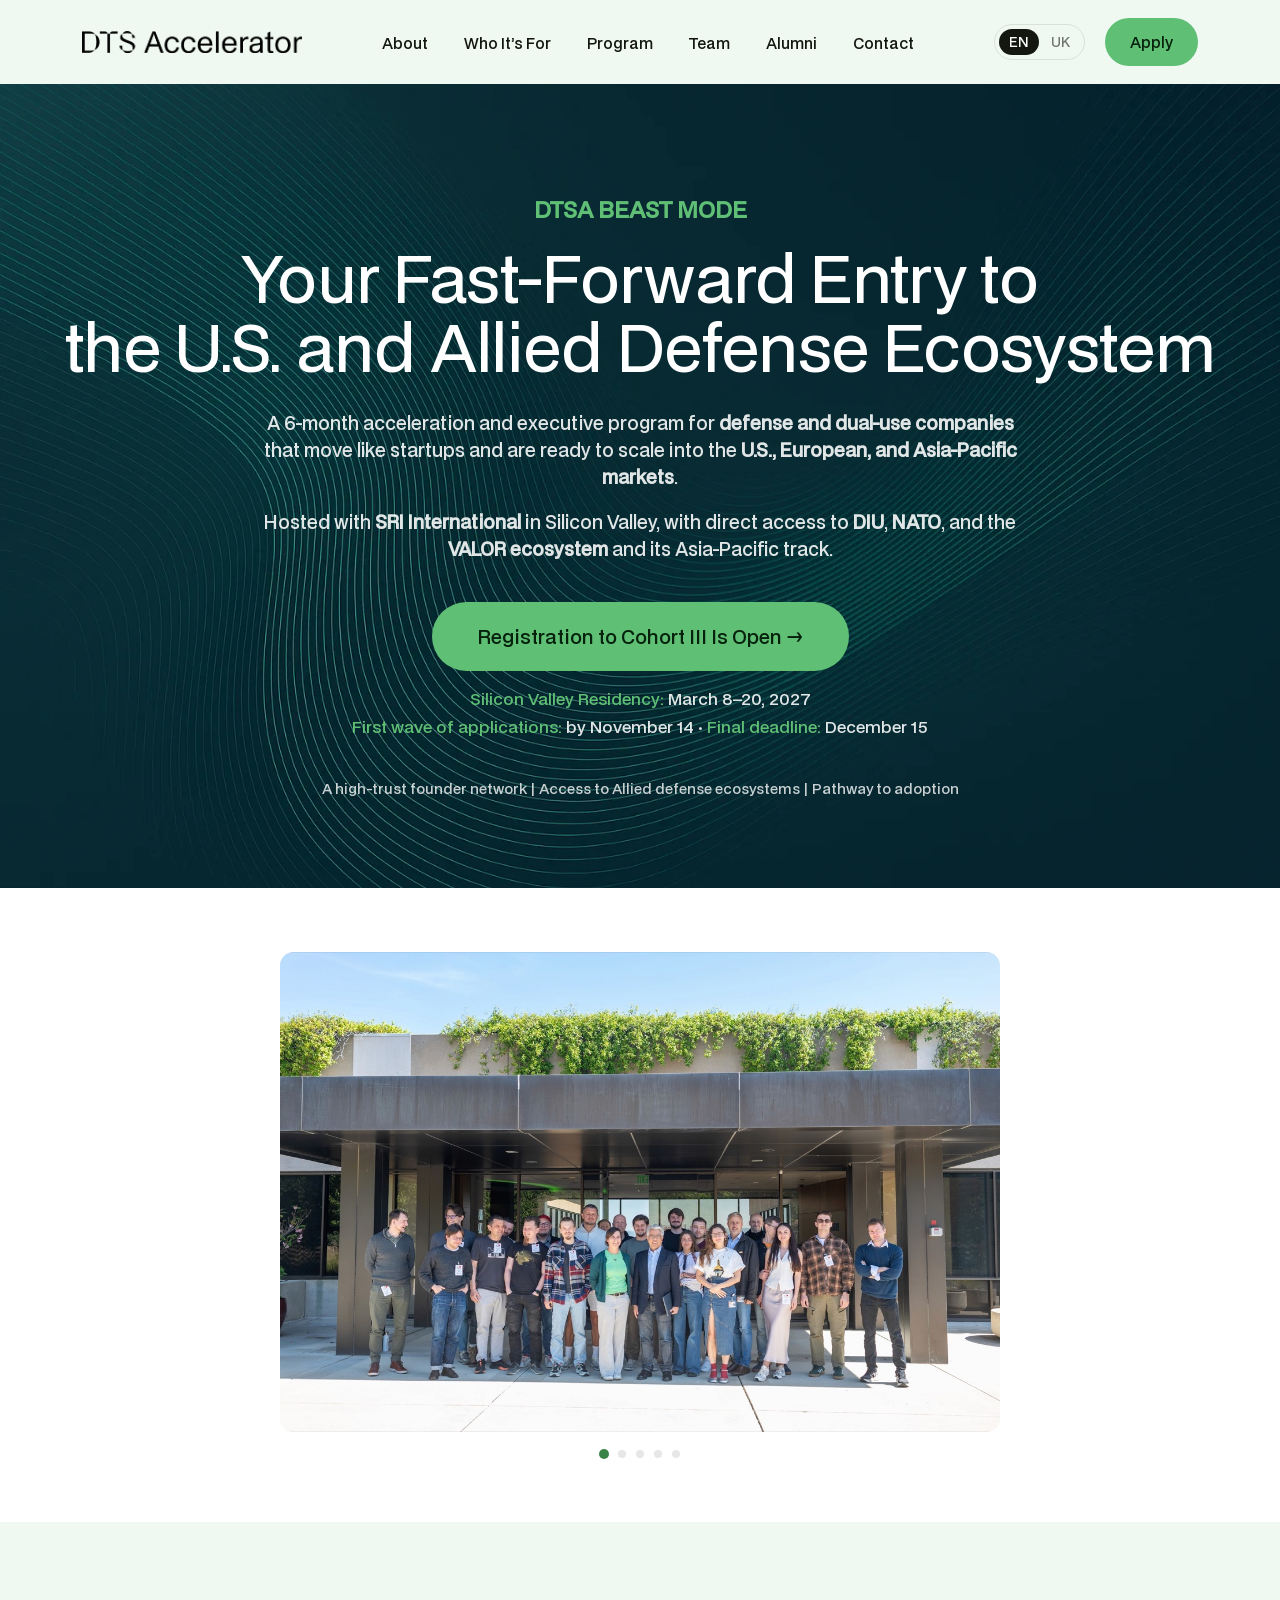
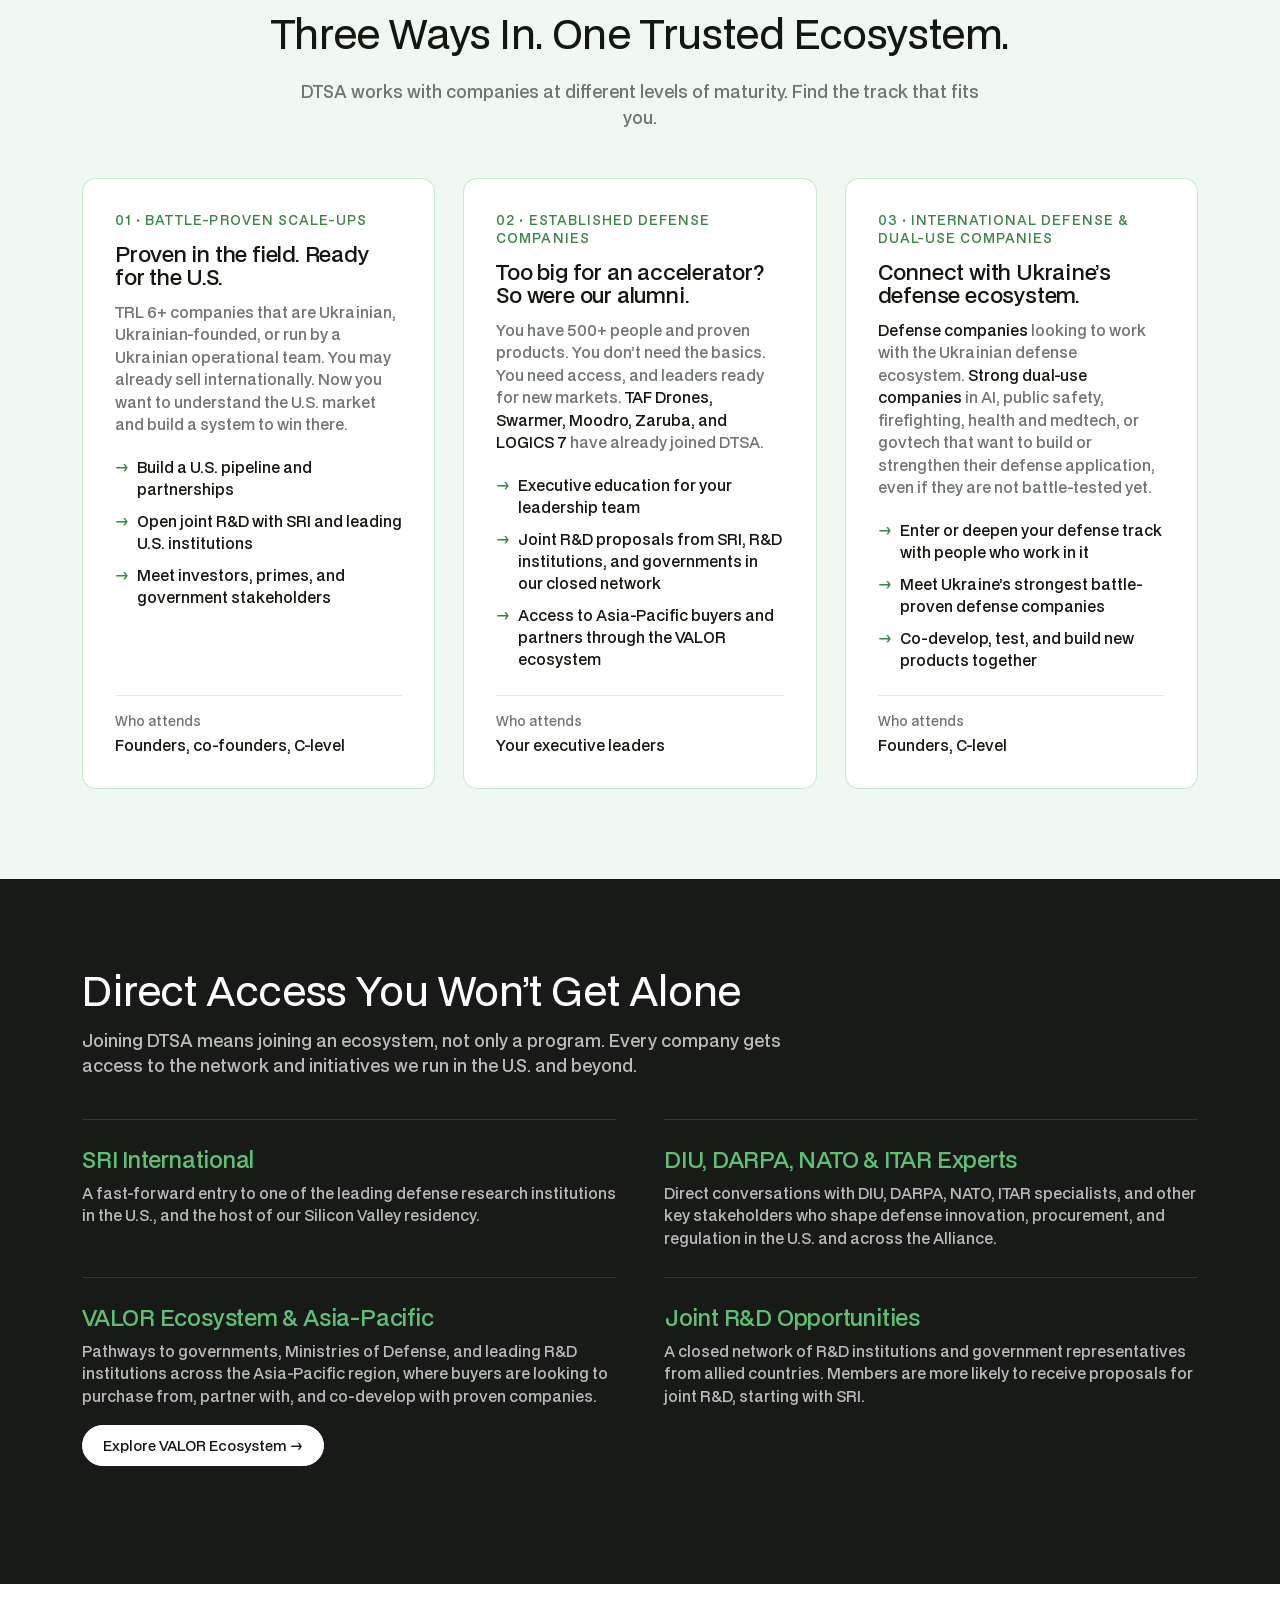
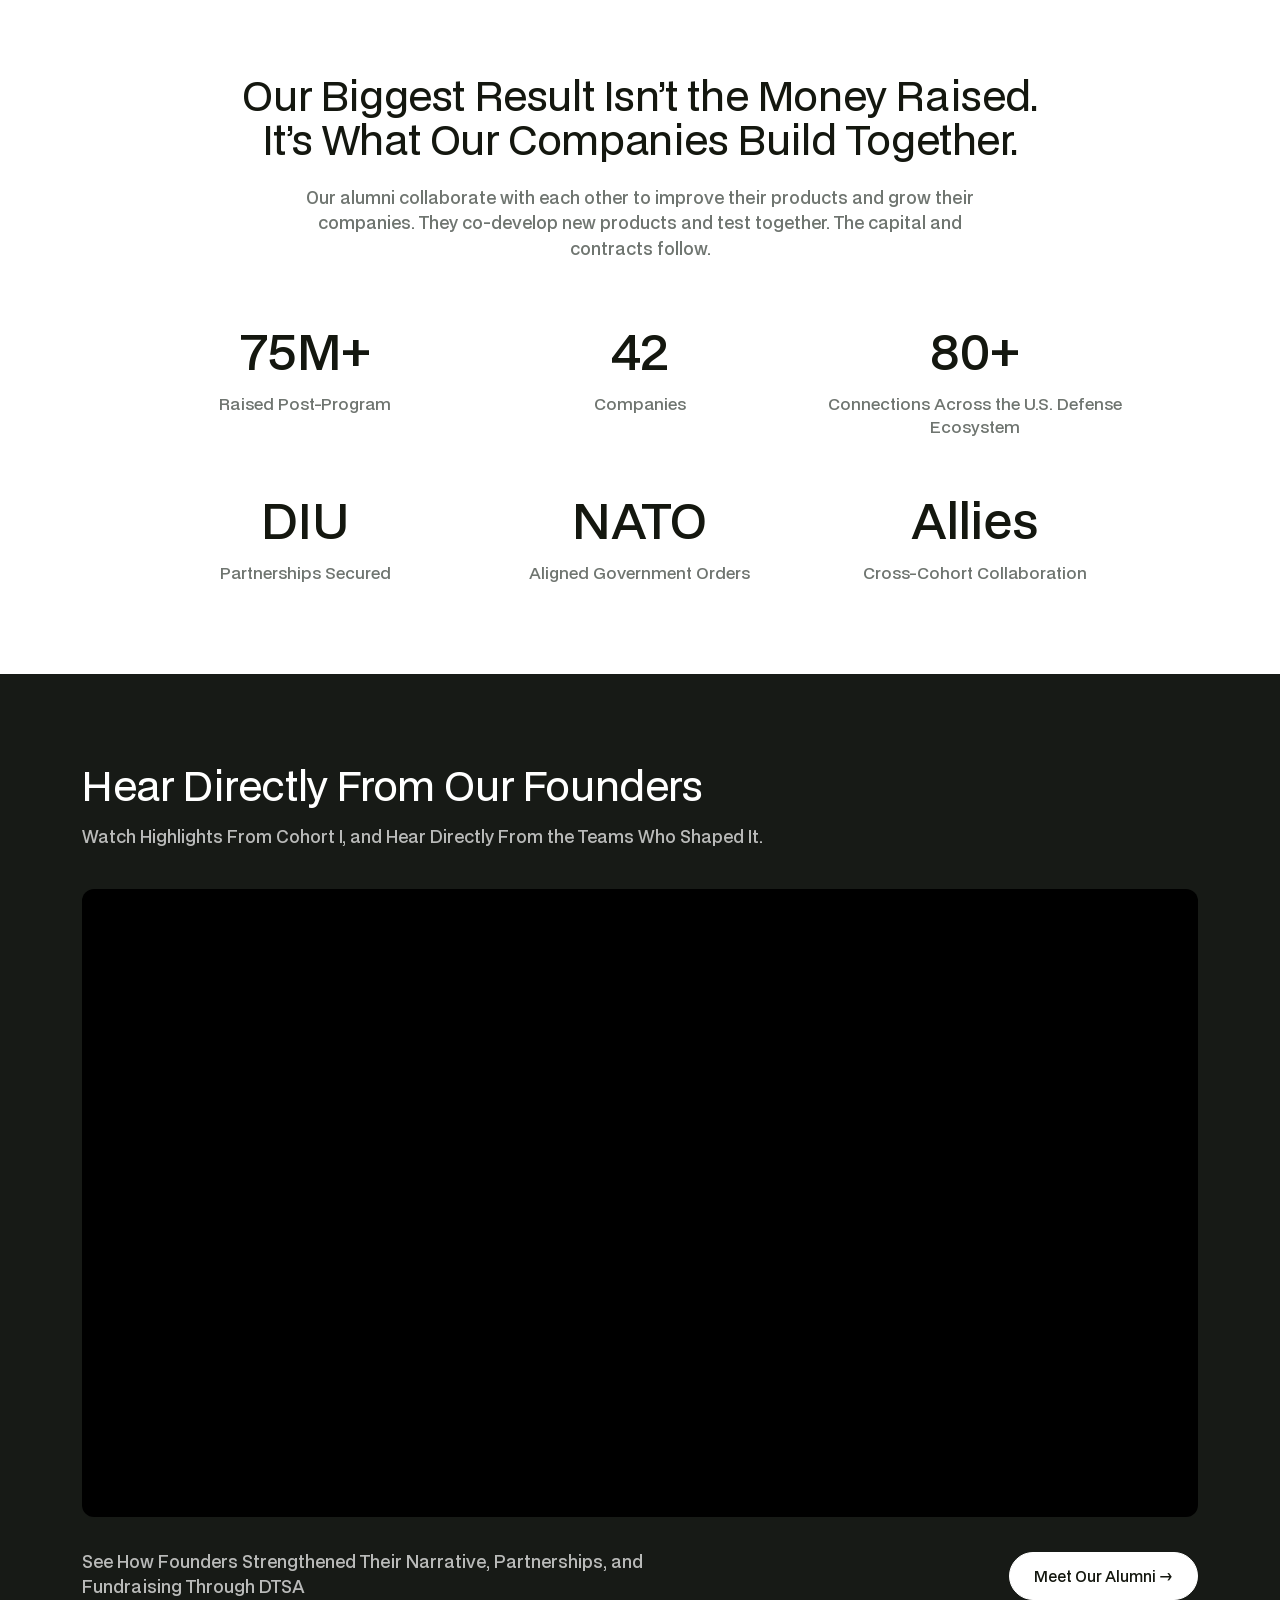
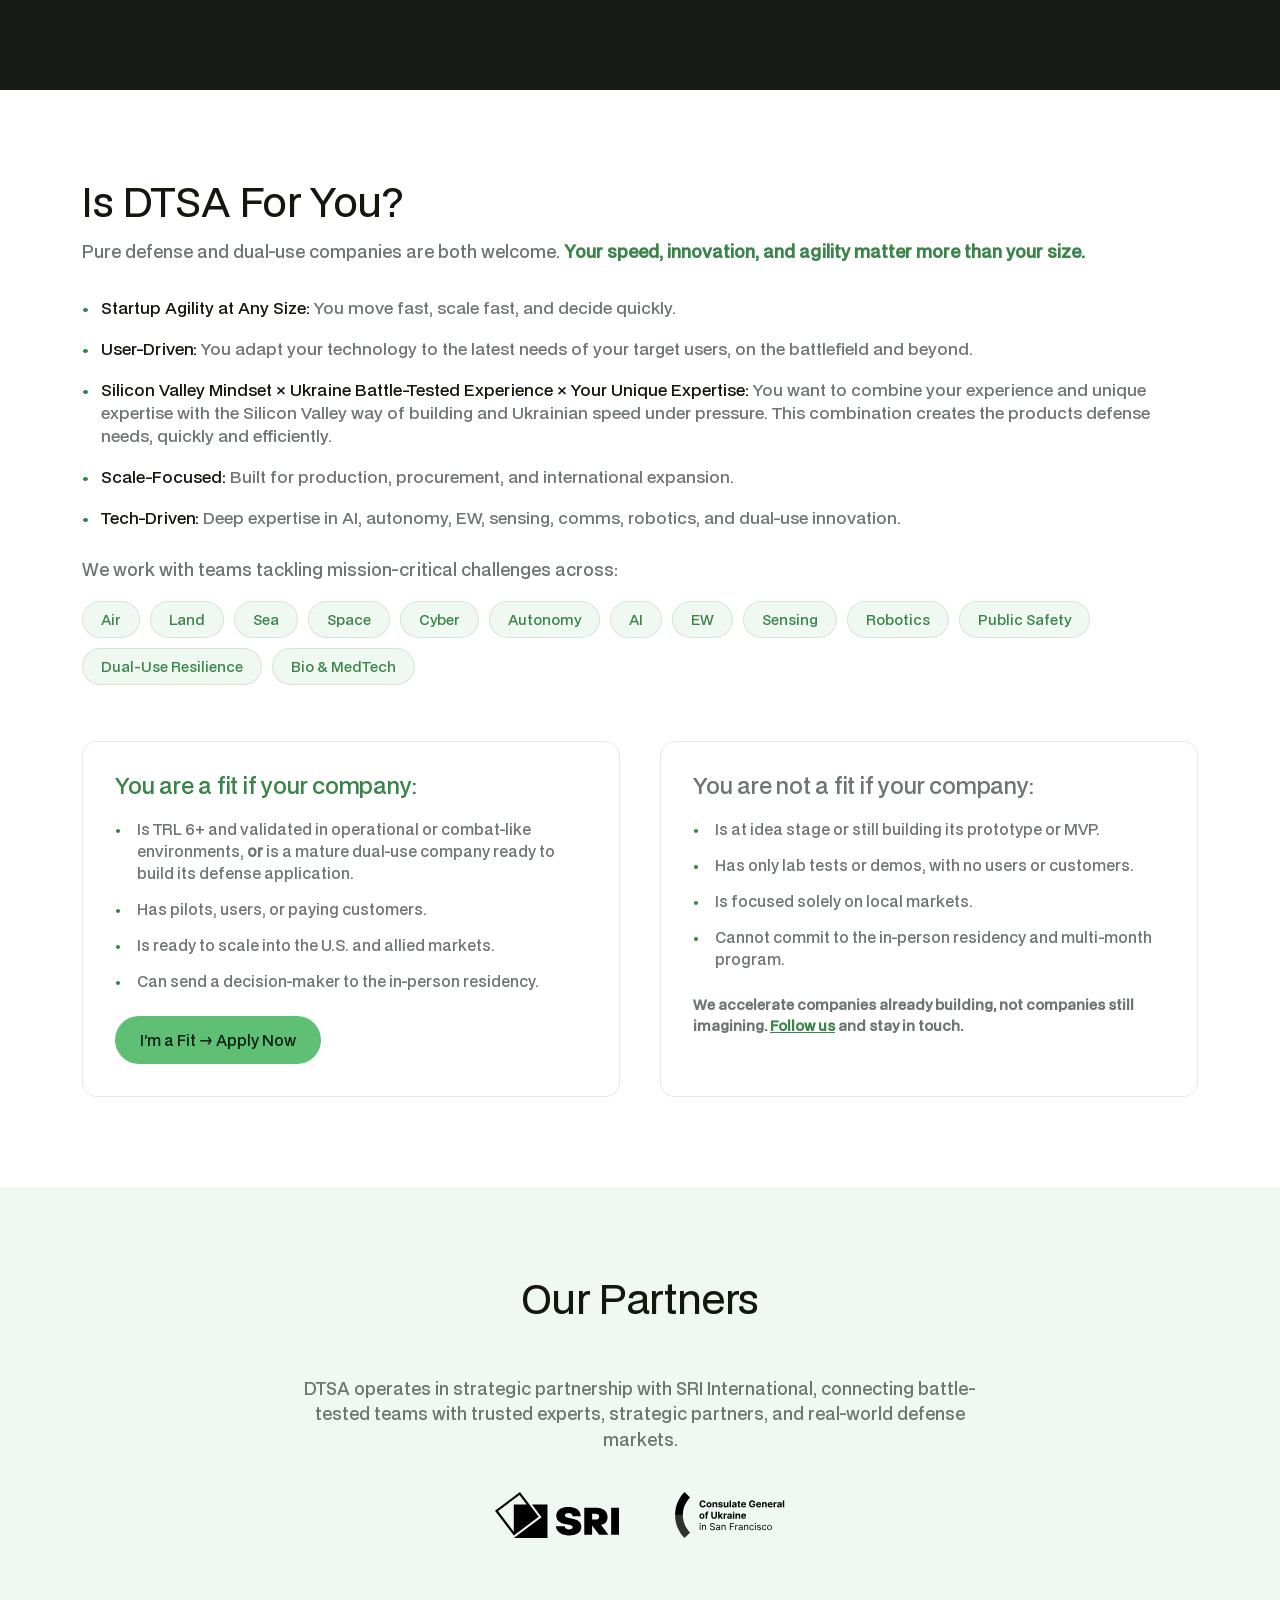
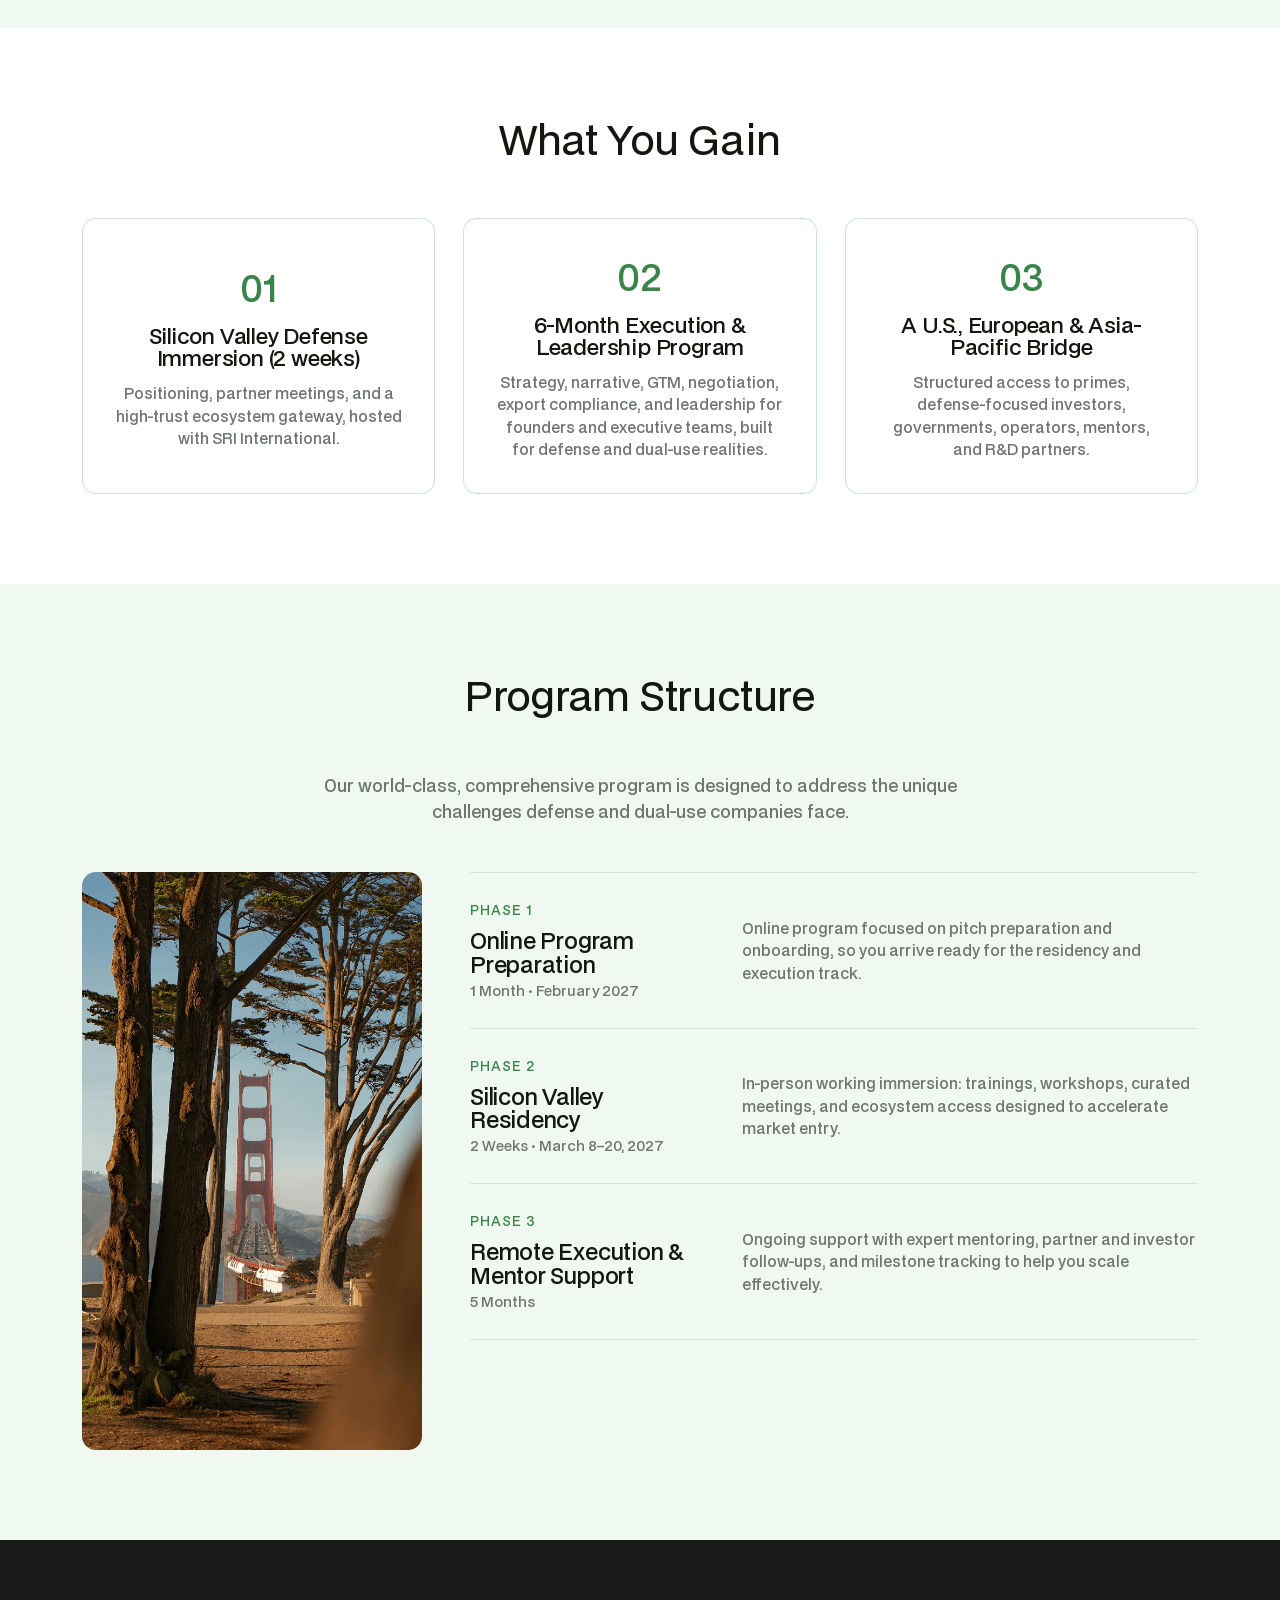
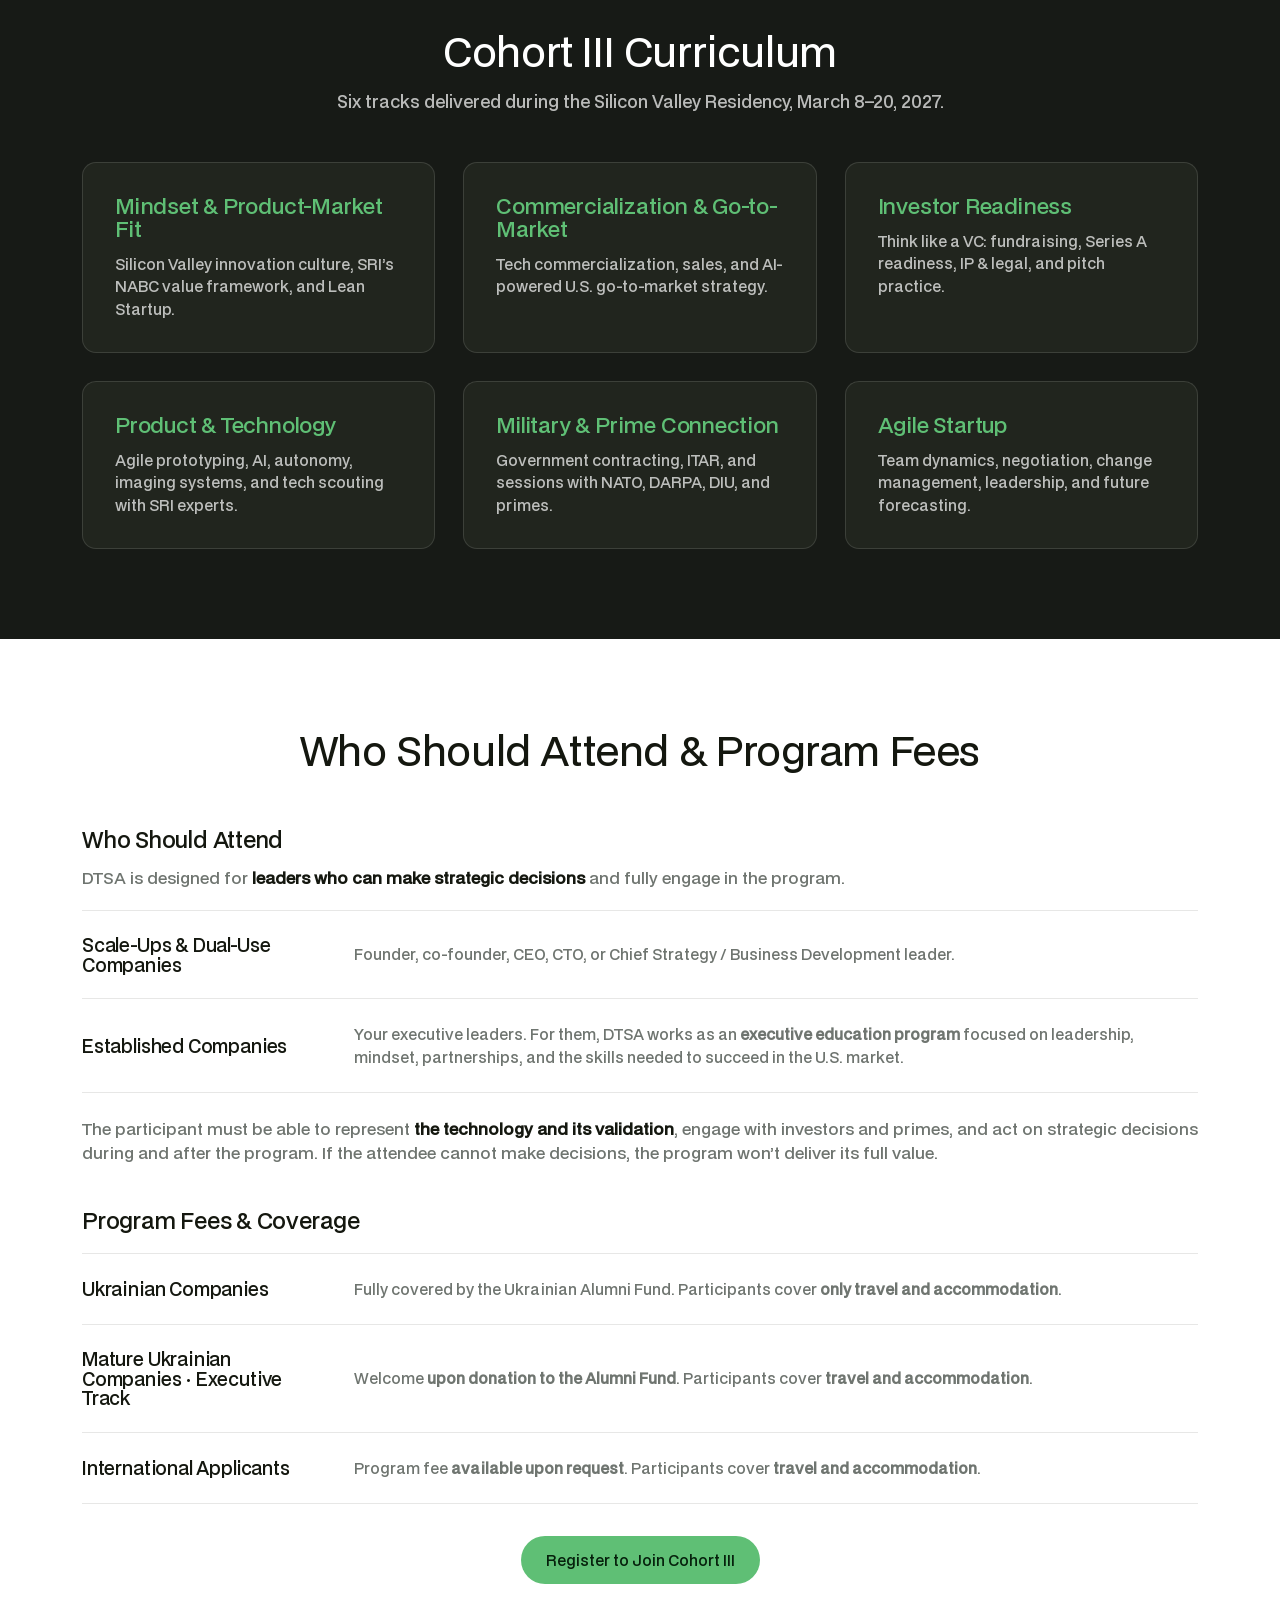
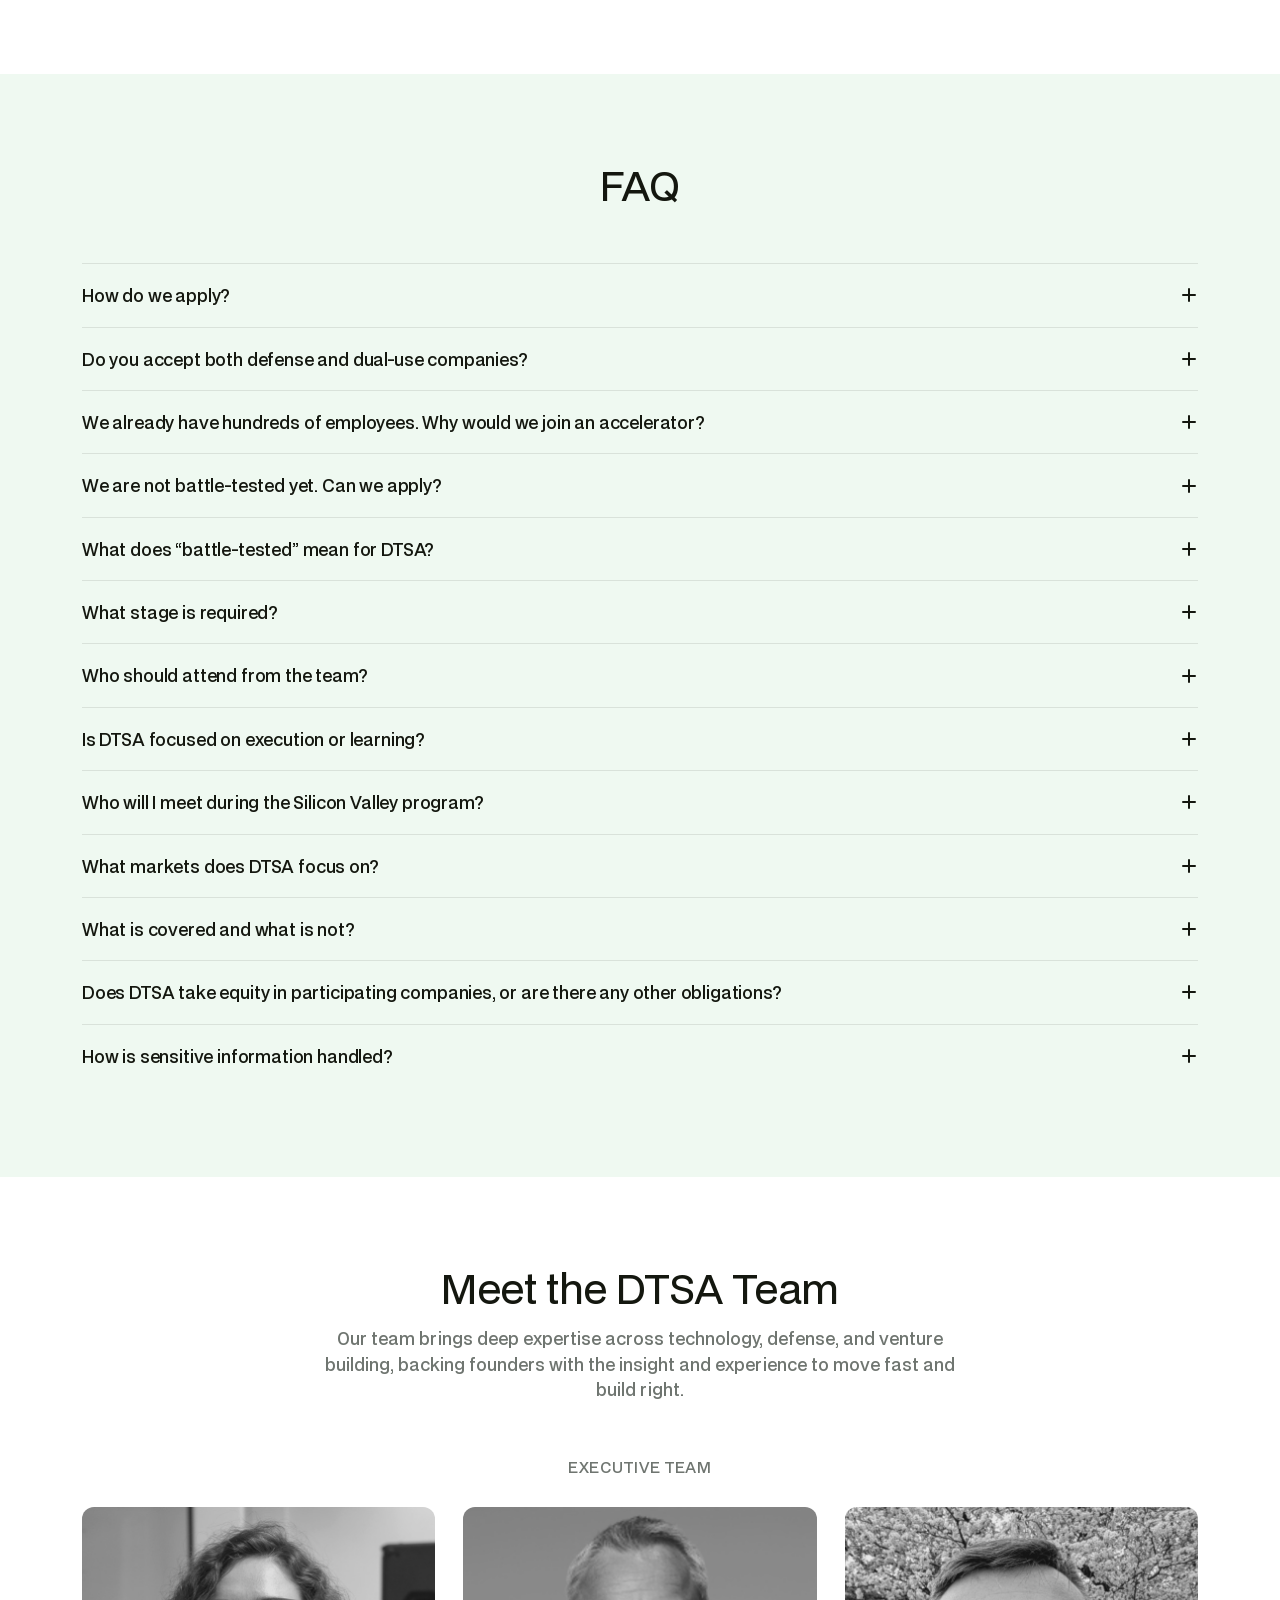
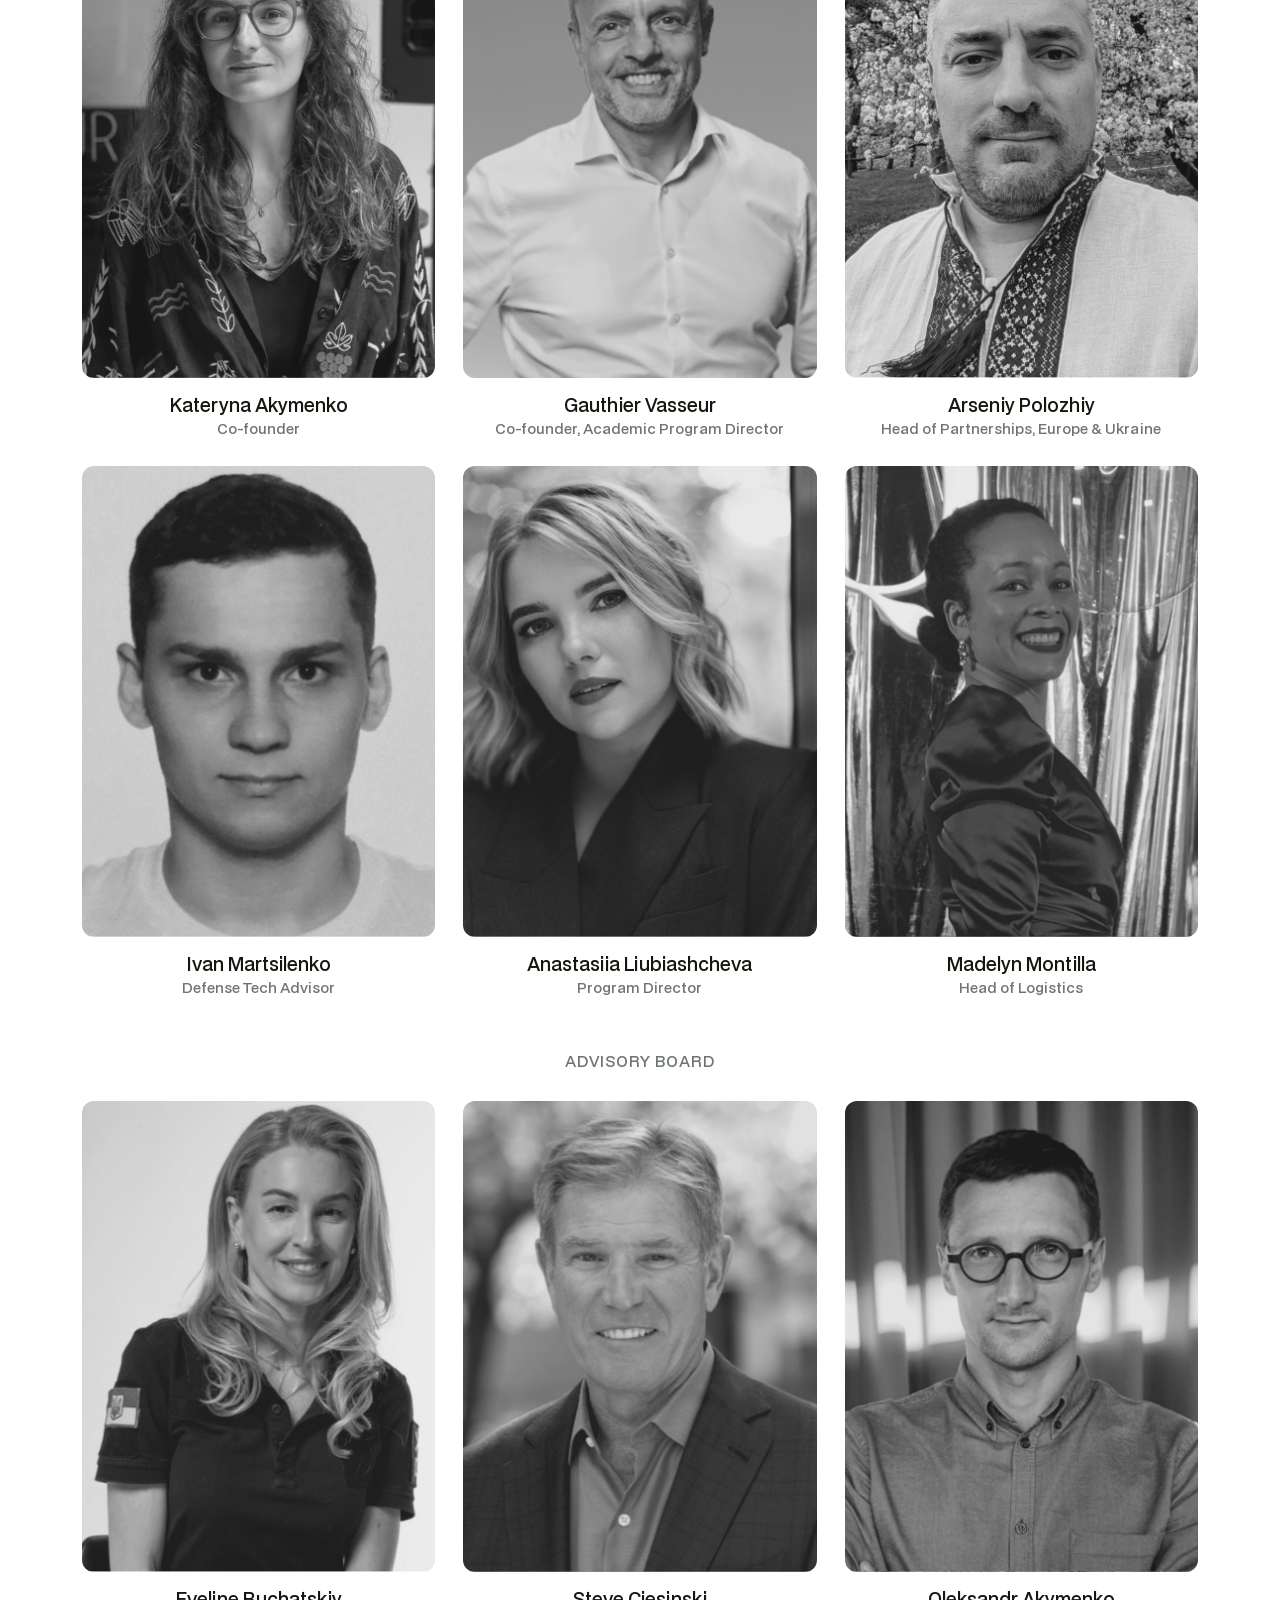
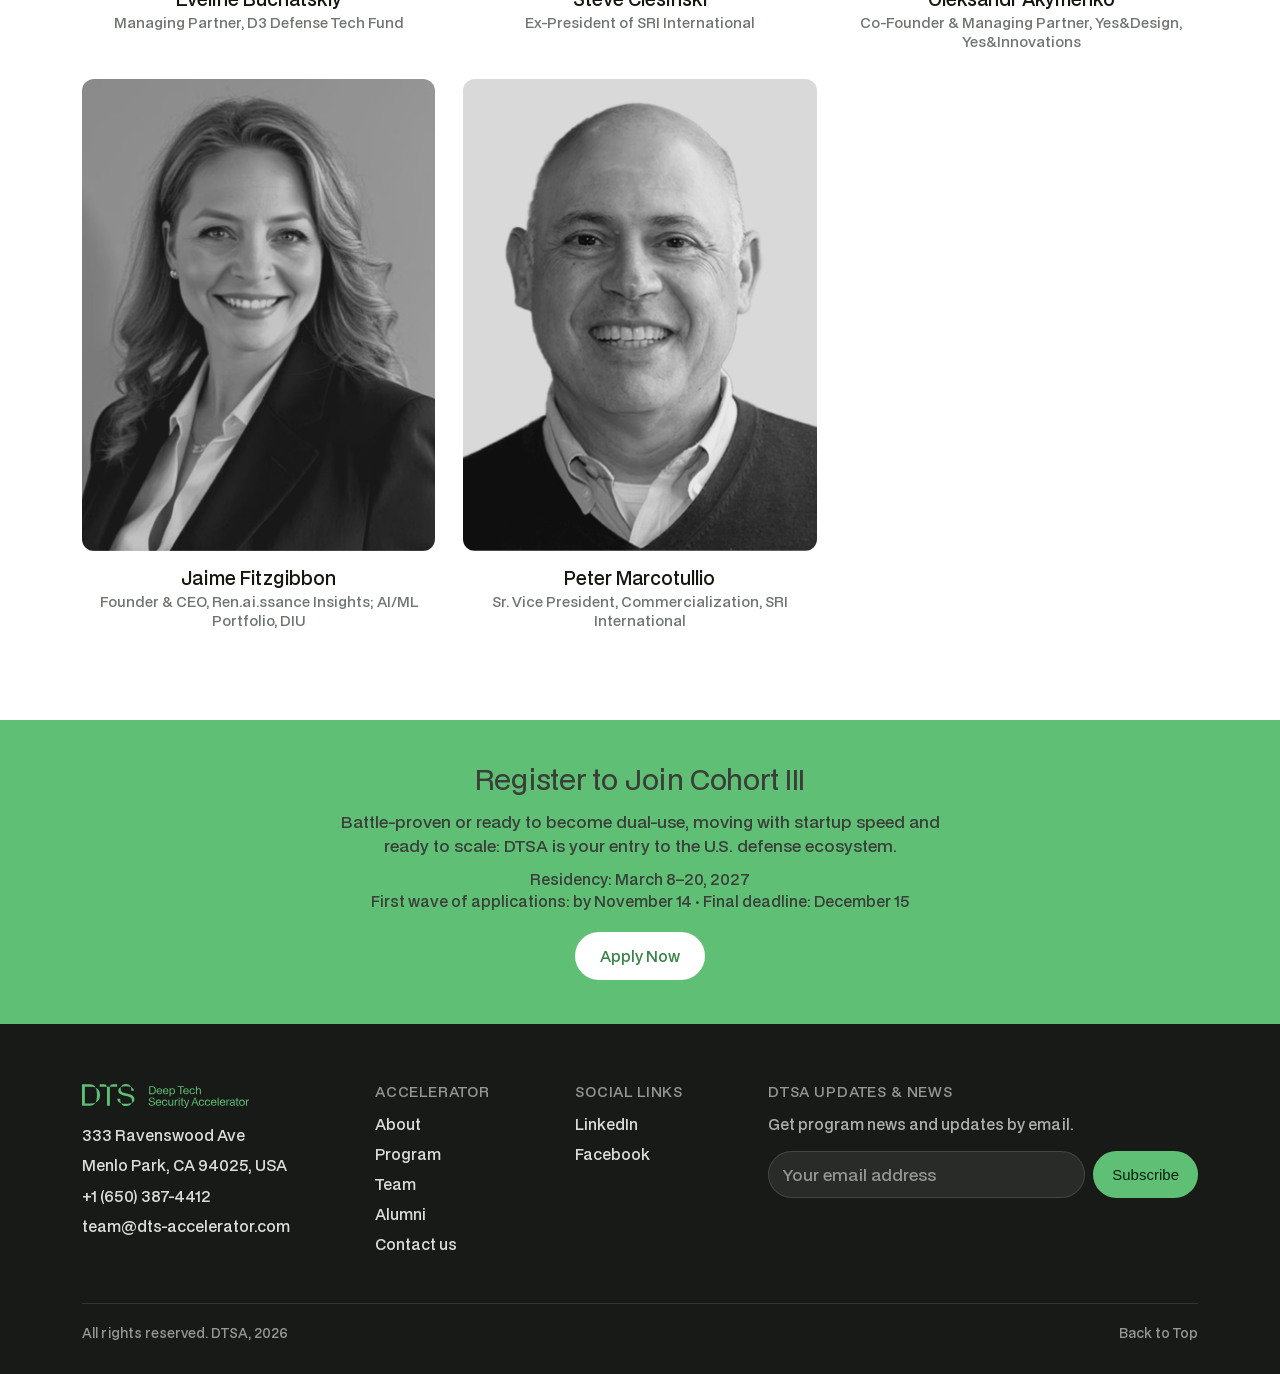
<file: index.html>
<!DOCTYPE html>
<html lang="en">
<head>
<meta charset="utf-8">
<meta name="viewport" content="width=device-width, initial-scale=1">
<title>Deep Tech Security Accelerator | Defense &amp; Dual-Use Program with SRI International</title>
<link rel="stylesheet" href="./styles.css">
</head>
<body>

<header class="site-header">
  <div class="wrap">
    <a class="logo" href="./"><img src="./images/mLPfdt1UXnucnOv0Lomkl5x9o.png" alt="DTS Accelerator" width="1873" height="187"><img class="logo-hover" src="./images/mLPfdt1UXnucnOv0Lomkl5x9o-green.png" alt="" width="1873" height="187" aria-hidden="true"></a>
    <nav>
      <ul class="main-nav">
        <li><a href="#about">About</a></li>
        <li><a href="#tracks">Who It&rsquo;s For</a></li>
        <li><a href="#program">Program</a></li>
        <li><a href="#team">Team</a></li>
        <li><a href="./alumni.html">Alumni</a></li>
        <li><a href="./contact-us.html">Contact</a></li>
      </ul>
    </nav>
    <div class="header-actions">
      <div class="lang-switch">
        <a class="active" href="./">EN</a>
        <a href="./uk/">UK</a>
      </div>
      <a class="btn btn-primary" href="https://forms.gle/uURVsMgo7BywUbKDA" target="_blank" rel="noopener">Apply</a>
    </div>
    <button class="nav-toggle" aria-label="Toggle menu" aria-expanded="false">
      <span></span><span></span><span></span>
    </button>
  </div>
</header>

<section class="hero" id="about">
  <div class="wrap" style="padding:0">
    <div class="eyebrow">DTSA BEAST MODE</div>
    <h1>Your Fast-Forward Entry to<br>the U.S. and Allied Defense Ecosystem</h1>
    <p class="lede">A 6-month acceleration and executive program for <b>defense and dual-use companies</b> that move like startups and are ready to scale into the <b>U.S., European, and Asia-Pacific markets</b>.</p>
    <p class="lede">Hosted with <b>SRI International</b> in Silicon Valley, with direct access to <b>DIU</b>, <b>NATO</b>, and the <b>VALOR ecosystem</b> and its Asia-Pacific track.</p>
    <div class="hero-actions">
      <a class="btn btn-primary btn-hero" href="https://forms.gle/uURVsMgo7BywUbKDA" target="_blank" rel="noopener">Registration to Cohort III Is&nbsp;Open&nbsp;&rarr;</a>
      <div class="hero-dates">
        <p><b>Silicon Valley Residency:</b> March 8&ndash;20, 2027</p>
        <p><span><b>First wave of applications:</b> by November 14</span><span class="sep"> &middot; </span><span><b>Final deadline:</b> December 15</span></p>
      </div>
    </div>
    <div class="taglines">A high-trust founder network | Access to Allied defense ecosystems | Pathway to adoption</div>
  </div>
</section>

<section class="photo-carousel-section">
  <div class="photo-carousel" aria-roledescription="carousel" aria-label="DTSA cohort photos">
    <div class="photo-carousel-track">
      <img class="is-active" src="./images/pXbtxjGYFY7zHiKwQMCrr6eKI.jpg" alt="DTSA cohort at SRI International" width="1250" height="832">
      <img src="./images/XBU17T70quFy3NrSGR3PQmWS75I.jpg" alt="Founders panel on stage at SRI International" width="820" height="546" loading="lazy">
      <img src="./images/jdEGOGVO1mwaPeIyOkYmYsUPMv8.jpg" alt="DTSA cohort group photo" width="1250" height="832" loading="lazy">
      <img src="./images/CCnvrqX5CnmjzCCRlw3AnhnLT4.jpg" alt="Founders networking during the residency" width="820" height="546" loading="lazy">
      <img src="./images/bkoVaLoLUnThl3KTborkkP51EYg.jpg" alt="NATO speaker joining a residency session remotely" width="820" height="545" loading="lazy">
    </div>
    <div class="photo-carousel-dots"></div>
  </div>
</section>

<section class="stats-section mint-section" id="tracks">
  <div class="wrap">
    <h2>Three Ways In. One Trusted Ecosystem.</h2>
    <p class="section-intro">DTSA works with companies at different levels of maturity. Find the track that fits you.</p>
    <div class="cards-grid tracks-grid">
      <div class="card track-card">
        <div class="track-label">01 &middot; Battle-Proven Scale-Ups</div>
        <h3>Proven in the field. Ready for the U.S.</h3>
        <p>TRL 6+ companies that are Ukrainian, Ukrainian-founded, or run by a Ukrainian operational team. You may already sell internationally. Now you want to understand the U.S. market and build a system to win there.</p>
        <ul>
          <li>Build a U.S. pipeline and partnerships</li>
          <li>Open joint R&amp;D with SRI and leading U.S. institutions</li>
          <li>Meet investors, primes, and government stakeholders</li>
        </ul>
        <div class="track-who"><span>Who attends</span>Founders, co-founders, C-level</div>
      </div>
      <div class="card track-card">
        <div class="track-label">02 &middot; Established Defense Companies</div>
        <h3>Too big for an accelerator? So were our alumni.</h3>
        <p>You have 500+ people and proven products. You don&rsquo;t need the basics. You need access, and leaders ready for new markets. <b>TAF Drones, Swarmer, Moodro, Zaruba, and LOGICS 7</b> have already joined DTSA.</p>
        <ul>
          <li>Executive education for your leadership team</li>
          <li>Joint R&amp;D proposals from SRI, R&amp;D institutions, and governments in our closed network</li>
          <li>Access to Asia-Pacific buyers and partners through the VALOR ecosystem</li>
        </ul>
        <div class="track-who"><span>Who attends</span>Your executive leaders</div>
      </div>
      <div class="card track-card">
        <div class="track-label">03 &middot; International Defense &amp; Dual-Use Companies</div>
        <h3>Connect with Ukraine&rsquo;s defense ecosystem.</h3>
        <p><b>Defense companies</b> looking to work with the Ukrainian defense ecosystem. <b>Strong dual-use companies</b> in AI, public safety, firefighting, health and medtech, or govtech that want to build or strengthen their defense application, even if they are not battle-tested yet.</p>
        <ul>
          <li>Enter or deepen your defense track with people who work in it</li>
          <li>Meet Ukraine&rsquo;s strongest battle-proven defense companies</li>
          <li>Co-develop, test, and build new products together</li>
        </ul>
        <div class="track-who"><span>Who attends</span>Founders, C-level</div>
      </div>
    </div>
  </div>
</section>

<section class="dark-section access-section">
  <div class="wrap">
    <h2>Direct Access You Won&rsquo;t Get Alone</h2>
    <p class="sub">Joining DTSA means joining an ecosystem, not only a program. Every company gets access to the network and initiatives we run in the U.S. and beyond.</p>
    <div class="access-grid">
      <div class="access-item">
        <h3>SRI International</h3>
        <p>A fast-forward entry to one of the leading defense research institutions in the U.S., and the host of our Silicon Valley residency.</p>
      </div>
      <div class="access-item">
        <h3>DIU, DARPA, NATO &amp; ITAR Experts</h3>
        <p>Direct conversations with DIU, DARPA, NATO, ITAR specialists, and other key stakeholders who shape defense innovation, procurement, and regulation in the U.S. and across the Alliance.</p>
      </div>
      <div class="access-item">
        <h3>VALOR Ecosystem &amp; Asia-Pacific</h3>
        <p>Pathways to governments, Ministries of Defense, and leading R&amp;D institutions across the Asia-Pacific region, where buyers are looking to purchase from, partner with, and co-develop with proven companies.</p>
        <a class="btn btn-ghost-dark access-btn" href="https://valor-center.com" target="_blank" rel="noopener">Explore VALOR Ecosystem &rarr;</a>
      </div>
      <div class="access-item">
        <h3>Joint R&amp;D Opportunities</h3>
        <p>A closed network of R&amp;D institutions and government representatives from allied countries. Members are more likely to receive proposals for joint R&amp;D, starting with SRI.</p>
      </div>
    </div>
  </div>
</section>

<section class="stats-section">
  <div class="wrap">
    <h2>Our Biggest Result Isn&rsquo;t the Money Raised. It&rsquo;s What Our Companies Build Together.</h2>
    <p class="section-intro">Our alumni collaborate with each other to improve their products and grow their companies. They co-develop new products and test together. The capital and contracts follow.</p>
    <div class="stats-grid">
      <div class="stat"><div class="num">75M+</div><div class="label">Raised Post-Program</div></div>
      <div class="stat"><div class="num">42</div><div class="label">Companies</div></div>
      <div class="stat"><div class="num">80+</div><div class="label">Connections Across the U.S. Defense Ecosystem</div></div>
      <div class="stat"><div class="num">DIU</div><div class="label">Partnerships Secured</div></div>
      <div class="stat"><div class="num">NATO</div><div class="label">Aligned Government Orders</div></div>
      <div class="stat"><div class="num">Allies</div><div class="label">Cross-Cohort Collaboration</div></div>
    </div>
  </div>
</section>

<section class="dark-section">
  <div class="wrap">
    <h2>Hear Directly From Our Founders</h2>
    <p class="sub" style="max-width:none">Watch Highlights From Cohort I, and Hear Directly From the Teams Who Shaped It.</p>
    <div class="video-embed">
      <iframe src="https://www.youtube.com/embed/S2DMlQbjBX8?rel=0&modestbranding=1&playsinline=1" title="SRI DTS Accelerator First Cohort" allow="accelerometer; autoplay; clipboard-write; encrypted-media; gyroscope; picture-in-picture" allowfullscreen></iframe>
    </div>
    <div class="video-row">
      <p class="sub" style="margin:0">See How Founders Strengthened Their Narrative, Partnerships, and Fundraising Through DTSA</p>
      <a class="btn btn-ghost-dark" href="./alumni.html">Meet Our Alumni &rarr;</a>
    </div>
  </div>
</section>

<section class="beast-section" id="beast-mode">
  <div class="wrap">
    <h2>Is DTSA For You?</h2>
    <p class="sub" style="margin-top:8px;max-width:none">Pure defense and dual-use companies are both welcome. <b style="color:var(--green-dark)">Your speed, innovation, and agility matter more than your size.</b></p>
    <ul class="criteria-list">
      <li><span class="dot">&bull;</span><span><b>Startup Agility at Any Size:</b> You move fast, scale fast, and decide quickly.</span></li>
      <li><span class="dot">&bull;</span><span><b>User-Driven:</b> You adapt your technology to the latest needs of your target users, on the battlefield and beyond.</span></li>
      <li><span class="dot">&bull;</span><span><b>Silicon Valley Mindset &times; Ukraine Battle-Tested Experience &times; Your Unique Expertise:</b> You want to combine your experience and unique expertise with the Silicon Valley way of building and Ukrainian speed under pressure. This combination creates the products defense needs, quickly and efficiently.</span></li>
      <li><span class="dot">&bull;</span><span><b>Scale-Focused:</b> Built for production, procurement, and international expansion.</span></li>
      <li><span class="dot">&bull;</span><span><b>Tech-Driven:</b> Deep expertise in AI, autonomy, EW, sensing, comms, robotics, and dual-use innovation.</span></li>
    </ul>
    <p class="sub" style="margin-top:28px;max-width:none">We work with teams tackling mission-critical challenges across:</p>
    <div class="domain-tags">
      <span class="domain-tag">Air</span>
      <span class="domain-tag">Land</span>
      <span class="domain-tag">Sea</span>
      <span class="domain-tag">Space</span>
      <span class="domain-tag">Cyber</span>
      <span class="domain-tag">Autonomy</span>
      <span class="domain-tag">AI</span>
      <span class="domain-tag">EW</span>
      <span class="domain-tag">Sensing</span>
      <span class="domain-tag">Robotics</span>
      <span class="domain-tag">Public Safety</span>
      <span class="domain-tag">Dual-Use Resilience</span>
      <span class="domain-tag">Bio &amp; MedTech</span>
    </div>

    <div class="fit-columns">
      <div class="fit-card">
        <h3 style="color:var(--green-dark)">You are a fit if your company:</h3>
        <ul>
          <li>Is TRL 6+ and validated in operational or combat-like environments, <b>or</b> is a mature dual-use company ready to build its defense application.</li>
          <li>Has pilots, users, or paying customers.</li>
          <li>Is ready to scale into the U.S. and allied markets.</li>
          <li>Can send a decision-maker to the in-person residency.</li>
        </ul>
        <a class="btn btn-primary" style="margin-top:24px" href="https://forms.gle/uURVsMgo7BywUbKDA" target="_blank" rel="noopener">I&rsquo;m a Fit &rarr; Apply Now</a>
      </div>
      <div class="fit-card">
        <h3 style="color:var(--gray)">You are not a fit if your company:</h3>
        <ul>
          <li>Is at idea stage or still building its prototype or MVP.</li>
          <li>Has only lab tests or demos, with no users or customers.</li>
          <li>Is focused solely on local markets.</li>
          <li>Cannot commit to the in-person residency and multi-month program.</li>
        </ul>
        <p class="sub" style="margin-top:24px;font-size:14px"><b>We accelerate companies already building, not companies still imagining. <a href="https://www.linkedin.com/company/deep-tech-security-accelerator/" target="_blank" rel="noopener" style="color:var(--green-dark);text-decoration:underline">Follow us</a> and stay in touch.</b></p>
      </div>
    </div>
  </div>
</section>

<section class="stats-section mint-section">
  <div class="wrap">
    <h2>Our Partners</h2>
    <p style="max-width:720px;margin:0 auto;font-size:17px;color:var(--gray)">DTSA operates in strategic partnership with SRI International, connecting battle-tested teams with trusted experts, strategic partners, and real-world defense markets.</p>
    <div class="partner-logos">
      <a href="https://www.sri.com/" target="_blank" rel="noopener"><img src="./images/mKsAUvrnpb5tYBS0Qqwej9Phg7I.svg" alt="SRI International" width="530" height="198" loading="lazy"></a>
      <a href="https://san-francisco.mfa.gov.ua/en" target="_blank" rel="noopener"><img src="./images/RKM6yUyMWbp8Px4PmT8kUTz1rtc.svg" alt="Consulate General of Ukraine in San Francisco" width="462" height="193" loading="lazy"></a>
    </div>
  </div>
</section>

<section class="stats-section" id="program">
  <div class="wrap">
    <h2>What You Gain</h2>
    <div class="cards-grid">
      <div class="card">
        <div class="tag">01</div>
        <h3>Silicon Valley Defense Immersion (2 weeks)</h3>
        <p>Positioning, partner meetings, and a high-trust ecosystem gateway, hosted with SRI International.</p>
      </div>
      <div class="card">
        <div class="tag">02</div>
        <h3>6-Month Execution &amp; Leadership Program</h3>
        <p>Strategy, narrative, GTM, negotiation, export compliance, and leadership for founders and executive teams, built for defense and dual-use realities.</p>
      </div>
      <div class="card">
        <div class="tag">03</div>
        <h3>A U.S., European &amp; Asia-Pacific Bridge</h3>
        <p>Structured access to primes, defense-focused investors, governments, operators, mentors, and R&amp;D partners.</p>
      </div>
    </div>
  </div>
</section>

<section class="stats-section mint-section">
  <div class="wrap">
    <h2>Program Structure</h2>
    <p style="max-width:640px;margin:0 auto;font-size:17px;color:var(--gray)">Our world-class, comprehensive program is designed to address the unique challenges defense and dual-use companies face.</p>
    <div class="phase-layout">
      <div class="phase-photo-wrap"><img class="phase-photo" src="./images/K0078iCPnDwgBdO436xhXUkf4k.jpg" alt="Golden Gate Bridge, Silicon Valley Residency location" width="630" height="1070" loading="lazy"></div>
      <div class="phase-list">
        <div class="phase">
          <div class="phase-info">
            <div class="tag">Phase 1</div>
            <h3>Online Program Preparation</h3>
            <div class="duration">1 Month &middot; February 2027</div>
          </div>
          <p>Online program focused on pitch preparation and onboarding, so you arrive ready for the residency and execution track.</p>
        </div>
        <div class="phase">
          <div class="phase-info">
            <div class="tag">Phase 2</div>
            <h3>Silicon Valley Residency</h3>
            <div class="duration">2 Weeks &middot; March 8&ndash;20, 2027</div>
          </div>
          <p>In-person working immersion: trainings, workshops, curated meetings, and ecosystem access designed to accelerate market entry.</p>
        </div>
        <div class="phase">
          <div class="phase-info">
            <div class="tag">Phase 3</div>
            <h3>Remote Execution &amp; Mentor Support</h3>
            <div class="duration">5 Months</div>
          </div>
          <p>Ongoing support with expert mentoring, partner and investor follow-ups, and milestone tracking to help you scale effectively.</p>
        </div>
      </div>
    </div>
  </div>
</section>

<section class="dark-section curriculum-section" id="curriculum">
  <div class="wrap">
    <h2>Cohort III Curriculum</h2>
    <p class="sub">Six tracks delivered during the Silicon Valley Residency, March 8&ndash;20, 2027.</p>
    <div class="cards-grid">
      <div class="card-dark">
        <h3>Mindset &amp; Product-Market Fit</h3>
        <p>Silicon Valley innovation culture, SRI&rsquo;s NABC value framework, and Lean Startup.</p>
      </div>
      <div class="card-dark">
        <h3>Commercialization &amp; Go-to-Market</h3>
        <p>Tech commercialization, sales, and AI-powered U.S. go-to-market strategy.</p>
      </div>
      <div class="card-dark">
        <h3>Investor Readiness</h3>
        <p>Think like a VC: fundraising, Series A readiness, IP &amp; legal, and pitch practice.</p>
      </div>
      <div class="card-dark">
        <h3>Product &amp; Technology</h3>
        <p>Agile prototyping, AI, autonomy, imaging systems, and tech scouting with SRI experts.</p>
      </div>
      <div class="card-dark">
        <h3>Military &amp; Prime Connection</h3>
        <p>Government contracting, ITAR, and sessions with NATO, DARPA, DIU, and primes.</p>
      </div>
      <div class="card-dark">
        <h3>Agile Startup</h3>
        <p>Team dynamics, negotiation, change management, leadership, and future forecasting.</p>
      </div>
    </div>
  </div>
</section>

<section class="stats-section">
  <div class="wrap">
    <h2>Who Should Attend &amp; Program Fees</h2>
    <div class="attend-fees-layout">
      <h3 style="font-size:22px;font-weight:500;margin-bottom:14px">Who Should Attend</h3>
      <p style="font-size:16px;color:var(--gray)">DTSA is designed for <b style="color:var(--ink)">leaders who can make strategic decisions</b> and fully engage in the program.</p>
      <div class="fee-rows">
        <div class="fee-row">
          <h4>Scale-Ups &amp; Dual-Use Companies</h4>
          <p>Founder, co-founder, CEO, CTO, or Chief Strategy / Business Development leader.</p>
        </div>
        <div class="fee-row">
          <h4>Established Companies</h4>
          <p>Your executive leaders. For them, DTSA works as an <b>executive education program</b> focused on leadership, mindset, partnerships, and the skills needed to succeed in the U.S. market.</p>
        </div>
      </div>
      <p style="margin-top:24px;font-size:16px;color:var(--gray)">The participant must be able to represent <b style="color:var(--ink)">the technology and its validation</b>, engage with investors and primes, and act on strategic decisions during and after the program. If the attendee cannot make decisions, the program won&rsquo;t deliver its full value.</p>

      <h3 style="font-size:22px;font-weight:500;margin:44px 0 0">Program Fees &amp; Coverage</h3>
      <div class="fee-rows">
        <div class="fee-row">
          <h4>Ukrainian Companies</h4>
          <p>Fully covered by the Ukrainian Alumni Fund. Participants cover <b>only travel and accommodation</b>.</p>
        </div>
        <div class="fee-row">
          <h4>Mature Ukrainian Companies &middot; Executive Track</h4>
          <p>Welcome <b>upon donation to the Alumni Fund</b>. Participants cover <b>travel and accommodation</b>.</p>
        </div>
        <div class="fee-row">
          <h4>International Applicants</h4>
          <p>Program fee <b>available upon request</b>. Participants cover <b>travel and accommodation</b>.</p>
        </div>
      </div>
    </div>
    <a class="btn btn-primary" style="margin-top:32px" href="https://forms.gle/uURVsMgo7BywUbKDA" target="_blank" rel="noopener">Register to Join Cohort III</a>
  </div>
</section>

<section class="stats-section mint-section">
  <div class="wrap">
    <h2>FAQ</h2>
    <div class="faq-list">
      <details class="faq-item" name="faq"><summary><h3 class="q">How do we apply?</h3><span class="icon" aria-hidden="true"></span></summary><div class="a">Fill in our <a href="https://forms.gle/uURVsMgo7BywUbKDA" target="_blank" rel="noopener" style="color:var(--green-dark);text-decoration:underline">application form</a> (don&rsquo;t forget to include your pitch deck and video pitch) &rarr; we will invite you to a 15&ndash;30 minute interview in November (please monitor your email) &rarr; our committee will evaluate all applicants &rarr; you will receive feedback in mid-December.</div></details>
      <details class="faq-item" name="faq"><summary><h3 class="q">Do you accept both defense and dual-use companies?</h3><span class="icon" aria-hidden="true"></span></summary><div class="a">Yes. DTSA welcomes both pure defense and dual-use companies.</div></details>
      <details class="faq-item" name="faq"><summary><h3 class="q">We already have hundreds of employees. Why would we join an accelerator?</h3><span class="icon" aria-hidden="true"></span></summary><div class="a"><p>Because the value is access, not the basics. Several of our alumni are large, established companies, including TAF Drones, Swarmer, Moodro, Zaruba, and LOGICS 7. They joined to keep innovating and to build their international presence.</p><p>Through DTSA you get a fast-forward entry to SRI International, direct access to DIU and NATO, and integration into the VALOR ecosystem with its Asia-Pacific track. Members of our closed network are also more likely to receive joint R&amp;D proposals from SRI, other leading R&amp;D institutions, and government representatives from allied countries. Your executive leaders can join as an executive education program.</p></div></details>
      <details class="faq-item" name="faq"><summary><h3 class="q">We are not battle-tested yet. Can we apply?</h3><span class="icon" aria-hidden="true"></span></summary><div class="a">Yes, if you are a mature company that wants to explore the defense application of your technology, for example in AI, public safety, firefighting, health and medtech, or govtech. You will enter the defense world alongside Ukraine&rsquo;s strongest battle-proven companies and can collaborate with them on new products and testing.</div></details>
      <details class="faq-item" name="faq"><summary><h3 class="q">What does &ldquo;battle-tested&rdquo; mean for DTSA?</h3><span class="icon" aria-hidden="true"></span></summary><div class="a">Operational validation in real-world or combat-like environments.</div></details>
      <details class="faq-item" name="faq"><summary><h3 class="q">What stage is required?</h3><span class="icon" aria-hidden="true"></span></summary><div class="a">Defense companies should be TRL 6+ with operational validation. In exceptional cases, we may consider TRL 4&ndash;5 companies that have completed operational validation. Dual-use companies should be mature, with users or customers in their current markets.</div></details>
      <details class="faq-item" name="faq"><summary><h3 class="q">Who should attend from the team?</h3><span class="icon" aria-hidden="true"></span></summary><div class="a">A founder or senior decision-maker (CEO/CTO/Strategy/BD). Established companies can send their executive leaders through the executive education track.</div></details>
      <details class="faq-item" name="faq"><summary><h3 class="q">Is DTSA focused on execution or learning?</h3><span class="icon" aria-hidden="true"></span></summary><div class="a"><p>Both. We focus on execution: procurement readiness, market entry, partnerships, and scaling. But there is no right execution without constant learning.</p><p>At DTSA you learn from the best: founders who have made more than one exit, investors who actively invest in defense and dual-use, mentors and educators, and people who have built multi-billion-dollar global companies.</p></div></details>
      <details class="faq-item" name="faq"><summary><h3 class="q">Who will I meet during the Silicon Valley program?</h3><span class="icon" aria-hidden="true"></span></summary><div class="a"><p>The DTSA Silicon Valley Residency is designed to give you a clear understanding of how the U.S. defense market operates, how to navigate it, and how to position your company for successful integration into the American defense ecosystem.</p><p>Throughout the program, we bring together leading experts, industry practitioners, investors, and decision-makers who can share firsthand knowledge and experience.</p><p>During the residency, you will have the opportunity to meet:</p><ul><li>SRI International team &mdash; DTSA&rsquo;s key program partner and one of Silicon Valley&rsquo;s leading R&amp;D institutions, with over 70 years of experience in groundbreaking innovation, cutting-edge research, and transforming advanced technologies into real-world applications.</li><li>Representatives and experts from organizations such as DIU, DARPA, and NATO, as well as ITAR specialists, who can help you understand U.S. defense procurement, government engagement, regulatory requirements, and collaboration opportunities.</li><li>Experienced serial entrepreneurs and founders who have successfully built, scaled, and exited multiple companies, sharing practical lessons from their entrepreneurial journeys.</li><li>Leading experts from Stanford University and UC Berkeley, offering insights into innovation, entrepreneurship, technology commercialization, and business development.</li><li>Active defense investors and venture capital professionals who are currently investing in defense and dual-use technologies, sharing their perspectives on investment opportunities, fundraising, and scaling in the U.S. market.</li></ul><p>Beyond expert sessions, the program includes Demo Day and networking mixers.</p><p>At our Demo Day, we invite investors, international delegations, government representatives, and other key stakeholders to discover the participating companies and explore potential opportunities for cooperation.</p><p>Through our networking mixers, you will connect with the local Silicon Valley ecosystem, expand your professional network, and develop relationships that may lead to future partnerships.</p><p>Equally important, DTSA is built around creating a trusted environment within each cohort. You will spend two weeks alongside exceptional founders and fellow defense innovators, exchanging experiences, discussing challenges, learning from one another, and building relationships that extend far beyond the residency.</p></div></details>
      <details class="faq-item" name="faq"><summary><h3 class="q">What markets does DTSA focus on?</h3><span class="icon" aria-hidden="true"></span></summary><div class="a">The U.S., Europe, and the Asia-Pacific region.</div></details>
      <details class="faq-item" name="faq"><summary><h3 class="q">What is covered and what is not?</h3><span class="icon" aria-hidden="true"></span></summary><div class="a">For Ukrainian companies, participation is fully covered by the Ukrainian Alumni Fund. Executive leaders of Ukrainian companies are welcome on the executive track upon donation to the Alumni Fund. For international applicants, the program fee is available upon request. In all cases, participants cover travel and accommodation.</div></details>
      <details class="faq-item" name="faq"><summary><h3 class="q">Does DTSA take equity in participating companies, or are there any other obligations?</h3><span class="icon" aria-hidden="true"></span></summary><div class="a"><p>No, DTSA does not take any equity in participating companies.</p><p>DTSA was established at the beginning of the full-scale invasion of Ukraine as a mission-driven initiative to help Ukrainian defense companies integrate into the Silicon Valley ecosystem and enter the U.S. market.</p><p>Initially, the program was designed exclusively for Ukrainian companies. Since then, we have expanded our mission and now also welcome international teams interested in collaborating with Ukrainian defense innovators and seeing the U.S. market as an opportunity to scale their businesses.</p><p>Our commitment to supporting Ukrainian defense innovation remains unchanged, which is why participation fees are waived for Ukrainian companies.</p><p>Following our first cohort, we established the DTSA Alumni Fund, which allows our alumni companies to voluntarily contribute to support future cohorts and create similar opportunities for the next generation of defense innovators.</p><p>These contributions are entirely voluntary and not required for participation.</p></div></details>
      <details class="faq-item" name="faq"><summary><h3 class="q">How is sensitive information handled?</h3><span class="icon" aria-hidden="true"></span></summary><div class="a">Share only what is required for evaluation and partnership conversations.</div></details>
    </div>
  </div>
</section>

<section class="team-section" id="team">
  <div class="wrap">
    <h2>Meet the DTSA Team</h2>
    <p class="sub">Our team brings deep expertise across technology, defense, and venture building, backing founders with the insight and experience to move fast and build right.</p>

    <h3 style="font-size:15px;font-weight:500;text-transform:uppercase;letter-spacing:0.06em;color:var(--gray);margin-top:56px">Executive Team</h3>
    <div class="team-grid">
      <a class="team-card" href="https://www.linkedin.com/in/katerynadidyk/" target="_blank" rel="noopener"><img src="./images/rsqMFrqrv0SOKKTyIBKCGE06X8.jpg" alt="Kateryna Akymenko" width="805" height="950" loading="lazy"><span class="linkedin-icon" aria-hidden="true"><svg viewBox="0 0 24 24"><path d="M4.98 3.5C4.98 4.88 3.87 6 2.49 6S0 4.88 0 3.5 1.11 1 2.49 1s2.49 1.12 2.49 2.5zM.24 8.25h4.5V23h-4.5V8.25zM8.5 8.25h4.31v2.02h.06c.6-1.14 2.07-2.34 4.26-2.34 4.56 0 5.4 3 5.4 6.9V23h-4.5v-6.7c0-1.6-.03-3.66-2.23-3.66-2.24 0-2.58 1.75-2.58 3.55V23h-4.5V8.25z"/></svg></span><div class="name">Kateryna Akymenko</div><div class="role">Co-founder</div></a>
      <a class="team-card" href="https://www.linkedin.com/in/gauthiervasseur/" target="_blank" rel="noopener"><img src="./images/mRAmx3rsM0FHgxCGpZpoZL05lFw.jpg" alt="Gauthier Vasseur" width="805" height="950" loading="lazy"><span class="linkedin-icon" aria-hidden="true"><svg viewBox="0 0 24 24"><path d="M4.98 3.5C4.98 4.88 3.87 6 2.49 6S0 4.88 0 3.5 1.11 1 2.49 1s2.49 1.12 2.49 2.5zM.24 8.25h4.5V23h-4.5V8.25zM8.5 8.25h4.31v2.02h.06c.6-1.14 2.07-2.34 4.26-2.34 4.56 0 5.4 3 5.4 6.9V23h-4.5v-6.7c0-1.6-.03-3.66-2.23-3.66-2.24 0-2.58 1.75-2.58 3.55V23h-4.5V8.25z"/></svg></span><div class="name">Gauthier Vasseur</div><div class="role">Co-founder, Academic Program Director</div></a>
      <a class="team-card" href="https://www.linkedin.com/in/arseniy-polozhiy-26793583/" target="_blank" rel="noopener"><img src="./images/fBM6CyGNg3luQUBdWBH9vNfPhmI.jpg" alt="Arseniy Polozhiy" width="805" height="950" loading="lazy"><span class="linkedin-icon" aria-hidden="true"><svg viewBox="0 0 24 24"><path d="M4.98 3.5C4.98 4.88 3.87 6 2.49 6S0 4.88 0 3.5 1.11 1 2.49 1s2.49 1.12 2.49 2.5zM.24 8.25h4.5V23h-4.5V8.25zM8.5 8.25h4.31v2.02h.06c.6-1.14 2.07-2.34 4.26-2.34 4.56 0 5.4 3 5.4 6.9V23h-4.5v-6.7c0-1.6-.03-3.66-2.23-3.66-2.24 0-2.58 1.75-2.58 3.55V23h-4.5V8.25z"/></svg></span><div class="name">Arseniy Polozhiy</div><div class="role">Head of Partnerships, Europe &amp; Ukraine</div></a>
      <a class="team-card" href="https://www.linkedin.com/in/ivanmartsilenko/" target="_blank" rel="noopener"><img src="./images/kUI5dOIb5h6IYKpwptVGgSI7k.jpg" alt="Ivan Martsilenko" width="805" height="950" loading="lazy"><span class="linkedin-icon" aria-hidden="true"><svg viewBox="0 0 24 24"><path d="M4.98 3.5C4.98 4.88 3.87 6 2.49 6S0 4.88 0 3.5 1.11 1 2.49 1s2.49 1.12 2.49 2.5zM.24 8.25h4.5V23h-4.5V8.25zM8.5 8.25h4.31v2.02h.06c.6-1.14 2.07-2.34 4.26-2.34 4.56 0 5.4 3 5.4 6.9V23h-4.5v-6.7c0-1.6-.03-3.66-2.23-3.66-2.24 0-2.58 1.75-2.58 3.55V23h-4.5V8.25z"/></svg></span><div class="name">Ivan Martsilenko</div><div class="role">Defense Tech Advisor</div></a>
      <a class="team-card" href="https://www.linkedin.com/in/anastasiia-liubiashcheva-841b451a0/" target="_blank" rel="noopener"><img src="./images/cLw20u9sYuxZ5hUjWNVkZH9zpZs.jpg" alt="Anastasiia Liubiashcheva" style="object-position:70% center" width="805" height="950" loading="lazy"><span class="linkedin-icon" aria-hidden="true"><svg viewBox="0 0 24 24"><path d="M4.98 3.5C4.98 4.88 3.87 6 2.49 6S0 4.88 0 3.5 1.11 1 2.49 1s2.49 1.12 2.49 2.5zM.24 8.25h4.5V23h-4.5V8.25zM8.5 8.25h4.31v2.02h.06c.6-1.14 2.07-2.34 4.26-2.34 4.56 0 5.4 3 5.4 6.9V23h-4.5v-6.7c0-1.6-.03-3.66-2.23-3.66-2.24 0-2.58 1.75-2.58 3.55V23h-4.5V8.25z"/></svg></span><div class="name">Anastasiia Liubiashcheva</div><div class="role">Program Director</div></a>
      <a class="team-card" href="https://www.linkedin.com/in/madelynmontilla/" target="_blank" rel="noopener"><img src="./images/uzwfmyMVAf1rqTEZ3YvWND9FpxA.jpg" alt="Madelyn Montilla" style="object-position:68% center" width="805" height="950" loading="lazy"><span class="linkedin-icon" aria-hidden="true"><svg viewBox="0 0 24 24"><path d="M4.98 3.5C4.98 4.88 3.87 6 2.49 6S0 4.88 0 3.5 1.11 1 2.49 1s2.49 1.12 2.49 2.5zM.24 8.25h4.5V23h-4.5V8.25zM8.5 8.25h4.31v2.02h.06c.6-1.14 2.07-2.34 4.26-2.34 4.56 0 5.4 3 5.4 6.9V23h-4.5v-6.7c0-1.6-.03-3.66-2.23-3.66-2.24 0-2.58 1.75-2.58 3.55V23h-4.5V8.25z"/></svg></span><div class="name">Madelyn Montilla</div><div class="role">Head of Logistics</div></a>
    </div>

    <h3 style="font-size:15px;font-weight:500;text-transform:uppercase;letter-spacing:0.06em;color:var(--gray);margin-top:56px">Advisory Board</h3>
    <div class="team-grid">
      <a class="team-card" href="https://www.linkedin.com/in/eveline-buchatskiy" target="_blank" rel="noopener"><img src="./images/GUBh8oBpI7PdAfOuIGh9lLxPYR0.jpg" alt="Eveline Buchatskiy" width="805" height="950" loading="lazy"><span class="linkedin-icon" aria-hidden="true"><svg viewBox="0 0 24 24"><path d="M4.98 3.5C4.98 4.88 3.87 6 2.49 6S0 4.88 0 3.5 1.11 1 2.49 1s2.49 1.12 2.49 2.5zM.24 8.25h4.5V23h-4.5V8.25zM8.5 8.25h4.31v2.02h.06c.6-1.14 2.07-2.34 4.26-2.34 4.56 0 5.4 3 5.4 6.9V23h-4.5v-6.7c0-1.6-.03-3.66-2.23-3.66-2.24 0-2.58 1.75-2.58 3.55V23h-4.5V8.25z"/></svg></span><div class="name">Eveline Buchatskiy</div><div class="role">Managing Partner, D3 Defense Tech Fund</div></a>
      <a class="team-card" href="https://www.linkedin.com/in/steveciesinski/" target="_blank" rel="noopener"><img src="./images/2bn2gv7ObmCSont6Y4r4JEamg60.jpg" alt="Steve Ciesinski" width="805" height="950" loading="lazy"><span class="linkedin-icon" aria-hidden="true"><svg viewBox="0 0 24 24"><path d="M4.98 3.5C4.98 4.88 3.87 6 2.49 6S0 4.88 0 3.5 1.11 1 2.49 1s2.49 1.12 2.49 2.5zM.24 8.25h4.5V23h-4.5V8.25zM8.5 8.25h4.31v2.02h.06c.6-1.14 2.07-2.34 4.26-2.34 4.56 0 5.4 3 5.4 6.9V23h-4.5v-6.7c0-1.6-.03-3.66-2.23-3.66-2.24 0-2.58 1.75-2.58 3.55V23h-4.5V8.25z"/></svg></span><div class="name">Steve Ciesinski</div><div class="role">Ex-President of SRI International</div></a>
      <a class="team-card" href="https://www.linkedin.com/in/oleksandrakymenko/" target="_blank" rel="noopener"><img src="./images/F8pMVAJpgC1gC1bsiiHNddLDmY.jpg" alt="Oleksandr Akymenko" width="805" height="950" loading="lazy"><span class="linkedin-icon" aria-hidden="true"><svg viewBox="0 0 24 24"><path d="M4.98 3.5C4.98 4.88 3.87 6 2.49 6S0 4.88 0 3.5 1.11 1 2.49 1s2.49 1.12 2.49 2.5zM.24 8.25h4.5V23h-4.5V8.25zM8.5 8.25h4.31v2.02h.06c.6-1.14 2.07-2.34 4.26-2.34 4.56 0 5.4 3 5.4 6.9V23h-4.5v-6.7c0-1.6-.03-3.66-2.23-3.66-2.24 0-2.58 1.75-2.58 3.55V23h-4.5V8.25z"/></svg></span><div class="name">Oleksandr Akymenko</div><div class="role">Co-Founder &amp; Managing Partner, Yes&amp;Design, Yes&amp;Innovations</div></a>
      <a class="team-card" href="https://www.linkedin.com/in/jaimefitzgibbon/" target="_blank" rel="noopener"><img src="./images/2jizlkaGstBUS3WXXmWWbqcs8Q0.jpg" alt="Jaime Fitzgibbon" width="805" height="950" loading="lazy"><span class="linkedin-icon" aria-hidden="true"><svg viewBox="0 0 24 24"><path d="M4.98 3.5C4.98 4.88 3.87 6 2.49 6S0 4.88 0 3.5 1.11 1 2.49 1s2.49 1.12 2.49 2.5zM.24 8.25h4.5V23h-4.5V8.25zM8.5 8.25h4.31v2.02h.06c.6-1.14 2.07-2.34 4.26-2.34 4.56 0 5.4 3 5.4 6.9V23h-4.5v-6.7c0-1.6-.03-3.66-2.23-3.66-2.24 0-2.58 1.75-2.58 3.55V23h-4.5V8.25z"/></svg></span><div class="name">Jaime Fitzgibbon</div><div class="role">Founder &amp; CEO, Ren.ai.ssance Insights; AI/ML Portfolio, DIU</div></a>
      <a class="team-card" href="https://www.linkedin.com/in/peter-marcotullio-6b757/" target="_blank" rel="noopener"><img src="./images/jvfQorbY6I0PjNn4bu363zPJlvg.jpg" alt="Peter Marcotullio" width="805" height="950" loading="lazy"><span class="linkedin-icon" aria-hidden="true"><svg viewBox="0 0 24 24"><path d="M4.98 3.5C4.98 4.88 3.87 6 2.49 6S0 4.88 0 3.5 1.11 1 2.49 1s2.49 1.12 2.49 2.5zM.24 8.25h4.5V23h-4.5V8.25zM8.5 8.25h4.31v2.02h.06c.6-1.14 2.07-2.34 4.26-2.34 4.56 0 5.4 3 5.4 6.9V23h-4.5v-6.7c0-1.6-.03-3.66-2.23-3.66-2.24 0-2.58 1.75-2.58 3.55V23h-4.5V8.25z"/></svg></span><div class="name">Peter Marcotullio</div><div class="role">Sr. Vice President, Commercialization, SRI International</div></a>
    </div>
  </div>
</section>

<section class="cta-band cta-band-green">
  <div class="wrap">
    <h2>Register to Join Cohort III</h2>
    <p style="max-width:600px;margin:16px auto 0;font-size:16px">Battle-proven or ready to become dual-use, moving with startup speed and ready to scale: DTSA is your entry to the U.S. defense ecosystem.</p>
    <div class="residency">Residency: March 8&ndash;20, 2027<br>First wave of applications: by November 14 &middot; Final deadline: December 15</div>
    <a class="btn btn-primary" href="https://forms.gle/uURVsMgo7BywUbKDA" target="_blank" rel="noopener">Apply Now</a>
  </div>
</section>

<footer class="site-footer">
  <div class="wrap">
    <div class="footer-grid">
      <div class="footer-col">
        <a class="logo" href="./"><img src="./images/EmGJkQvWhCSvJWnmZBPdxjAWmII.svg" alt="DTS Accelerator" style="height:24px;margin-bottom:16px" width="1036" height="149" loading="lazy"><img class="logo-hover" src="./images/footer-logo-white.svg" alt="" style="height:24px;margin-bottom:16px" width="1036" height="149" aria-hidden="true"></a>
        <p>333 Ravenswood Ave</p>
        <p>Menlo Park, CA 94025, USA</p>
        <p>+1 (650) 387-4412</p>
        <a href="mailto:team@dts-accelerator.com">team@dts-accelerator.com</a>
      </div>
      <div class="footer-col">
        <h4>Accelerator</h4>
        <a href="#about">About</a>
        <a href="#program">Program</a>
        <a href="#team">Team</a>
        <a href="./alumni.html">Alumni</a>
        <a href="./contact-us.html">Contact us</a>
      </div>
      <div class="footer-col">
        <h4>Social Links</h4>
        <a href="https://www.linkedin.com/company/deep-tech-security-accelerator/" target="_blank" rel="noopener">LinkedIn</a>
        <a href="https://www.facebook.com/dtsaccelerator" target="_blank" rel="noopener">Facebook</a>
      </div>
    </div>
    <div class="footer-bottom">
      <span>All rights reserved. DTSA, 2026</span>
      <a href="#about">Back to Top</a>
    </div>
  </div>
</footer>

<script src="./nav.js" defer></script>

</body>
</html>
</file>
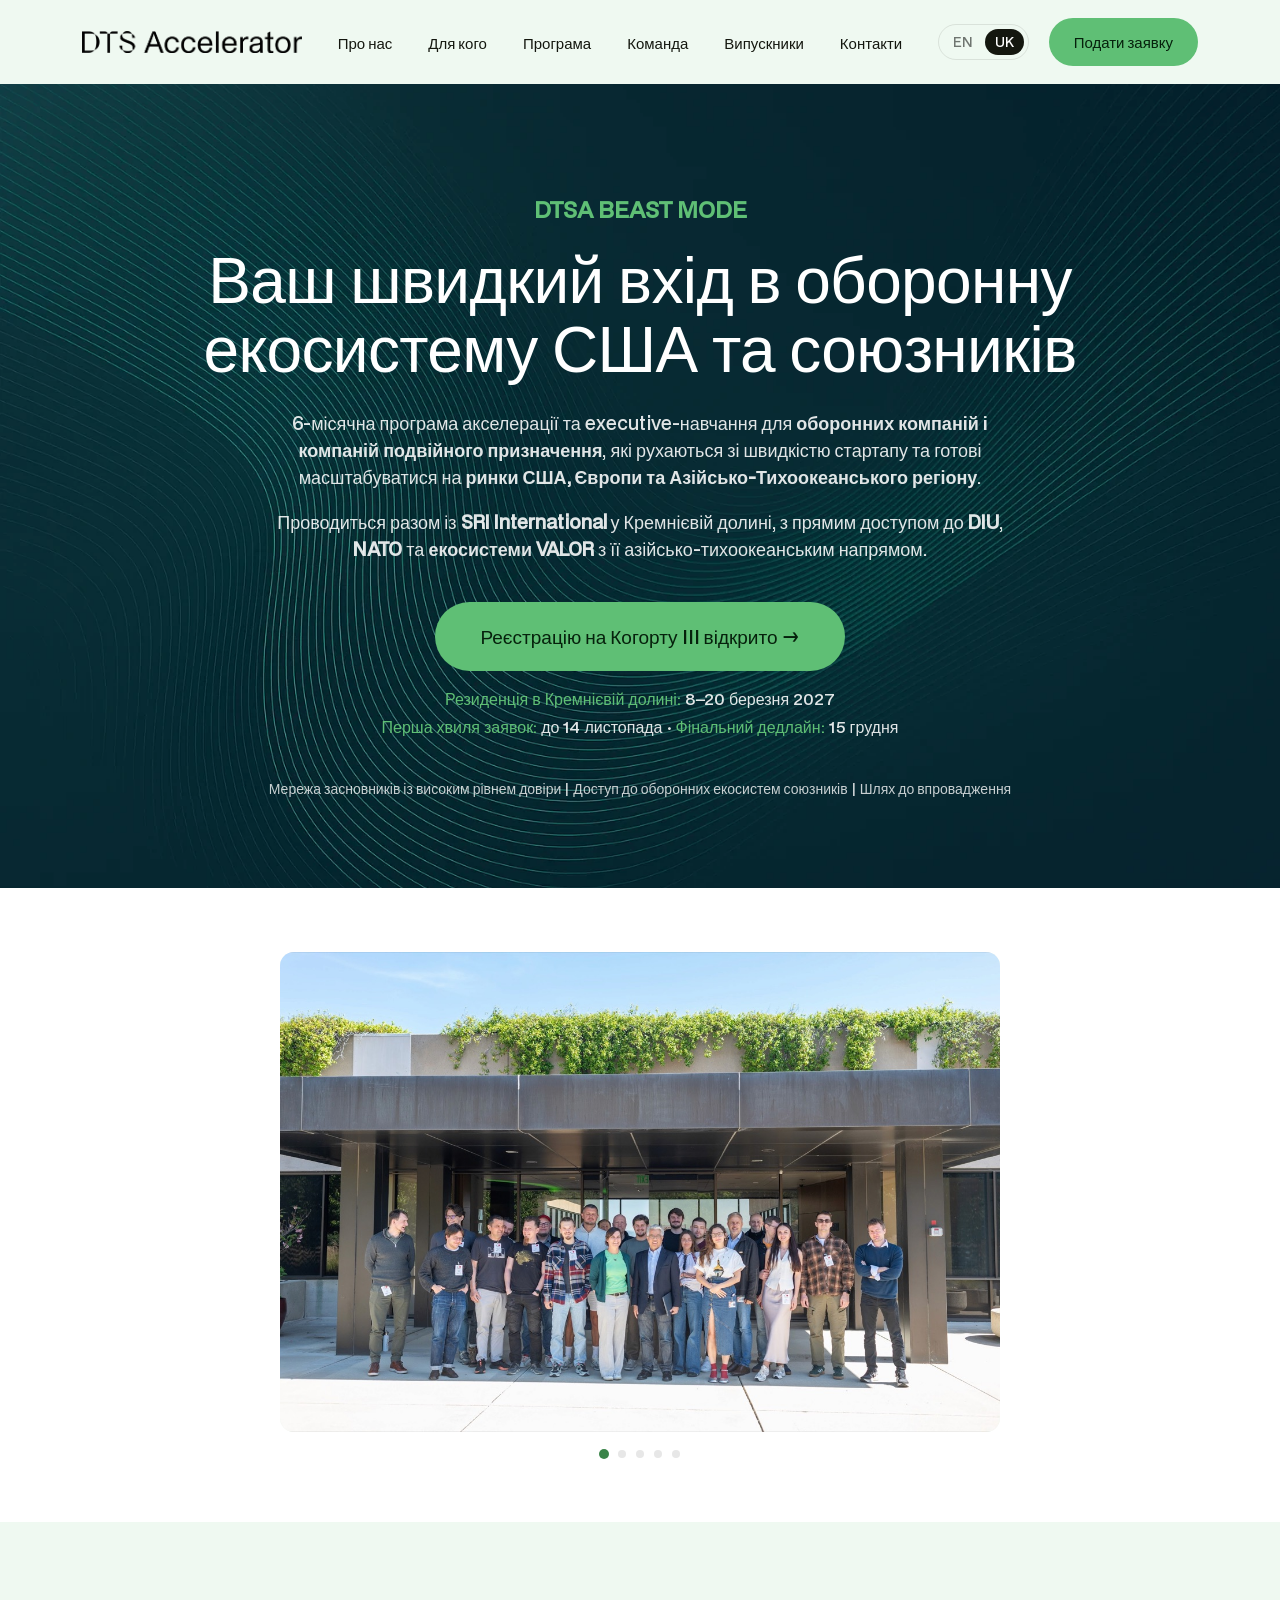
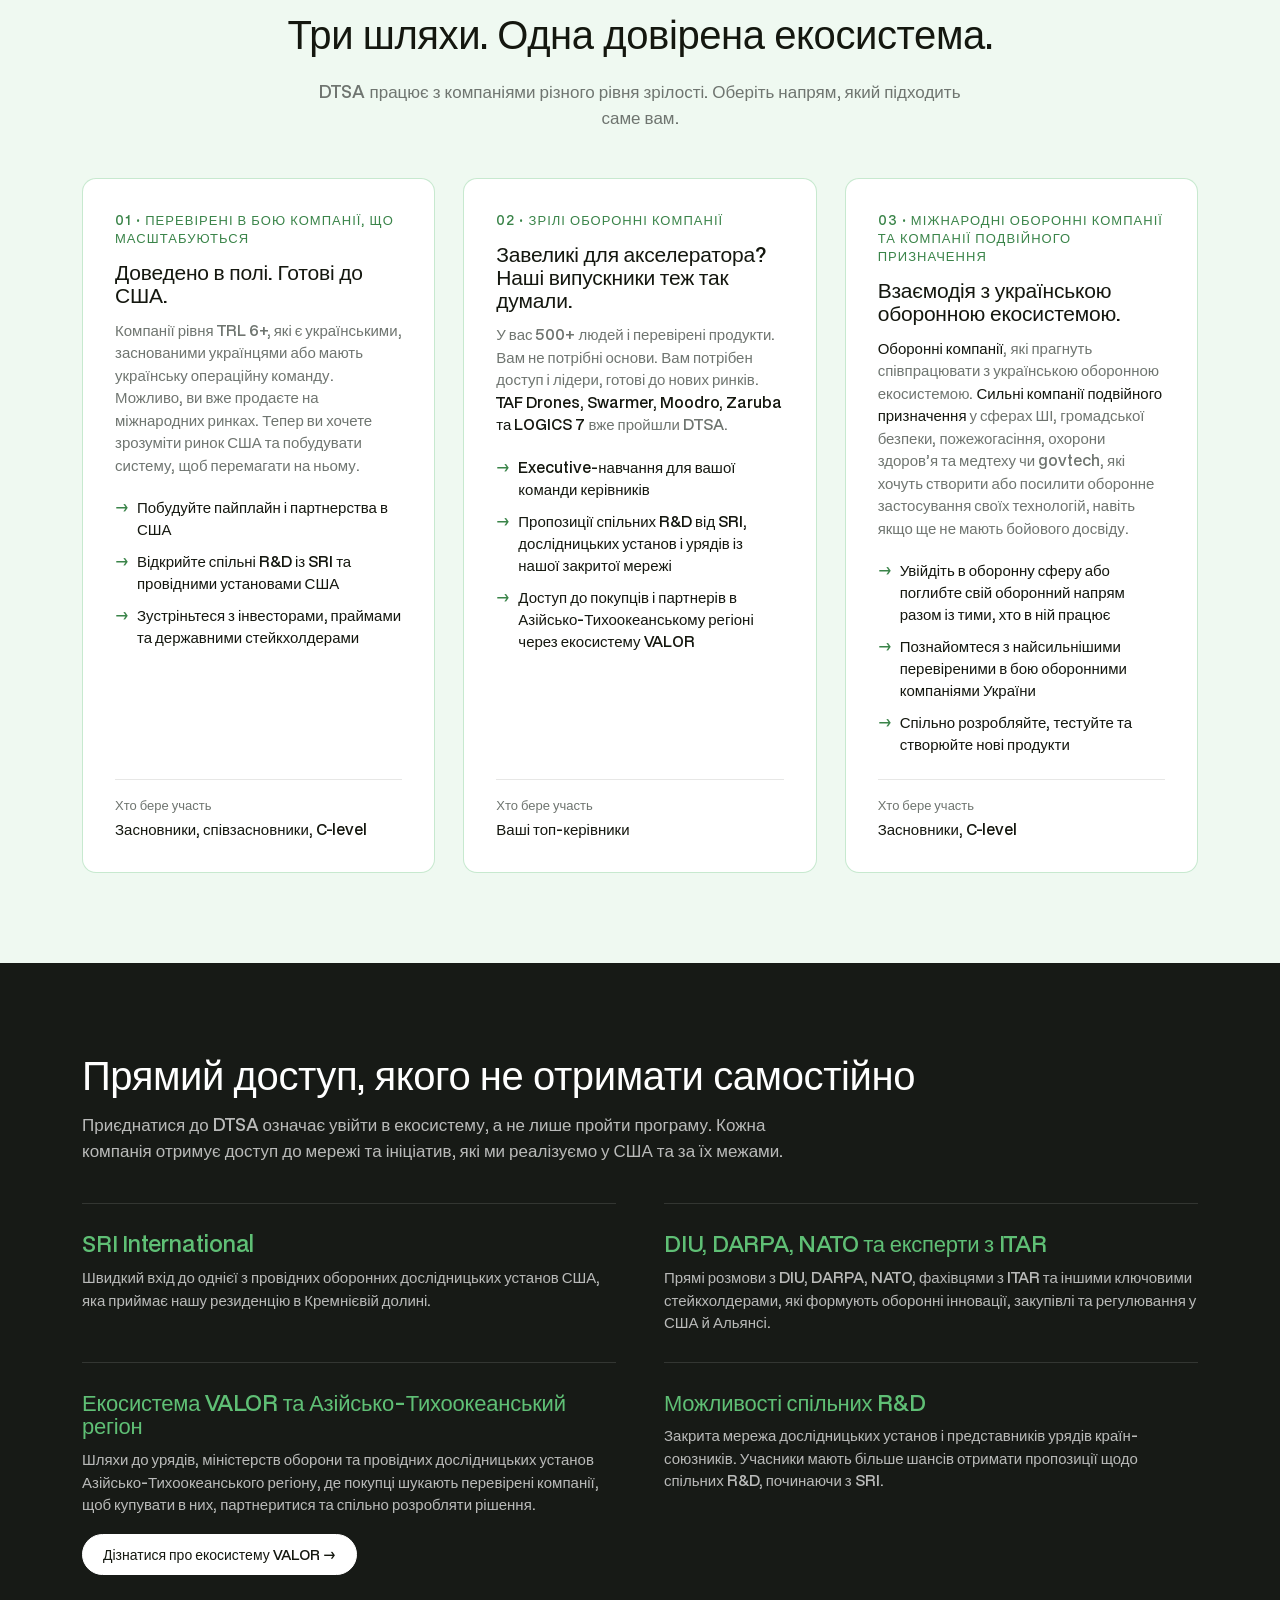
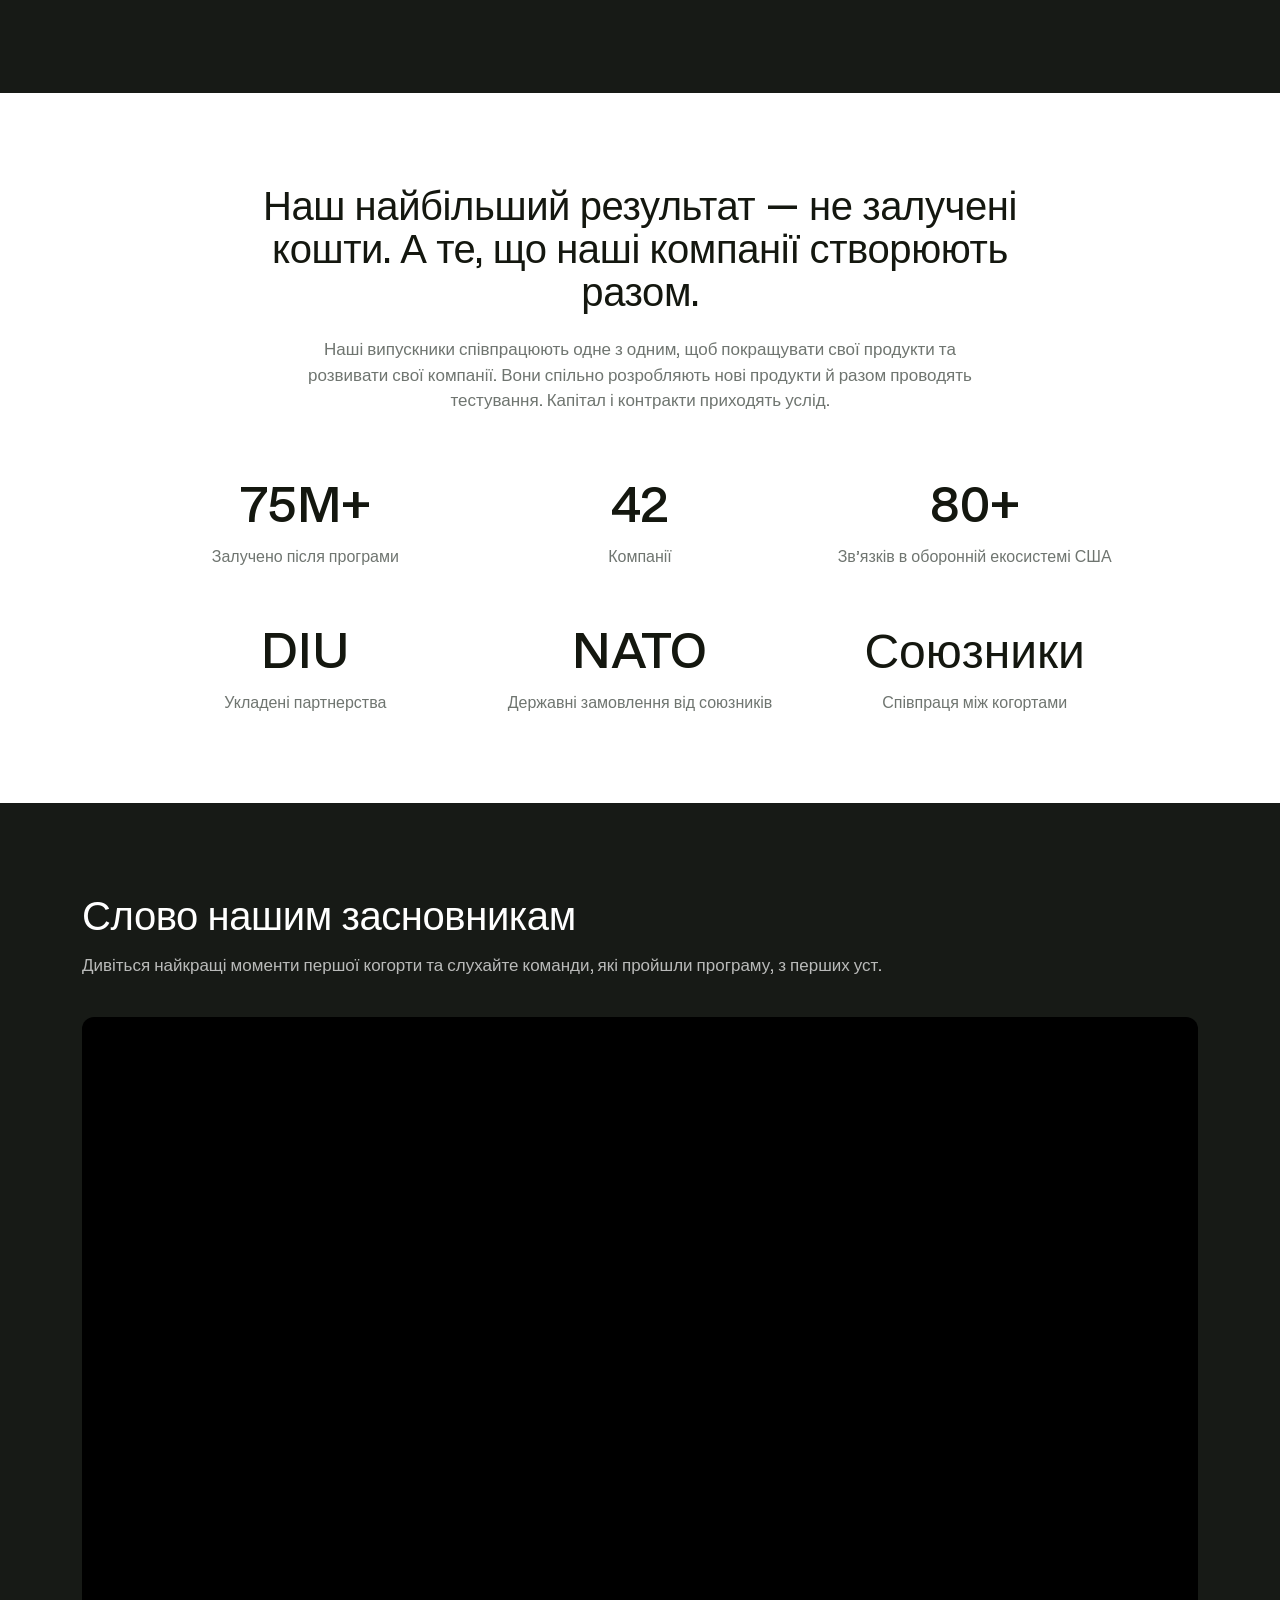
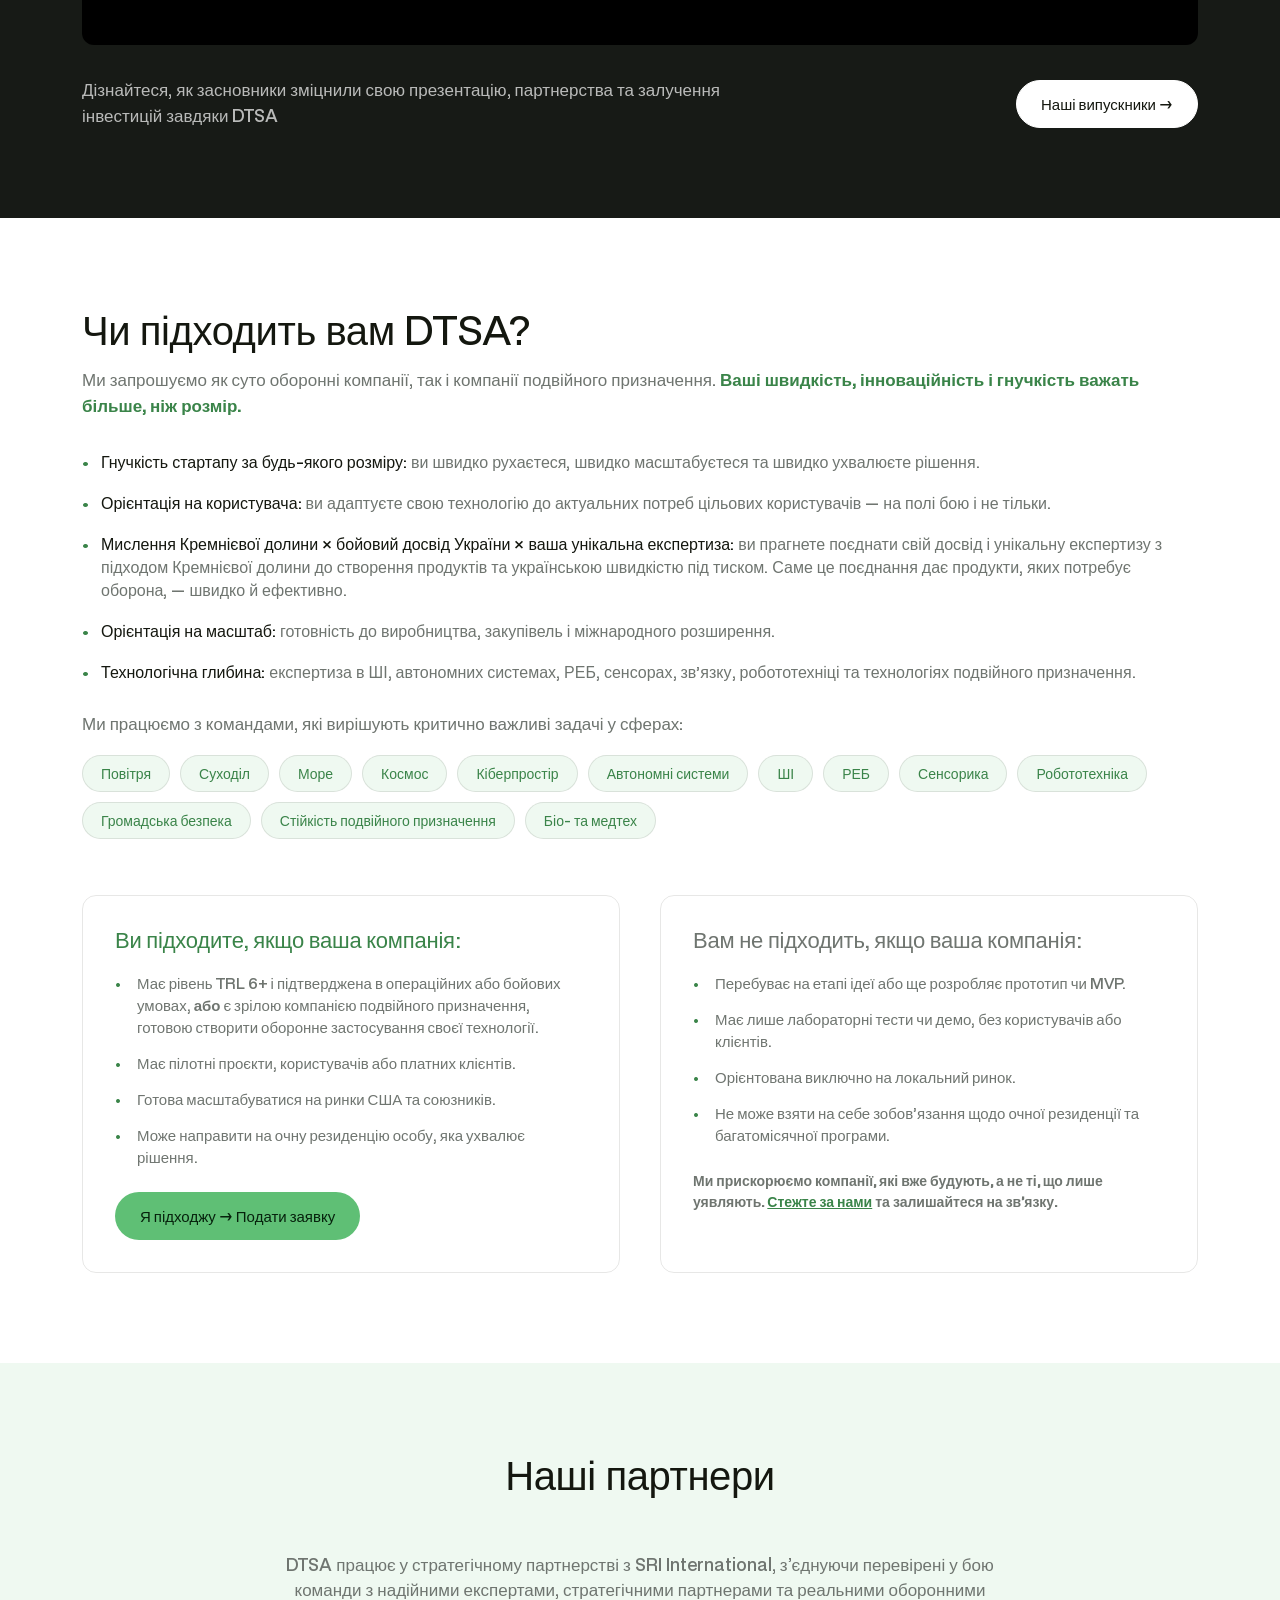
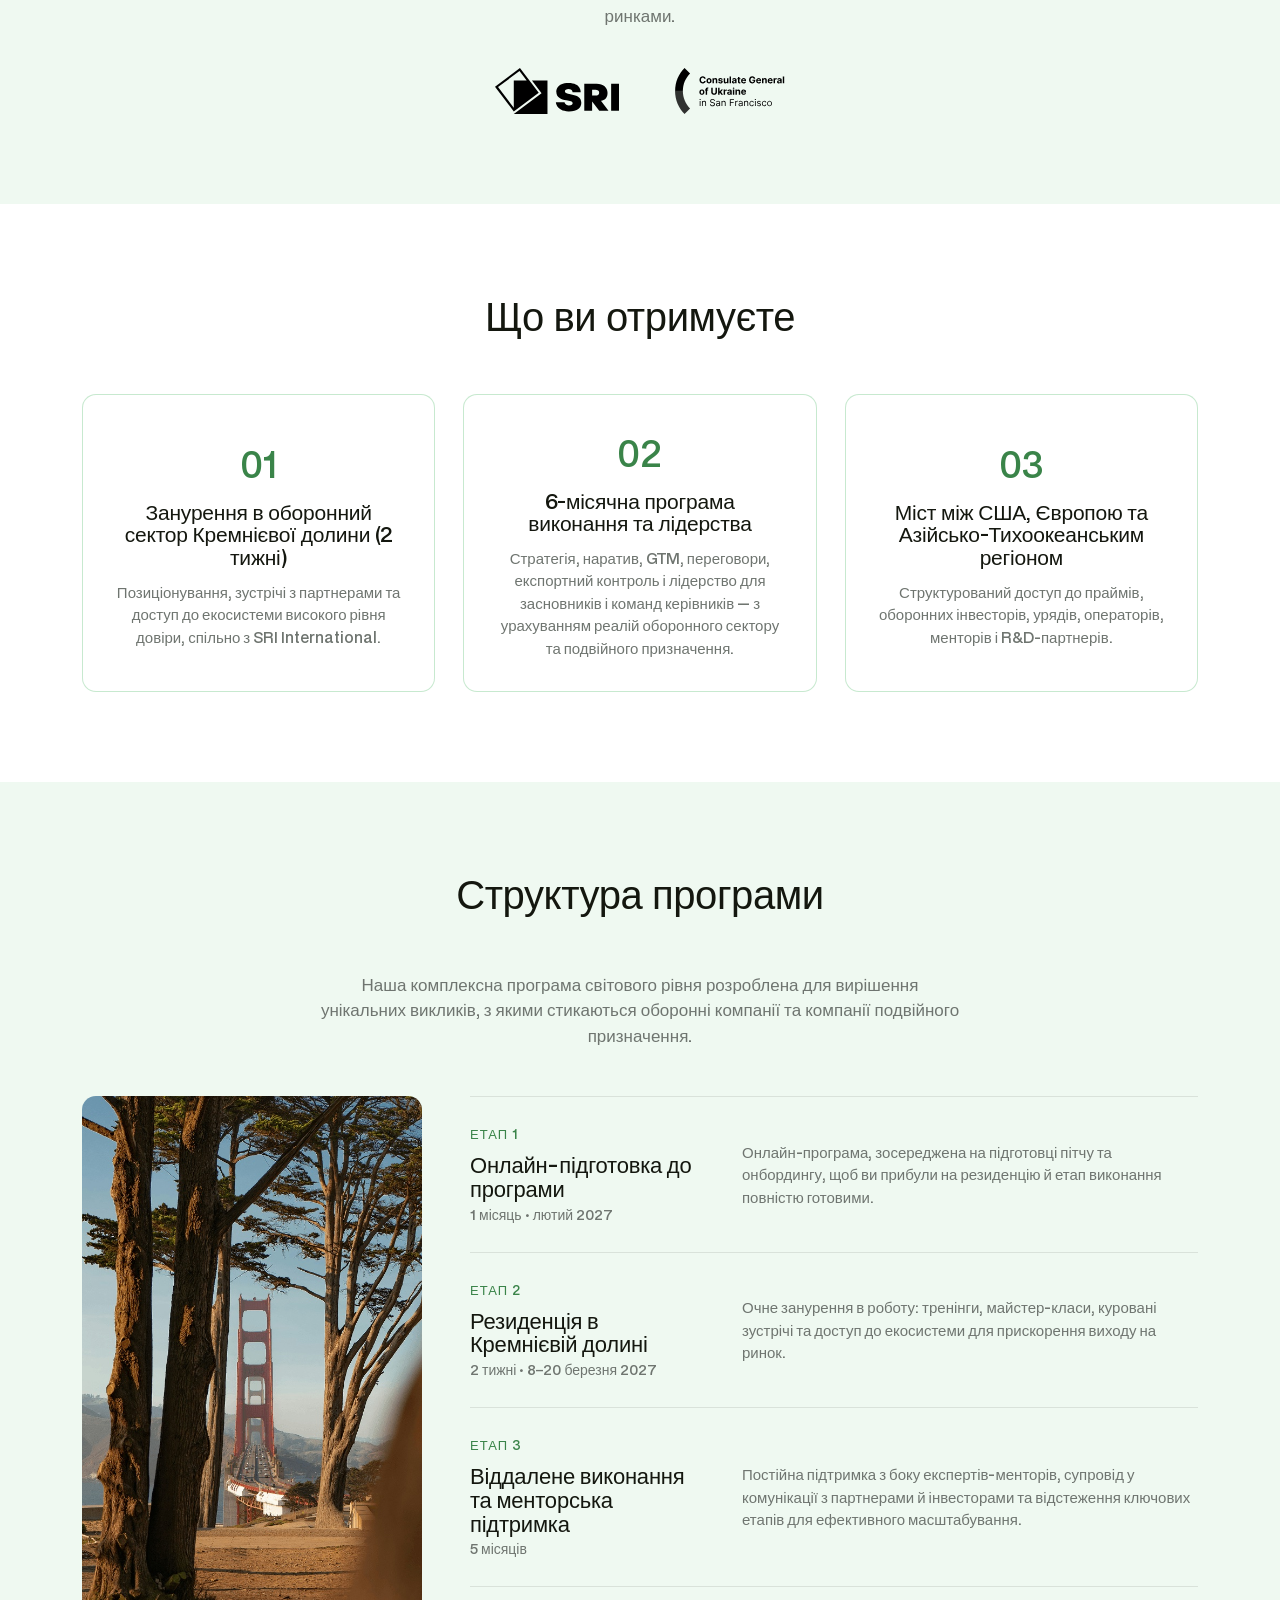
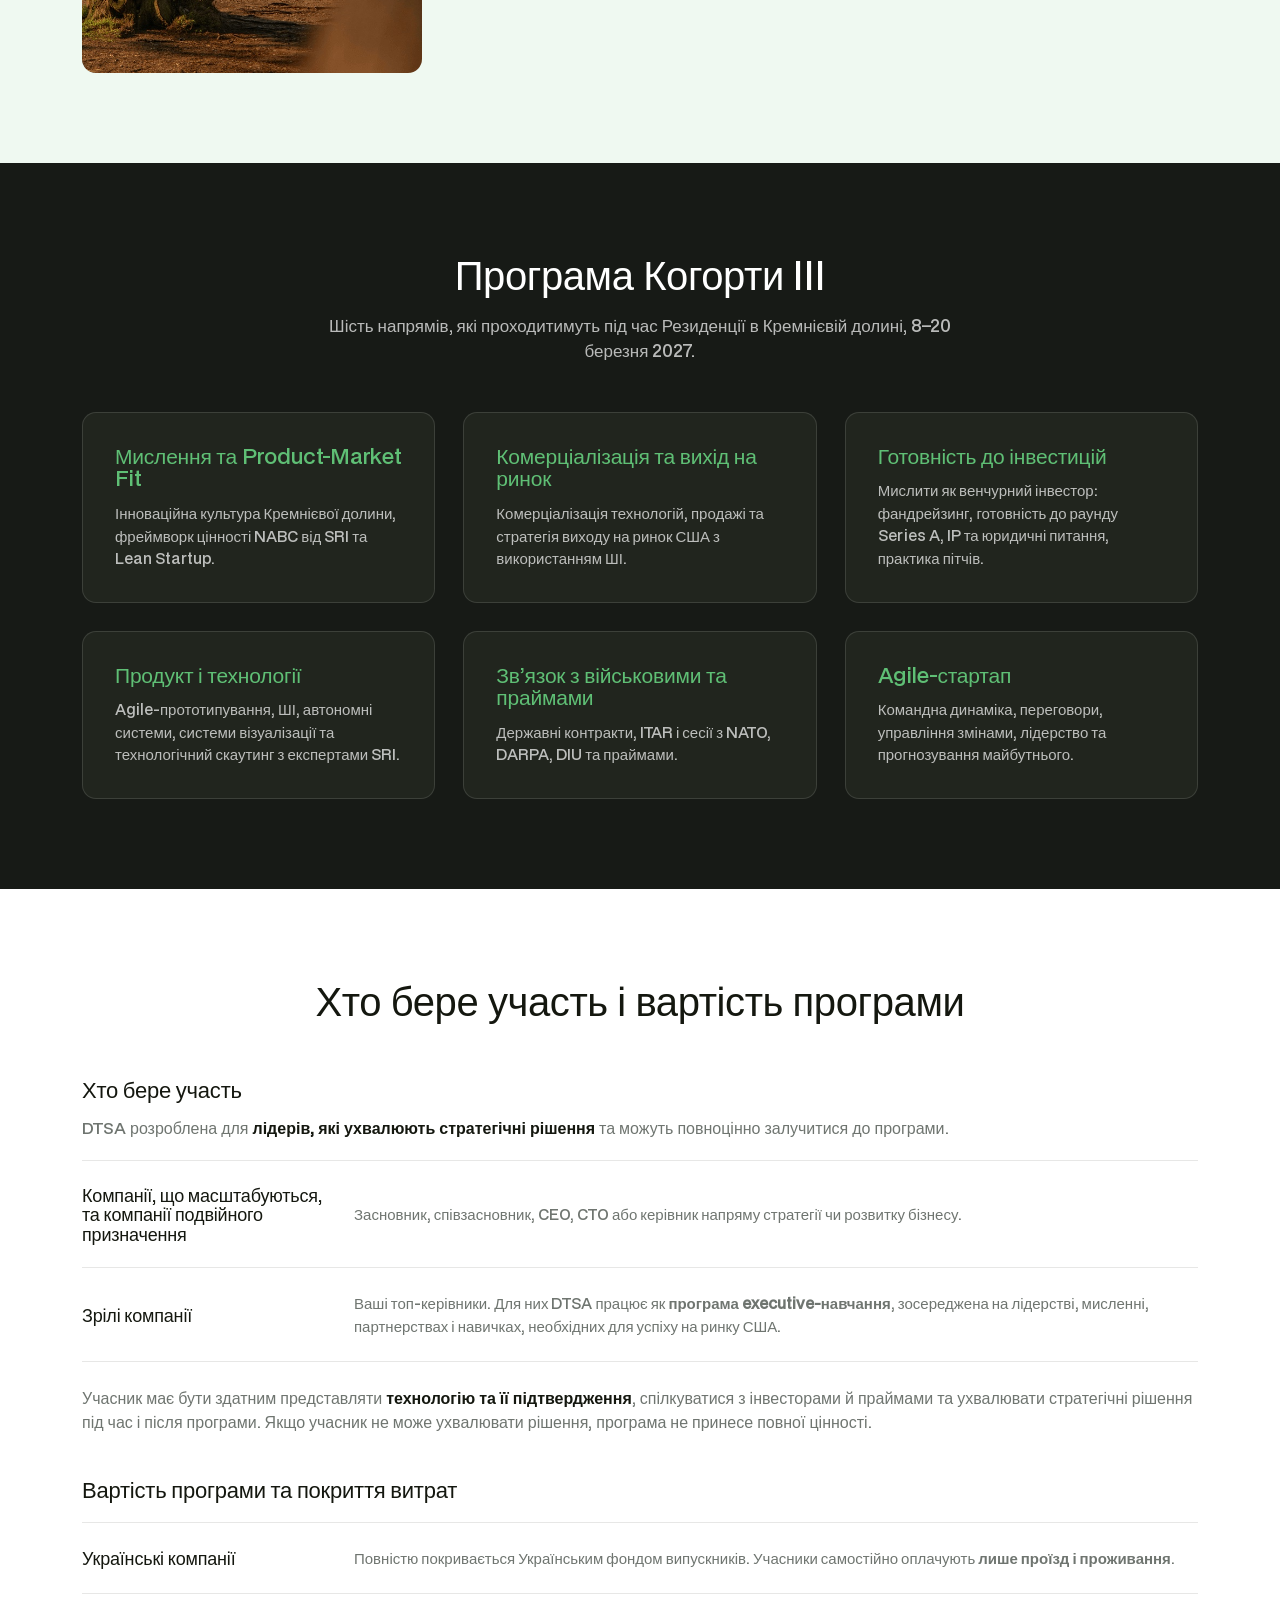
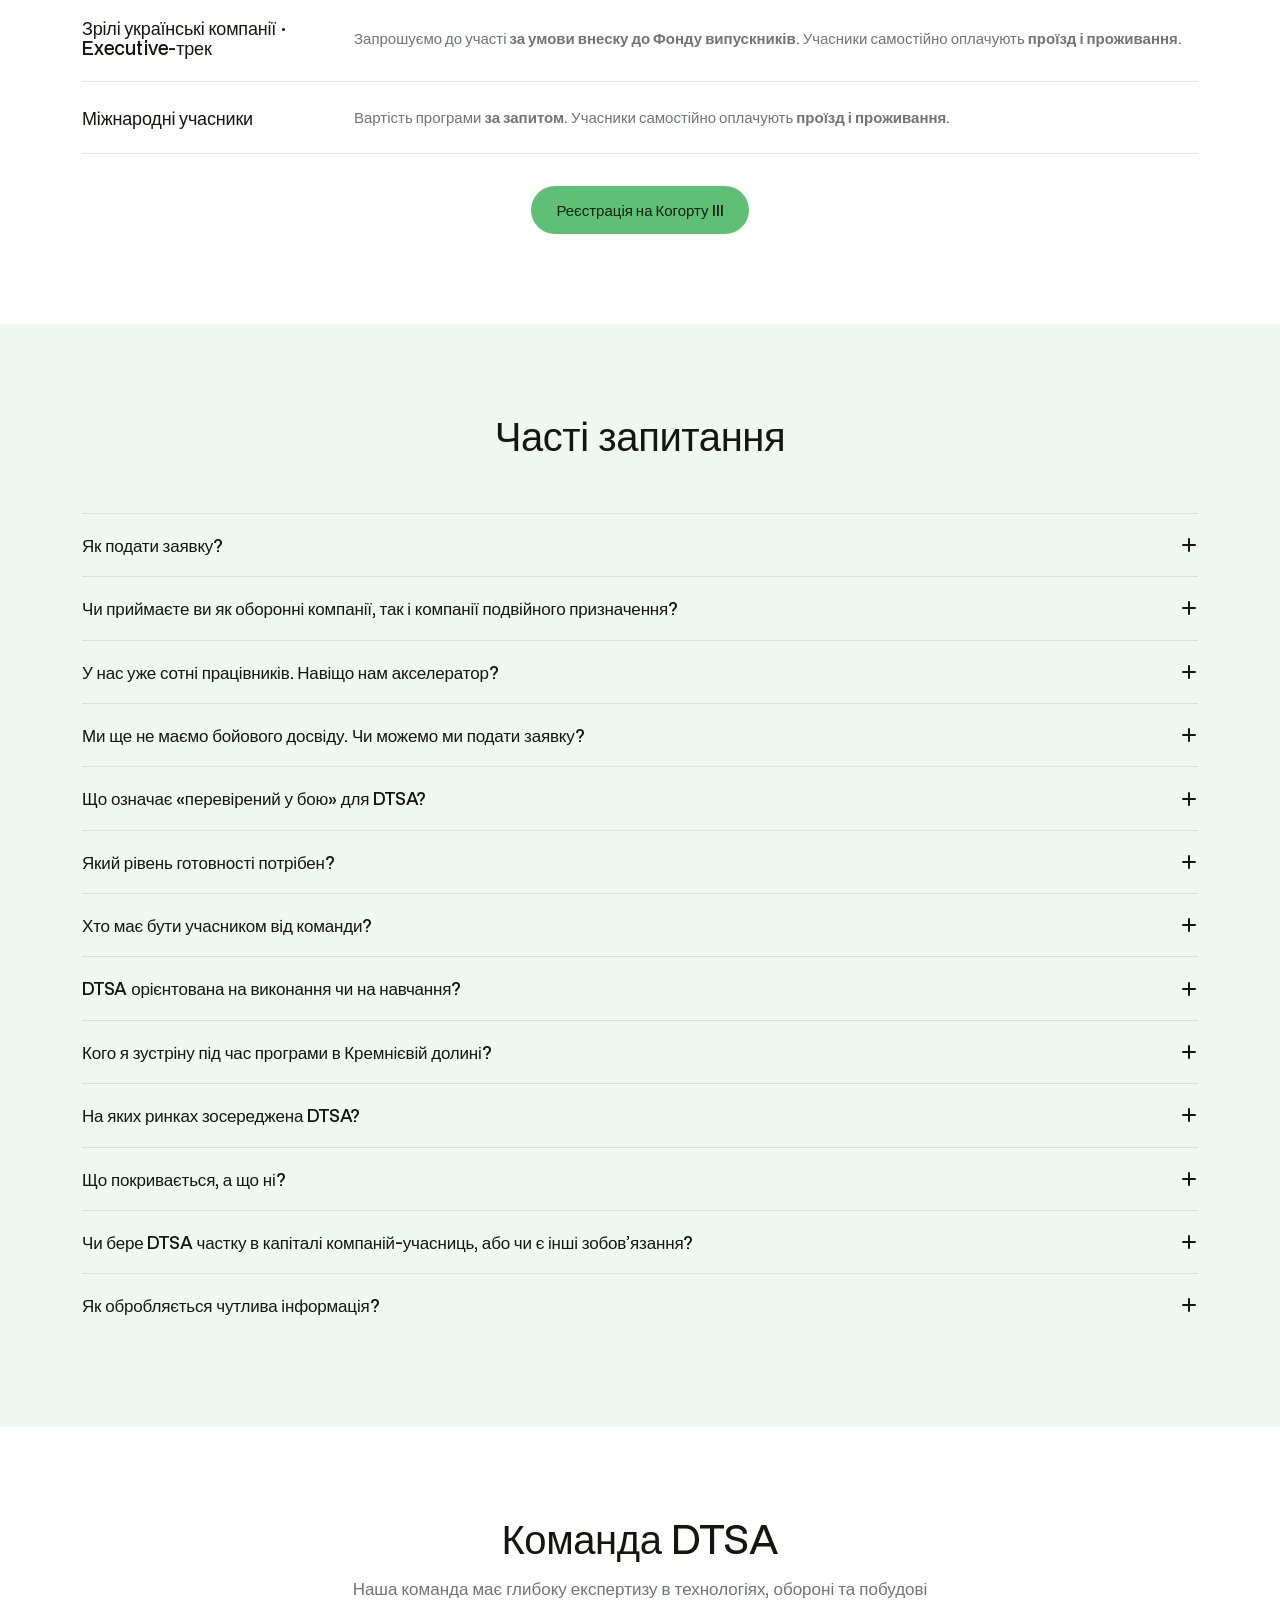
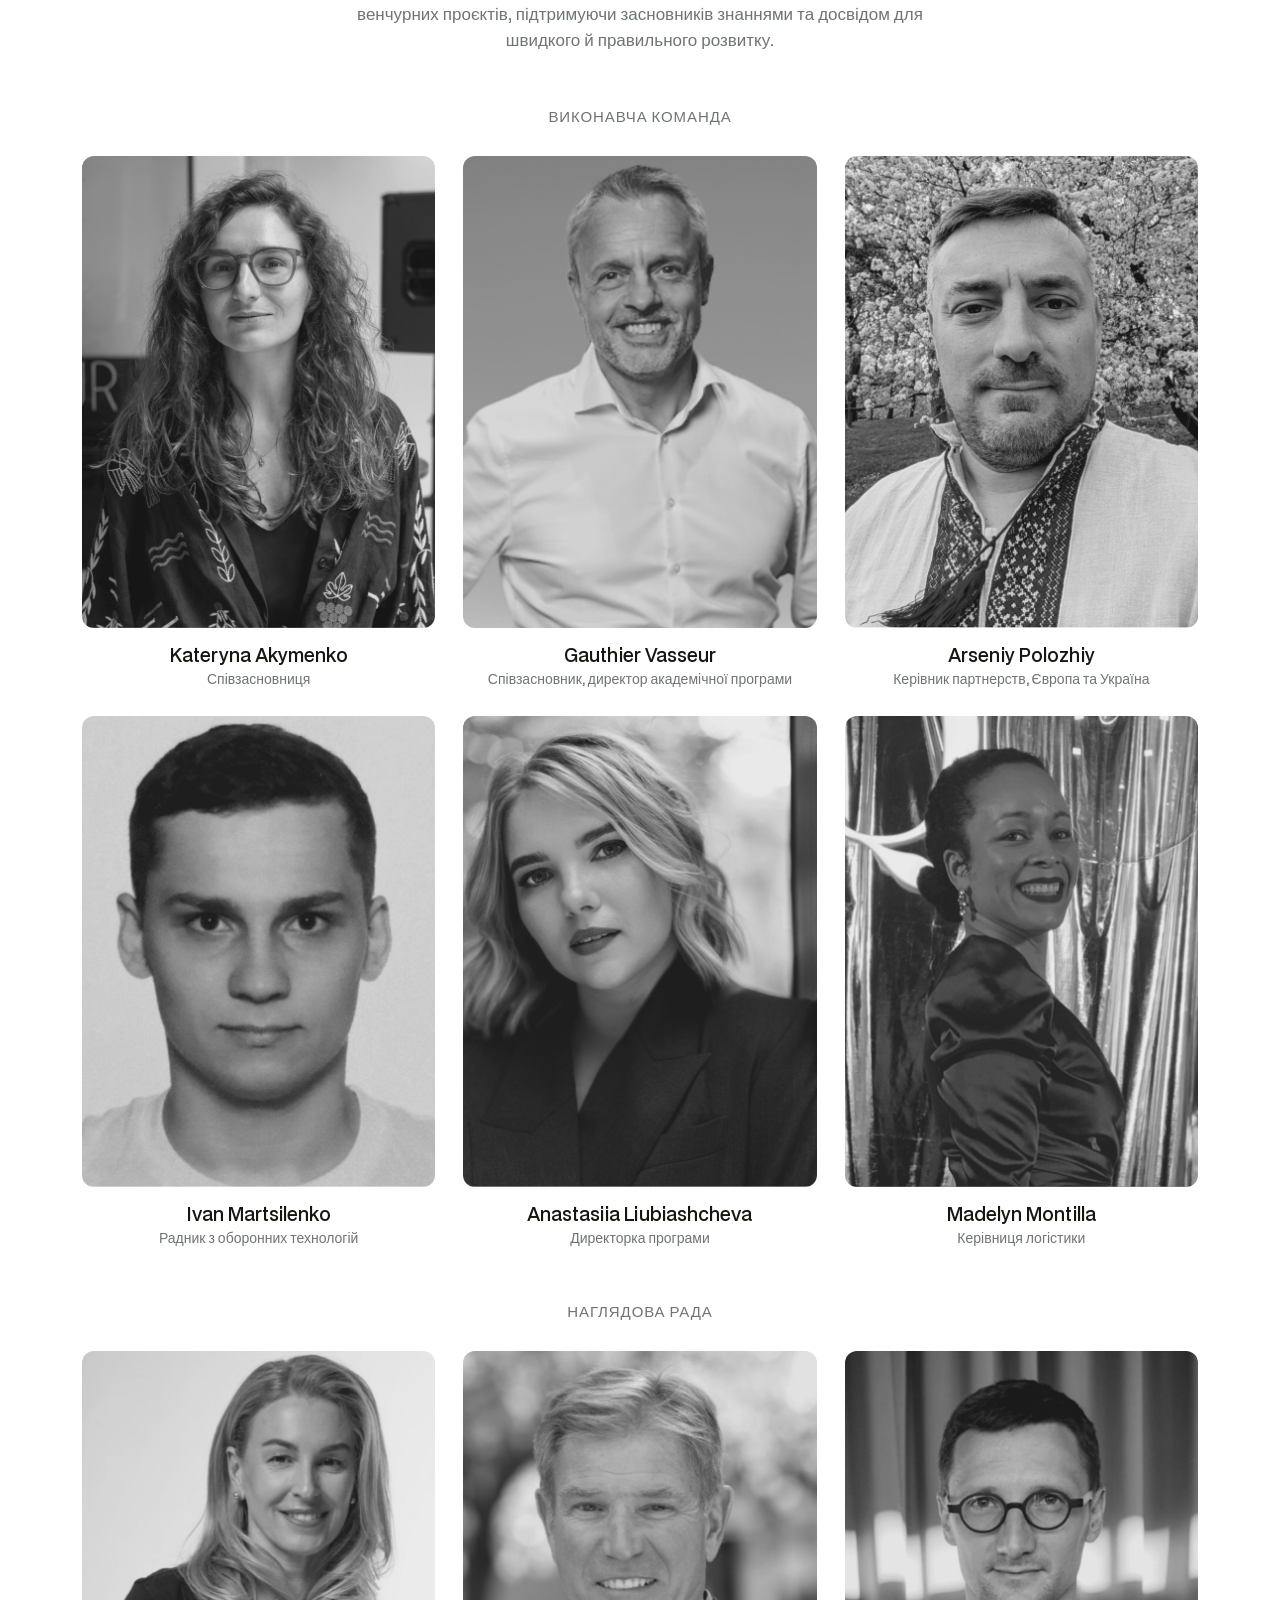
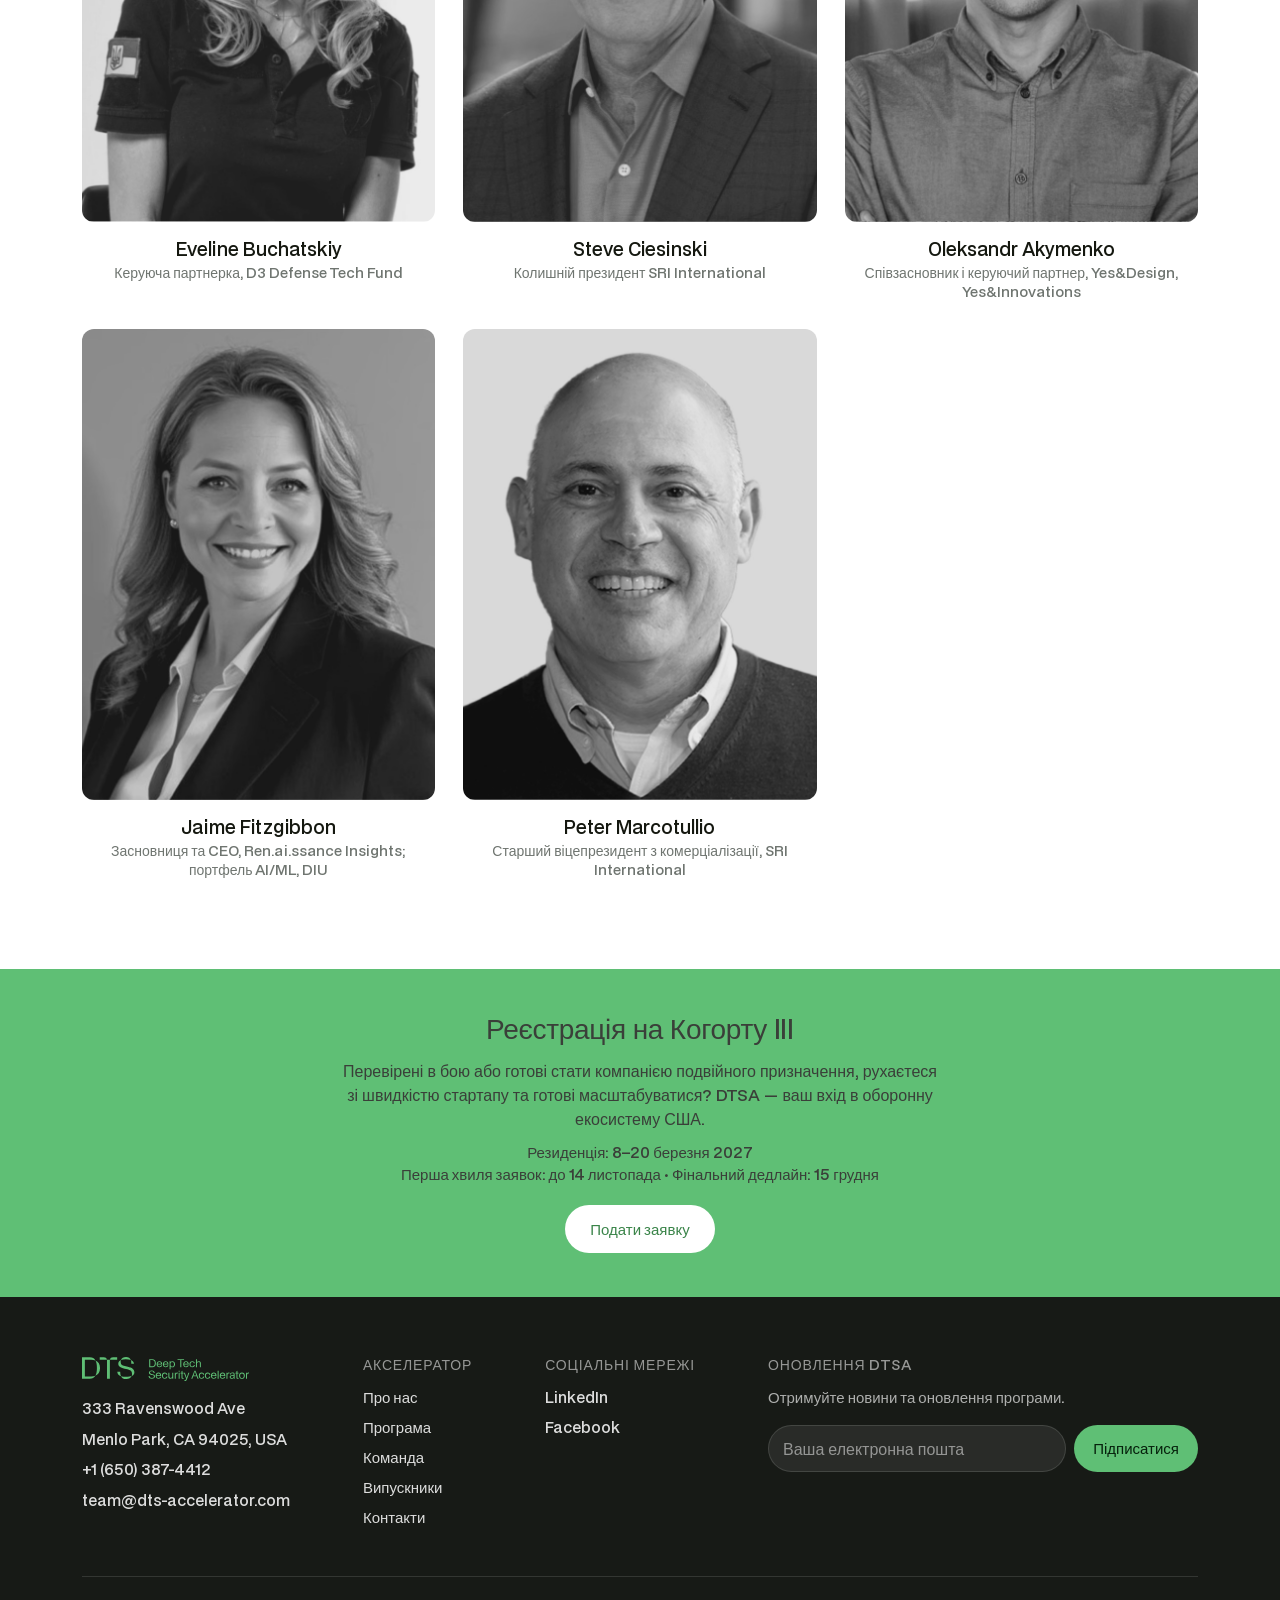
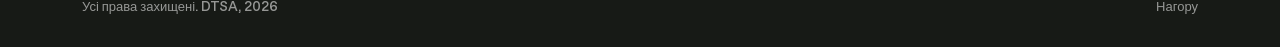
<file: uk/index.html>
<!DOCTYPE html>
<html lang="uk">
<head>
<meta charset="utf-8">
<meta name="viewport" content="width=device-width, initial-scale=1">
<title>Deep Tech Security Accelerator | Програма для оборонних компаній і компаній подвійного призначення разом із SRI International</title>
<link rel="stylesheet" href="../styles.css">
</head>
<body>

<header class="site-header">
  <div class="wrap">
    <a class="logo" href="./"><img src="../images/mLPfdt1UXnucnOv0Lomkl5x9o.png" alt="DTS Accelerator" width="1873" height="187"><img class="logo-hover" src="../images/mLPfdt1UXnucnOv0Lomkl5x9o-green.png" alt="" width="1873" height="187" aria-hidden="true"></a>
    <nav>
      <ul class="main-nav">
        <li><a href="#about">Про нас</a></li>
        <li><a href="#tracks">Для кого</a></li>
        <li><a href="#program">Програма</a></li>
        <li><a href="#team">Команда</a></li>
        <li><a href="./alumni.html">Випускники</a></li>
        <li><a href="./contact-us.html">Контакти</a></li>
      </ul>
    </nav>
    <div class="header-actions">
      <div class="lang-switch">
        <a href="../">EN</a>
        <a class="active" href="./">UK</a>
      </div>
      <a class="btn btn-primary" href="https://forms.gle/uURVsMgo7BywUbKDA" target="_blank" rel="noopener">Подати заявку</a>
    </div>
    <button class="nav-toggle" aria-label="Toggle menu" aria-expanded="false">
      <span></span><span></span><span></span>
    </button>
  </div>
</header>

<section class="hero" id="about">
  <div class="wrap" style="padding:0">
    <div class="eyebrow">DTSA BEAST MODE</div>
    <h1>Ваш швидкий вхід в оборонну<br>екосистему США та союзників</h1>
    <p class="lede">6-місячна програма акселерації та executive-навчання для <b>оборонних компаній і компаній подвійного призначення</b>, які рухаються зі швидкістю стартапу та готові масштабуватися на <b>ринки США, Європи та Азійсько-Тихоокеанського регіону</b>.</p>
    <p class="lede">Проводиться разом із <b>SRI International</b> у Кремнієвій долині, з прямим доступом до <b>DIU</b>, <b>NATO</b> та <b>екосистеми VALOR</b> з її азійсько-тихоокеанським напрямом.</p>
    <div class="hero-actions">
      <a class="btn btn-primary btn-hero" href="https://forms.gle/uURVsMgo7BywUbKDA" target="_blank" rel="noopener">Реєстрацію на Когорту III відкрито&nbsp;&rarr;</a>
      <div class="hero-dates">
        <p><b>Резиденція в Кремнієвій долині:</b> 8&ndash;20 березня 2027</p>
        <p><span><b>Перша хвиля заявок:</b> до 14 листопада</span><span class="sep"> &middot; </span><span><b>Фінальний дедлайн:</b> 15 грудня</span></p>
      </div>
    </div>
    <div class="taglines">Мережа засновників із високим рівнем довіри | Доступ до оборонних екосистем союзників | Шлях до впровадження</div>
  </div>
</section>

<section class="photo-carousel-section">
  <div class="photo-carousel" aria-roledescription="carousel" aria-label="Фото когорт DTSA">
    <div class="photo-carousel-track">
      <img class="is-active" src="../images/pXbtxjGYFY7zHiKwQMCrr6eKI.jpg" alt="Когорта DTSA в SRI International" width="1250" height="832">
      <img src="../images/XBU17T70quFy3NrSGR3PQmWS75I.jpg" alt="Панель засновників на сцені в SRI International" width="820" height="546" loading="lazy">
      <img src="../images/jdEGOGVO1mwaPeIyOkYmYsUPMv8.jpg" alt="Спільне фото когорти DTSA" width="1250" height="832" loading="lazy">
      <img src="../images/CCnvrqX5CnmjzCCRlw3AnhnLT4.jpg" alt="Нетворкінг засновників під час резиденції" width="820" height="546" loading="lazy">
      <img src="../images/bkoVaLoLUnThl3KTborkkP51EYg.jpg" alt="Спікер NATO долучається до сесії резиденції онлайн" width="820" height="545" loading="lazy">
    </div>
    <div class="photo-carousel-dots"></div>
  </div>
</section>

<section class="stats-section mint-section" id="tracks">
  <div class="wrap">
    <h2>Три шляхи. Одна довірена екосистема.</h2>
    <p class="section-intro">DTSA працює з компаніями різного рівня зрілості. Оберіть напрям, який підходить саме вам.</p>
    <div class="cards-grid tracks-grid">
      <div class="card track-card">
        <div class="track-label">01 &middot; Перевірені в бою компанії, що масштабуються</div>
        <h3>Доведено в полі. Готові до США.</h3>
        <p>Компанії рівня TRL 6+, які є українськими, заснованими українцями або мають українську операційну команду. Можливо, ви вже продаєте на міжнародних ринках. Тепер ви хочете зрозуміти ринок США та побудувати систему, щоб перемагати на ньому.</p>
        <ul>
          <li>Побудуйте пайплайн і партнерства в США</li>
          <li>Відкрийте спільні R&amp;D із SRI та провідними установами США</li>
          <li>Зустріньтеся з інвесторами, праймами та державними стейкхолдерами</li>
        </ul>
        <div class="track-who"><span>Хто бере участь</span>Засновники, співзасновники, C-level</div>
      </div>
      <div class="card track-card">
        <div class="track-label">02 &middot; Зрілі оборонні компанії</div>
        <h3>Завеликі для акселератора? Наші випускники теж так думали.</h3>
        <p>У вас 500+ людей і перевірені продукти. Вам не потрібні основи. Вам потрібен доступ і лідери, готові до нових ринків. <b>TAF Drones, Swarmer, Moodro, Zaruba та LOGICS 7</b> вже пройшли DTSA.</p>
        <ul>
          <li>Executive-навчання для вашої команди керівників</li>
          <li>Пропозиції спільних R&amp;D від SRI, дослідницьких установ і урядів із нашої закритої мережі</li>
          <li>Доступ до покупців і партнерів в Азійсько-Тихоокеанському регіоні через екосистему VALOR</li>
        </ul>
        <div class="track-who"><span>Хто бере участь</span>Ваші топ-керівники</div>
      </div>
      <div class="card track-card">
        <div class="track-label">03 &middot; Міжнародні оборонні компанії та компанії подвійного призначення</div>
        <h3>Взаємодія з українською оборонною екосистемою.</h3>
        <p><b>Оборонні компанії</b>, які прагнуть співпрацювати з українською оборонною екосистемою. <b>Сильні компанії подвійного призначення</b> у сферах ШІ, громадської безпеки, пожежогасіння, охорони здоров&rsquo;я та медтеху чи govtech, які хочуть створити або посилити оборонне застосування своїх технологій, навіть якщо ще не мають бойового досвіду.</p>
        <ul>
          <li>Увійдіть в оборонну сферу або поглибте свій оборонний напрям разом із тими, хто в ній працює</li>
          <li>Познайомтеся з найсильнішими перевіреними в бою оборонними компаніями України</li>
          <li>Спільно розробляйте, тестуйте та створюйте нові продукти</li>
        </ul>
        <div class="track-who"><span>Хто бере участь</span>Засновники, C-level</div>
      </div>
    </div>
  </div>
</section>

<section class="dark-section access-section">
  <div class="wrap">
    <h2>Прямий доступ, якого не отримати самостійно</h2>
    <p class="sub">Приєднатися до DTSA означає увійти в екосистему, а не лише пройти програму. Кожна компанія отримує доступ до мережі та ініціатив, які ми реалізуємо у США та за їх межами.</p>
    <div class="access-grid">
      <div class="access-item">
        <h3>SRI International</h3>
        <p>Швидкий вхід до однієї з провідних оборонних дослідницьких установ США, яка приймає нашу резиденцію в Кремнієвій долині.</p>
      </div>
      <div class="access-item">
        <h3>DIU, DARPA, NATO та експерти з ITAR</h3>
        <p>Прямі розмови з DIU, DARPA, NATO, фахівцями з ITAR та іншими ключовими стейкхолдерами, які формують оборонні інновації, закупівлі та регулювання у США й Альянсі.</p>
      </div>
      <div class="access-item">
        <h3>Екосистема VALOR та Азійсько-Тихоокеанський регіон</h3>
        <p>Шляхи до урядів, міністерств оборони та провідних дослідницьких установ Азійсько-Тихоокеанського регіону, де покупці шукають перевірені компанії, щоб купувати в них, партнеритися та спільно розробляти рішення.</p>
        <a class="btn btn-ghost-dark access-btn" href="https://valor-center.com" target="_blank" rel="noopener">Дізнатися про екосистему VALOR &rarr;</a>
      </div>
      <div class="access-item">
        <h3>Можливості спільних R&amp;D</h3>
        <p>Закрита мережа дослідницьких установ і представників урядів країн-союзників. Учасники мають більше шансів отримати пропозиції щодо спільних R&amp;D, починаючи з SRI.</p>
      </div>
    </div>
  </div>
</section>

<section class="stats-section">
  <div class="wrap">
    <h2>Наш найбільший результат &mdash; не залучені кошти. А те, що наші компанії створюють разом.</h2>
    <p class="section-intro">Наші випускники співпрацюють одне з одним, щоб покращувати свої продукти та розвивати свої компанії. Вони спільно розробляють нові продукти й разом проводять тестування. Капітал і контракти приходять услід.</p>
    <div class="stats-grid">
      <div class="stat"><div class="num">75M+</div><div class="label">Залучено після програми</div></div>
      <div class="stat"><div class="num">42</div><div class="label">Компанії</div></div>
      <div class="stat"><div class="num">80+</div><div class="label">Зв&rsquo;язків в оборонній екосистемі США</div></div>
      <div class="stat"><div class="num">DIU</div><div class="label">Укладені партнерства</div></div>
      <div class="stat"><div class="num">NATO</div><div class="label">Державні замовлення від союзників</div></div>
      <div class="stat"><div class="num">Союзники</div><div class="label">Співпраця між когортами</div></div>
    </div>
  </div>
</section>

<section class="dark-section">
  <div class="wrap">
    <h2>Слово нашим засновникам</h2>
    <p class="sub" style="max-width:none">Дивіться найкращі моменти першої когорти та слухайте команди, які пройшли програму, з перших уст.</p>
    <div class="video-embed">
      <iframe src="https://www.youtube.com/embed/S2DMlQbjBX8?rel=0&modestbranding=1&playsinline=1" title="SRI DTS Accelerator First Cohort" allow="accelerometer; autoplay; clipboard-write; encrypted-media; gyroscope; picture-in-picture" allowfullscreen></iframe>
    </div>
    <div class="video-row">
      <p class="sub" style="margin:0">Дізнайтеся, як засновники зміцнили свою презентацію, партнерства та залучення інвестицій завдяки DTSA</p>
      <a class="btn btn-ghost-dark" href="./alumni.html">Наші випускники &rarr;</a>
    </div>
  </div>
</section>

<section class="beast-section" id="beast-mode">
  <div class="wrap">
    <h2>Чи підходить вам DTSA?</h2>
    <p class="sub" style="margin-top:8px;max-width:none">Ми запрошуємо як суто оборонні компанії, так і компанії подвійного призначення. <b style="color:var(--green-dark)">Ваші швидкість, інноваційність і гнучкість важать більше, ніж розмір.</b></p>
    <ul class="criteria-list">
      <li><span class="dot">&bull;</span><span><b>Гнучкість стартапу за будь-якого розміру:</b> ви швидко рухаєтеся, швидко масштабуєтеся та швидко ухвалюєте рішення.</span></li>
      <li><span class="dot">&bull;</span><span><b>Орієнтація на користувача:</b> ви адаптуєте свою технологію до актуальних потреб цільових користувачів &mdash; на полі бою і не тільки.</span></li>
      <li><span class="dot">&bull;</span><span><b>Мислення Кремнієвої долини &times; бойовий досвід України &times; ваша унікальна експертиза:</b> ви прагнете поєднати свій досвід і унікальну експертизу з підходом Кремнієвої долини до створення продуктів та українською швидкістю під тиском. Саме це поєднання дає продукти, яких потребує оборона, &mdash; швидко й ефективно.</span></li>
      <li><span class="dot">&bull;</span><span><b>Орієнтація на масштаб:</b> готовність до виробництва, закупівель і міжнародного розширення.</span></li>
      <li><span class="dot">&bull;</span><span><b>Технологічна глибина:</b> експертиза в ШІ, автономних системах, РЕБ, сенсорах, зв&rsquo;язку, робототехніці та технологіях подвійного призначення.</span></li>
    </ul>
    <p class="sub" style="margin-top:28px;max-width:none">Ми працюємо з командами, які вирішують критично важливі задачі у сферах:</p>
    <div class="domain-tags">
      <span class="domain-tag">Повітря</span>
      <span class="domain-tag">Суходіл</span>
      <span class="domain-tag">Море</span>
      <span class="domain-tag">Космос</span>
      <span class="domain-tag">Кіберпростір</span>
      <span class="domain-tag">Автономні системи</span>
      <span class="domain-tag">ШІ</span>
      <span class="domain-tag">РЕБ</span>
      <span class="domain-tag">Сенсорика</span>
      <span class="domain-tag">Робототехніка</span>
      <span class="domain-tag">Громадська безпека</span>
      <span class="domain-tag">Стійкість подвійного призначення</span>
      <span class="domain-tag">Біо- та медтех</span>
    </div>

    <div class="fit-columns">
      <div class="fit-card">
        <h3 style="color:var(--green-dark)">Ви підходите, якщо ваша компанія:</h3>
        <ul>
          <li>Має рівень TRL 6+ і підтверджена в операційних або бойових умовах, <b>або</b> є зрілою компанією подвійного призначення, готовою створити оборонне застосування своєї технології.</li>
          <li>Має пілотні проєкти, користувачів або платних клієнтів.</li>
          <li>Готова масштабуватися на ринки США та союзників.</li>
          <li>Може направити на очну резиденцію особу, яка ухвалює рішення.</li>
        </ul>
        <a class="btn btn-primary" style="margin-top:24px" href="https://forms.gle/uURVsMgo7BywUbKDA" target="_blank" rel="noopener">Я підходжу &rarr; Подати заявку</a>
      </div>
      <div class="fit-card">
        <h3 style="color:var(--gray)">Вам не підходить, якщо ваша компанія:</h3>
        <ul>
          <li>Перебуває на етапі ідеї або ще розробляє прототип чи MVP.</li>
          <li>Має лише лабораторні тести чи демо, без користувачів або клієнтів.</li>
          <li>Орієнтована виключно на локальний ринок.</li>
          <li>Не може взяти на себе зобов&rsquo;язання щодо очної резиденції та багатомісячної програми.</li>
        </ul>
        <p class="sub" style="margin-top:24px;font-size:14px"><b>Ми прискорюємо компанії, які вже будують, а не ті, що лише уявляють. <a href="https://www.linkedin.com/company/deep-tech-security-accelerator/" target="_blank" rel="noopener" style="color:var(--green-dark);text-decoration:underline">Стежте за нами</a> та залишайтеся на зв&rsquo;язку.</b></p>
      </div>
    </div>
  </div>
</section>

<section class="stats-section mint-section">
  <div class="wrap">
    <h2>Наші партнери</h2>
    <p style="max-width:720px;margin:0 auto;font-size:17px;color:var(--gray)">DTSA працює у стратегічному партнерстві з SRI International, з&rsquo;єднуючи перевірені у бою команди з надійними експертами, стратегічними партнерами та реальними оборонними ринками.</p>
    <div class="partner-logos">
      <a href="https://www.sri.com/" target="_blank" rel="noopener"><img src="../images/mKsAUvrnpb5tYBS0Qqwej9Phg7I.svg" alt="SRI International" width="530" height="198" loading="lazy"></a>
      <a href="https://san-francisco.mfa.gov.ua/en" target="_blank" rel="noopener"><img src="../images/RKM6yUyMWbp8Px4PmT8kUTz1rtc.svg" alt="Генеральне консульство України в Сан-Франциско" width="462" height="193" loading="lazy"></a>
    </div>
  </div>
</section>

<section class="stats-section" id="program">
  <div class="wrap">
    <h2>Що ви отримуєте</h2>
    <div class="cards-grid">
      <div class="card">
        <div class="tag">01</div>
        <h3>Занурення в оборонний сектор Кремнієвої долини (2 тижні)</h3>
        <p>Позиціонування, зустрічі з партнерами та доступ до екосистеми високого рівня довіри, спільно з SRI International.</p>
      </div>
      <div class="card">
        <div class="tag">02</div>
        <h3>6-місячна програма виконання та лідерства</h3>
        <p>Стратегія, наратив, GTM, переговори, експортний контроль і лідерство для засновників і команд керівників &mdash; з урахуванням реалій оборонного сектору та подвійного призначення.</p>
      </div>
      <div class="card">
        <div class="tag">03</div>
        <h3>Міст між США, Європою та Азійсько-Тихоокеанським регіоном</h3>
        <p>Структурований доступ до праймів, оборонних інвесторів, урядів, операторів, менторів і R&amp;D-партнерів.</p>
      </div>
    </div>
  </div>
</section>

<section class="stats-section mint-section">
  <div class="wrap">
    <h2>Структура програми</h2>
    <p style="max-width:640px;margin:0 auto;font-size:17px;color:var(--gray)">Наша комплексна програма світового рівня розроблена для вирішення унікальних викликів, з якими стикаються оборонні компанії та компанії подвійного призначення.</p>
    <div class="phase-layout">
      <div class="phase-photo-wrap"><img class="phase-photo" src="../images/K0078iCPnDwgBdO436xhXUkf4k.jpg" alt="Міст Золоті Ворота, місце проведення Резиденції в Кремнієвій долині" width="630" height="1070" loading="lazy"></div>
      <div class="phase-list">
        <div class="phase">
          <div class="phase-info">
            <div class="tag">Етап 1</div>
            <h3>Онлайн-підготовка до програми</h3>
            <div class="duration">1 місяць &middot; лютий 2027</div>
          </div>
          <p>Онлайн-програма, зосереджена на підготовці пітчу та онбордингу, щоб ви прибули на резиденцію й етап виконання повністю готовими.</p>
        </div>
        <div class="phase">
          <div class="phase-info">
            <div class="tag">Етап 2</div>
            <h3>Резиденція в Кремнієвій долині</h3>
            <div class="duration">2 тижні &middot; 8&ndash;20 березня 2027</div>
          </div>
          <p>Очне занурення в роботу: тренінги, майстер-класи, куровані зустрічі та доступ до екосистеми для прискорення виходу на ринок.</p>
        </div>
        <div class="phase">
          <div class="phase-info">
            <div class="tag">Етап 3</div>
            <h3>Віддалене виконання та менторська підтримка</h3>
            <div class="duration">5 місяців</div>
          </div>
          <p>Постійна підтримка з боку експертів-менторів, супровід у комунікації з партнерами й інвесторами та відстеження ключових етапів для ефективного масштабування.</p>
        </div>
      </div>
    </div>
  </div>
</section>

<section class="dark-section curriculum-section" id="curriculum">
  <div class="wrap">
    <h2>Програма Когорти III</h2>
    <p class="sub">Шість напрямів, які проходитимуть під час Резиденції в Кремнієвій долині, 8&ndash;20 березня 2027.</p>
    <div class="cards-grid">
      <div class="card-dark">
        <h3>Мислення та Product-Market Fit</h3>
        <p>Інноваційна культура Кремнієвої долини, фреймворк цінності NABC від SRI та Lean Startup.</p>
      </div>
      <div class="card-dark">
        <h3>Комерціалізація та вихід на ринок</h3>
        <p>Комерціалізація технологій, продажі та стратегія виходу на ринок США з використанням ШІ.</p>
      </div>
      <div class="card-dark">
        <h3>Готовність до інвестицій</h3>
        <p>Мислити як венчурний інвестор: фандрейзинг, готовність до раунду Series A, IP та юридичні питання, практика пітчів.</p>
      </div>
      <div class="card-dark">
        <h3>Продукт і технології</h3>
        <p>Agile-прототипування, ШІ, автономні системи, системи візуалізації та технологічний скаутинг з експертами SRI.</p>
      </div>
      <div class="card-dark">
        <h3>Зв&rsquo;язок з військовими та праймами</h3>
        <p>Державні контракти, ITAR і сесії з NATO, DARPA, DIU та праймами.</p>
      </div>
      <div class="card-dark">
        <h3>Agile-стартап</h3>
        <p>Командна динаміка, переговори, управління змінами, лідерство та прогнозування майбутнього.</p>
      </div>
    </div>
  </div>
</section>

<section class="stats-section">
  <div class="wrap">
    <h2>Хто бере участь і вартість програми</h2>
    <div class="attend-fees-layout">
      <h3 style="font-size:22px;font-weight:500;margin-bottom:14px">Хто бере участь</h3>
      <p style="font-size:16px;color:var(--gray)">DTSA розроблена для <b style="color:var(--ink)">лідерів, які ухвалюють стратегічні рішення</b> та можуть повноцінно залучитися до програми.</p>
      <div class="fee-rows">
        <div class="fee-row">
          <h4>Компанії, що масштабуються, та компанії подвійного призначення</h4>
          <p>Засновник, співзасновник, CEO, CTO або керівник напряму стратегії чи розвитку бізнесу.</p>
        </div>
        <div class="fee-row">
          <h4>Зрілі компанії</h4>
          <p>Ваші топ-керівники. Для них DTSA працює як <b>програма executive-навчання</b>, зосереджена на лідерстві, мисленні, партнерствах і навичках, необхідних для успіху на ринку США.</p>
        </div>
      </div>
      <p style="margin-top:24px;font-size:16px;color:var(--gray)">Учасник має бути здатним представляти <b style="color:var(--ink)">технологію та її підтвердження</b>, спілкуватися з інвесторами й праймами та ухвалювати стратегічні рішення під час і після програми. Якщо учасник не може ухвалювати рішення, програма не принесе повної цінності.</p>

      <h3 style="font-size:22px;font-weight:500;margin:44px 0 0">Вартість програми та покриття витрат</h3>
      <div class="fee-rows">
        <div class="fee-row">
          <h4>Українські компанії</h4>
          <p>Повністю покривається Українським фондом випускників. Учасники самостійно оплачують <b>лише проїзд і проживання</b>.</p>
        </div>
        <div class="fee-row">
          <h4>Зрілі українські компанії &middot; Executive-трек</h4>
          <p>Запрошуємо до участі <b>за умови внеску до Фонду випускників</b>. Учасники самостійно оплачують <b>проїзд і проживання</b>.</p>
        </div>
        <div class="fee-row">
          <h4>Міжнародні учасники</h4>
          <p>Вартість програми <b>за запитом</b>. Учасники самостійно оплачують <b>проїзд і проживання</b>.</p>
        </div>
      </div>
    </div>
    <a class="btn btn-primary" style="margin-top:32px" href="https://forms.gle/uURVsMgo7BywUbKDA" target="_blank" rel="noopener">Реєстрація на Когорту III</a>
  </div>
</section>

<section class="stats-section mint-section">
  <div class="wrap">
    <h2>Часті запитання</h2>
    <div class="faq-list">
      <details class="faq-item" name="faq"><summary><h3 class="q">Як подати заявку?</h3><span class="icon" aria-hidden="true"></span></summary><div class="a">Заповніть нашу <a href="https://forms.gle/uURVsMgo7BywUbKDA" target="_blank" rel="noopener" style="color:var(--green-dark);text-decoration:underline">форму заявки</a> (не забудьте додати пітч-дек і відео-пітч) &rarr; ми запросимо вас на співбесіду тривалістю 15&ndash;30 хвилин у листопаді (будь ласка, слідкуйте за поштою) &rarr; наш комітет оцінить усіх заявників &rarr; ви отримаєте відповідь у середині грудня.</div></details>
      <details class="faq-item" name="faq"><summary><h3 class="q">Чи приймаєте ви як оборонні компанії, так і компанії подвійного призначення?</h3><span class="icon" aria-hidden="true"></span></summary><div class="a">Так. DTSA запрошує як суто оборонні компанії, так і компанії подвійного призначення.</div></details>
      <details class="faq-item" name="faq"><summary><h3 class="q">У нас уже сотні працівників. Навіщо нам акселератор?</h3><span class="icon" aria-hidden="true"></span></summary><div class="a"><p>Тому що цінність &mdash; у доступі, а не в основах. Серед наших випускників є великі зрілі компанії, зокрема TAF Drones, Swarmer, Moodro, Zaruba та LOGICS 7. Вони приєдналися, щоб і далі впроваджувати інновації та посилювати свою міжнародну присутність.</p><p>Через DTSA ви отримуєте швидкий вхід до SRI International, прямий доступ до DIU та NATO, а також інтеграцію в екосистему VALOR з її азійсько-тихоокеанським напрямом. Учасники нашої закритої мережі також мають більше шансів отримати пропозиції щодо спільних R&amp;D від SRI, інших провідних дослідницьких установ і представників урядів країн-союзників. Ваші топ-керівники можуть долучитися до програми як до executive-навчання.</p></div></details>
      <details class="faq-item" name="faq"><summary><h3 class="q">Ми ще не маємо бойового досвіду. Чи можемо ми подати заявку?</h3><span class="icon" aria-hidden="true"></span></summary><div class="a">Так, якщо ви зріла компанія, яка хоче дослідити оборонне застосування своєї технології, наприклад у сферах ШІ, громадської безпеки, пожежогасіння, охорони здоров&rsquo;я та медтеху чи govtech. Ви увійдете в оборонну сферу поруч із найсильнішими перевіреними в бою українськими компаніями та зможете співпрацювати з ними над новими продуктами й тестуванням.</div></details>
      <details class="faq-item" name="faq"><summary><h3 class="q">Що означає &laquo;перевірений у бою&raquo; для DTSA?</h3><span class="icon" aria-hidden="true"></span></summary><div class="a">Операційне підтвердження в реальних або бойових умовах.</div></details>
      <details class="faq-item" name="faq"><summary><h3 class="q">Який рівень готовності потрібен?</h3><span class="icon" aria-hidden="true"></span></summary><div class="a">Оборонні компанії мають бути на рівні TRL 6+ з операційним підтвердженням. У виняткових випадках ми можемо розглядати компанії рівня TRL 4&ndash;5, які пройшли операційне підтвердження. Компанії подвійного призначення мають бути зрілими, з користувачами або клієнтами на своїх поточних ринках.</div></details>
      <details class="faq-item" name="faq"><summary><h3 class="q">Хто має бути учасником від команди?</h3><span class="icon" aria-hidden="true"></span></summary><div class="a">Засновник або старший керівник, який ухвалює рішення (CEO/CTO/Strategy/BD). Зрілі компанії можуть направити своїх топ-керівників на executive-трек.</div></details>
      <details class="faq-item" name="faq"><summary><h3 class="q">DTSA орієнтована на виконання чи на навчання?</h3><span class="icon" aria-hidden="true"></span></summary><div class="a"><p>І на те, і на інше. Ми зосереджені на виконанні: готовності до закупівель, виході на ринок, партнерствах і масштабуванні. Але правильного виконання не буває без постійного навчання.</p><p>У DTSA ви навчаєтеся в найкращих: у засновників, які мають не один екзит, в інвесторів, які активно інвестують в оборонні технології та технології подвійного призначення, у менторів і викладачів, а також у тих, хто створив багатомільярдні світові компанії.</p></div></details>
      <details class="faq-item" name="faq"><summary><h3 class="q">Кого я зустріну під час програми в Кремнієвій долині?</h3><span class="icon" aria-hidden="true"></span></summary><div class="a"><p>Резиденція DTSA в Кремнієвій долині покликана дати вам чітке розуміння того, як працює оборонний ринок США, як у ньому орієнтуватися та як позиціонувати свою компанію для успішної інтеграції в американську оборонну екосистему.</p><p>Протягом програми ми об&rsquo;єднуємо провідних експертів, практиків галузі, інвесторів та осіб, що ухвалюють рішення, які можуть поділитися знаннями та досвідом з перших вуст.</p><p>Під час резиденції у вас буде можливість зустріти:</p><ul><li>Команду SRI International &mdash; ключового партнера програми DTSA та одну з провідних дослідницьких установ Кремнієвої долини, з понад 70-річним досвідом у проривних інноваціях, передових дослідженнях та перетворенні сучасних технологій на реальні рішення.</li><li>Представників та експертів таких організацій, як DIU, DARPA та NATO, а також фахівців з ITAR, які допоможуть вам зрозуміти закупівлі в оборонній сфері США, взаємодію з урядом, регуляторні вимоги та можливості співпраці.</li><li>Досвідчених серійних підприємців і засновників, які успішно будували, масштабували та виходили з кількох компаній, і діляться практичними уроками зі свого підприємницького шляху.</li><li>Провідних експертів зі Стенфордського університету та UC Berkeley, які діляться баченням щодо інновацій, підприємництва, комерціалізації технологій та розвитку бізнесу.</li><li>Активних оборонних інвесторів та фахівців венчурного капіталу, які наразі інвестують в оборонні технології та технології подвійного призначення, і діляться своїм баченням інвестиційних можливостей, залучення фінансування та масштабування на ринку США.</li></ul><p>Окрім експертних сесій, програма включає Демо-день та нетворкінг-заходи.</p><p>На нашому Демо-дні ми запрошуємо інвесторів, міжнародні делегації, представників уряду та інших ключових стейкхолдерів, щоб вони могли ознайомитися з компаніями-учасницями та дослідити потенційні можливості для співпраці.</p><p>Завдяки нашим нетворкінг-заходам ви зможете налагодити зв&rsquo;язки з місцевою екосистемою Кремнієвої долини, розширити свою професійну мережу та розвинути стосунки, які можуть перерости в майбутнє партнерство.</p><p>Не менш важливо, що DTSA будує довірливе середовище в кожній когорті. Ви проведете два тижні поруч із видатними засновниками та колегами-новаторами в оборонній сфері, обмінюючись досвідом, обговорюючи виклики, навчаючись одне в одного та вибудовуючи стосунки, які виходять далеко за межі резиденції.</p></div></details>
      <details class="faq-item" name="faq"><summary><h3 class="q">На яких ринках зосереджена DTSA?</h3><span class="icon" aria-hidden="true"></span></summary><div class="a">США, Європа та Азійсько-Тихоокеанський регіон.</div></details>
      <details class="faq-item" name="faq"><summary><h3 class="q">Що покривається, а що ні?</h3><span class="icon" aria-hidden="true"></span></summary><div class="a">Для українських компаній участь повністю покривається Українським фондом випускників. Топ-керівники українських компаній можуть долучитися до executive-треку за умови внеску до Фонду випускників. Для міжнародних учасників вартість програми надається за запитом. В усіх випадках учасники самостійно оплачують проїзд і проживання.</div></details>
      <details class="faq-item" name="faq"><summary><h3 class="q">Чи бере DTSA частку в капіталі компаній-учасниць, або чи є інші зобов&rsquo;язання?</h3><span class="icon" aria-hidden="true"></span></summary><div class="a"><p>Ні, DTSA не бере жодної частки в капіталі компаній-учасниць.</p><p>DTSA була заснована на початку повномасштабного вторгнення в Україну як місійно орієнтована ініціатива, що допомагає українським оборонним компаніям інтегруватися в екосистему Кремнієвої долини та вийти на ринок США.</p><p>Спочатку програма була розроблена виключно для українських компаній. Відтоді ми розширили нашу місію і тепер також приймаємо міжнародні команди, які зацікавлені у співпраці з українськими оборонними інноваторами та розглядають ринок США як можливість масштабувати свій бізнес.</p><p>Наша відданість підтримці української оборонної інновації залишається незмінною, тому внесок за участь скасовано для українських компаній.</p><p>Після першої когорти ми заснували Фонд випускників DTSA, який дозволяє компаніям-випускницям добровільно робити внески, щоб підтримати майбутні когорти та створити подібні можливості для наступного покоління оборонних інноваторів.</p><p>Ці внески є повністю добровільними і не вимагаються для участі.</p></div></details>
      <details class="faq-item" name="faq"><summary><h3 class="q">Як обробляється чутлива інформація?</h3><span class="icon" aria-hidden="true"></span></summary><div class="a">Надавайте лише те, що необхідно для оцінки та розмов про партнерство.</div></details>
    </div>
  </div>
</section>

<section class="team-section" id="team">
  <div class="wrap">
    <h2>Команда DTSA</h2>
    <p class="sub">Наша команда має глибоку експертизу в технологіях, обороні та побудові венчурних проєктів, підтримуючи засновників знаннями та досвідом для швидкого й правильного розвитку.</p>

    <h3 style="font-size:15px;font-weight:500;text-transform:uppercase;letter-spacing:0.06em;color:var(--gray);margin-top:56px">Виконавча команда</h3>
    <div class="team-grid">
      <a class="team-card" href="https://www.linkedin.com/in/katerynadidyk/" target="_blank" rel="noopener"><img src="../images/rsqMFrqrv0SOKKTyIBKCGE06X8.jpg" alt="Kateryna Akymenko" width="805" height="950" loading="lazy"><span class="linkedin-icon" aria-hidden="true"><svg viewBox="0 0 24 24"><path d="M4.98 3.5C4.98 4.88 3.87 6 2.49 6S0 4.88 0 3.5 1.11 1 2.49 1s2.49 1.12 2.49 2.5zM.24 8.25h4.5V23h-4.5V8.25zM8.5 8.25h4.31v2.02h.06c.6-1.14 2.07-2.34 4.26-2.34 4.56 0 5.4 3 5.4 6.9V23h-4.5v-6.7c0-1.6-.03-3.66-2.23-3.66-2.24 0-2.58 1.75-2.58 3.55V23h-4.5V8.25z"/></svg></span><div class="name">Kateryna Akymenko</div><div class="role">Співзасновниця</div></a>
      <a class="team-card" href="https://www.linkedin.com/in/gauthiervasseur/" target="_blank" rel="noopener"><img src="../images/mRAmx3rsM0FHgxCGpZpoZL05lFw.jpg" alt="Gauthier Vasseur" width="805" height="950" loading="lazy"><span class="linkedin-icon" aria-hidden="true"><svg viewBox="0 0 24 24"><path d="M4.98 3.5C4.98 4.88 3.87 6 2.49 6S0 4.88 0 3.5 1.11 1 2.49 1s2.49 1.12 2.49 2.5zM.24 8.25h4.5V23h-4.5V8.25zM8.5 8.25h4.31v2.02h.06c.6-1.14 2.07-2.34 4.26-2.34 4.56 0 5.4 3 5.4 6.9V23h-4.5v-6.7c0-1.6-.03-3.66-2.23-3.66-2.24 0-2.58 1.75-2.58 3.55V23h-4.5V8.25z"/></svg></span><div class="name">Gauthier Vasseur</div><div class="role">Співзасновник, директор академічної програми</div></a>
      <a class="team-card" href="https://www.linkedin.com/in/arseniy-polozhiy-26793583/" target="_blank" rel="noopener"><img src="../images/fBM6CyGNg3luQUBdWBH9vNfPhmI.jpg" alt="Arseniy Polozhiy" width="805" height="950" loading="lazy"><span class="linkedin-icon" aria-hidden="true"><svg viewBox="0 0 24 24"><path d="M4.98 3.5C4.98 4.88 3.87 6 2.49 6S0 4.88 0 3.5 1.11 1 2.49 1s2.49 1.12 2.49 2.5zM.24 8.25h4.5V23h-4.5V8.25zM8.5 8.25h4.31v2.02h.06c.6-1.14 2.07-2.34 4.26-2.34 4.56 0 5.4 3 5.4 6.9V23h-4.5v-6.7c0-1.6-.03-3.66-2.23-3.66-2.24 0-2.58 1.75-2.58 3.55V23h-4.5V8.25z"/></svg></span><div class="name">Arseniy Polozhiy</div><div class="role">Керівник партнерств, Європа та Україна</div></a>
      <a class="team-card" href="https://www.linkedin.com/in/ivanmartsilenko/" target="_blank" rel="noopener"><img src="../images/kUI5dOIb5h6IYKpwptVGgSI7k.jpg" alt="Ivan Martsilenko" width="805" height="950" loading="lazy"><span class="linkedin-icon" aria-hidden="true"><svg viewBox="0 0 24 24"><path d="M4.98 3.5C4.98 4.88 3.87 6 2.49 6S0 4.88 0 3.5 1.11 1 2.49 1s2.49 1.12 2.49 2.5zM.24 8.25h4.5V23h-4.5V8.25zM8.5 8.25h4.31v2.02h.06c.6-1.14 2.07-2.34 4.26-2.34 4.56 0 5.4 3 5.4 6.9V23h-4.5v-6.7c0-1.6-.03-3.66-2.23-3.66-2.24 0-2.58 1.75-2.58 3.55V23h-4.5V8.25z"/></svg></span><div class="name">Ivan Martsilenko</div><div class="role">Радник з оборонних технологій</div></a>
      <a class="team-card" href="https://www.linkedin.com/in/anastasiia-liubiashcheva-841b451a0/" target="_blank" rel="noopener"><img src="../images/cLw20u9sYuxZ5hUjWNVkZH9zpZs.jpg" alt="Anastasiia Liubiashcheva" style="object-position:70% center" width="805" height="950" loading="lazy"><span class="linkedin-icon" aria-hidden="true"><svg viewBox="0 0 24 24"><path d="M4.98 3.5C4.98 4.88 3.87 6 2.49 6S0 4.88 0 3.5 1.11 1 2.49 1s2.49 1.12 2.49 2.5zM.24 8.25h4.5V23h-4.5V8.25zM8.5 8.25h4.31v2.02h.06c.6-1.14 2.07-2.34 4.26-2.34 4.56 0 5.4 3 5.4 6.9V23h-4.5v-6.7c0-1.6-.03-3.66-2.23-3.66-2.24 0-2.58 1.75-2.58 3.55V23h-4.5V8.25z"/></svg></span><div class="name">Anastasiia Liubiashcheva</div><div class="role">Директорка програми</div></a>
      <a class="team-card" href="https://www.linkedin.com/in/madelynmontilla/" target="_blank" rel="noopener"><img src="../images/uzwfmyMVAf1rqTEZ3YvWND9FpxA.jpg" alt="Madelyn Montilla" style="object-position:68% center" width="805" height="950" loading="lazy"><span class="linkedin-icon" aria-hidden="true"><svg viewBox="0 0 24 24"><path d="M4.98 3.5C4.98 4.88 3.87 6 2.49 6S0 4.88 0 3.5 1.11 1 2.49 1s2.49 1.12 2.49 2.5zM.24 8.25h4.5V23h-4.5V8.25zM8.5 8.25h4.31v2.02h.06c.6-1.14 2.07-2.34 4.26-2.34 4.56 0 5.4 3 5.4 6.9V23h-4.5v-6.7c0-1.6-.03-3.66-2.23-3.66-2.24 0-2.58 1.75-2.58 3.55V23h-4.5V8.25z"/></svg></span><div class="name">Madelyn Montilla</div><div class="role">Керівниця логістики</div></a>
    </div>

    <h3 style="font-size:15px;font-weight:500;text-transform:uppercase;letter-spacing:0.06em;color:var(--gray);margin-top:56px">Наглядова рада</h3>
    <div class="team-grid">
      <a class="team-card" href="https://www.linkedin.com/in/eveline-buchatskiy" target="_blank" rel="noopener"><img src="../images/GUBh8oBpI7PdAfOuIGh9lLxPYR0.jpg" alt="Eveline Buchatskiy" width="805" height="950" loading="lazy"><span class="linkedin-icon" aria-hidden="true"><svg viewBox="0 0 24 24"><path d="M4.98 3.5C4.98 4.88 3.87 6 2.49 6S0 4.88 0 3.5 1.11 1 2.49 1s2.49 1.12 2.49 2.5zM.24 8.25h4.5V23h-4.5V8.25zM8.5 8.25h4.31v2.02h.06c.6-1.14 2.07-2.34 4.26-2.34 4.56 0 5.4 3 5.4 6.9V23h-4.5v-6.7c0-1.6-.03-3.66-2.23-3.66-2.24 0-2.58 1.75-2.58 3.55V23h-4.5V8.25z"/></svg></span><div class="name">Eveline Buchatskiy</div><div class="role">Керуюча партнерка, D3 Defense Tech Fund</div></a>
      <a class="team-card" href="https://www.linkedin.com/in/steveciesinski/" target="_blank" rel="noopener"><img src="../images/2bn2gv7ObmCSont6Y4r4JEamg60.jpg" alt="Steve Ciesinski" width="805" height="950" loading="lazy"><span class="linkedin-icon" aria-hidden="true"><svg viewBox="0 0 24 24"><path d="M4.98 3.5C4.98 4.88 3.87 6 2.49 6S0 4.88 0 3.5 1.11 1 2.49 1s2.49 1.12 2.49 2.5zM.24 8.25h4.5V23h-4.5V8.25zM8.5 8.25h4.31v2.02h.06c.6-1.14 2.07-2.34 4.26-2.34 4.56 0 5.4 3 5.4 6.9V23h-4.5v-6.7c0-1.6-.03-3.66-2.23-3.66-2.24 0-2.58 1.75-2.58 3.55V23h-4.5V8.25z"/></svg></span><div class="name">Steve Ciesinski</div><div class="role">Колишній президент SRI International</div></a>
      <a class="team-card" href="https://www.linkedin.com/in/oleksandrakymenko/" target="_blank" rel="noopener"><img src="../images/F8pMVAJpgC1gC1bsiiHNddLDmY.jpg" alt="Oleksandr Akymenko" width="805" height="950" loading="lazy"><span class="linkedin-icon" aria-hidden="true"><svg viewBox="0 0 24 24"><path d="M4.98 3.5C4.98 4.88 3.87 6 2.49 6S0 4.88 0 3.5 1.11 1 2.49 1s2.49 1.12 2.49 2.5zM.24 8.25h4.5V23h-4.5V8.25zM8.5 8.25h4.31v2.02h.06c.6-1.14 2.07-2.34 4.26-2.34 4.56 0 5.4 3 5.4 6.9V23h-4.5v-6.7c0-1.6-.03-3.66-2.23-3.66-2.24 0-2.58 1.75-2.58 3.55V23h-4.5V8.25z"/></svg></span><div class="name">Oleksandr Akymenko</div><div class="role">Співзасновник і керуючий партнер, Yes&amp;Design, Yes&amp;Innovations</div></a>
      <a class="team-card" href="https://www.linkedin.com/in/jaimefitzgibbon/" target="_blank" rel="noopener"><img src="../images/2jizlkaGstBUS3WXXmWWbqcs8Q0.jpg" alt="Jaime Fitzgibbon" width="805" height="950" loading="lazy"><span class="linkedin-icon" aria-hidden="true"><svg viewBox="0 0 24 24"><path d="M4.98 3.5C4.98 4.88 3.87 6 2.49 6S0 4.88 0 3.5 1.11 1 2.49 1s2.49 1.12 2.49 2.5zM.24 8.25h4.5V23h-4.5V8.25zM8.5 8.25h4.31v2.02h.06c.6-1.14 2.07-2.34 4.26-2.34 4.56 0 5.4 3 5.4 6.9V23h-4.5v-6.7c0-1.6-.03-3.66-2.23-3.66-2.24 0-2.58 1.75-2.58 3.55V23h-4.5V8.25z"/></svg></span><div class="name">Jaime Fitzgibbon</div><div class="role">Засновниця та CEO, Ren.ai.ssance Insights; портфель AI/ML, DIU</div></a>
      <a class="team-card" href="https://www.linkedin.com/in/peter-marcotullio-6b757/" target="_blank" rel="noopener"><img src="../images/jvfQorbY6I0PjNn4bu363zPJlvg.jpg" alt="Peter Marcotullio" width="805" height="950" loading="lazy"><span class="linkedin-icon" aria-hidden="true"><svg viewBox="0 0 24 24"><path d="M4.98 3.5C4.98 4.88 3.87 6 2.49 6S0 4.88 0 3.5 1.11 1 2.49 1s2.49 1.12 2.49 2.5zM.24 8.25h4.5V23h-4.5V8.25zM8.5 8.25h4.31v2.02h.06c.6-1.14 2.07-2.34 4.26-2.34 4.56 0 5.4 3 5.4 6.9V23h-4.5v-6.7c0-1.6-.03-3.66-2.23-3.66-2.24 0-2.58 1.75-2.58 3.55V23h-4.5V8.25z"/></svg></span><div class="name">Peter Marcotullio</div><div class="role">Старший віцепрезидент з комерціалізації, SRI International</div></a>
    </div>
  </div>
</section>

<section class="cta-band cta-band-green">
  <div class="wrap">
    <h2>Реєстрація на Когорту III</h2>
    <p style="max-width:600px;margin:16px auto 0;font-size:16px">Перевірені в бою або готові стати компанією подвійного призначення, рухаєтеся зі швидкістю стартапу та готові масштабуватися? DTSA &mdash; ваш вхід в оборонну екосистему США.</p>
    <div class="residency">Резиденція: 8&ndash;20 березня 2027<br>Перша хвиля заявок: до 14 листопада &middot; Фінальний дедлайн: 15 грудня</div>
    <a class="btn btn-primary" href="https://forms.gle/uURVsMgo7BywUbKDA" target="_blank" rel="noopener">Подати заявку</a>
  </div>
</section>

<footer class="site-footer">
  <div class="wrap">
    <div class="footer-grid">
      <div class="footer-col">
        <a class="logo" href="./"><img src="../images/EmGJkQvWhCSvJWnmZBPdxjAWmII.svg" alt="DTS Accelerator" style="height:24px;margin-bottom:16px" width="1036" height="149" loading="lazy"><img class="logo-hover" src="../images/footer-logo-white.svg" alt="" style="height:24px;margin-bottom:16px" width="1036" height="149" aria-hidden="true"></a>
        <p>333 Ravenswood Ave</p>
        <p>Menlo Park, CA 94025, USA</p>
        <p>+1 (650) 387-4412</p>
        <a href="mailto:team@dts-accelerator.com">team@dts-accelerator.com</a>
      </div>
      <div class="footer-col">
        <h4>Акселератор</h4>
        <a href="#about">Про нас</a>
        <a href="#program">Програма</a>
        <a href="#team">Команда</a>
        <a href="./alumni.html">Випускники</a>
        <a href="./contact-us.html">Контакти</a>
      </div>
      <div class="footer-col">
        <h4>Соціальні мережі</h4>
        <a href="https://www.linkedin.com/company/deep-tech-security-accelerator/" target="_blank" rel="noopener">LinkedIn</a>
        <a href="https://www.facebook.com/dtsaccelerator" target="_blank" rel="noopener">Facebook</a>
      </div>
    </div>
    <div class="footer-bottom">
      <span>Усі права захищені. DTSA, 2026</span>
      <a href="#about">Нагору</a>
    </div>
  </div>
</footer>

<script src="../nav.js" defer></script>

</body>
</html>
</file>
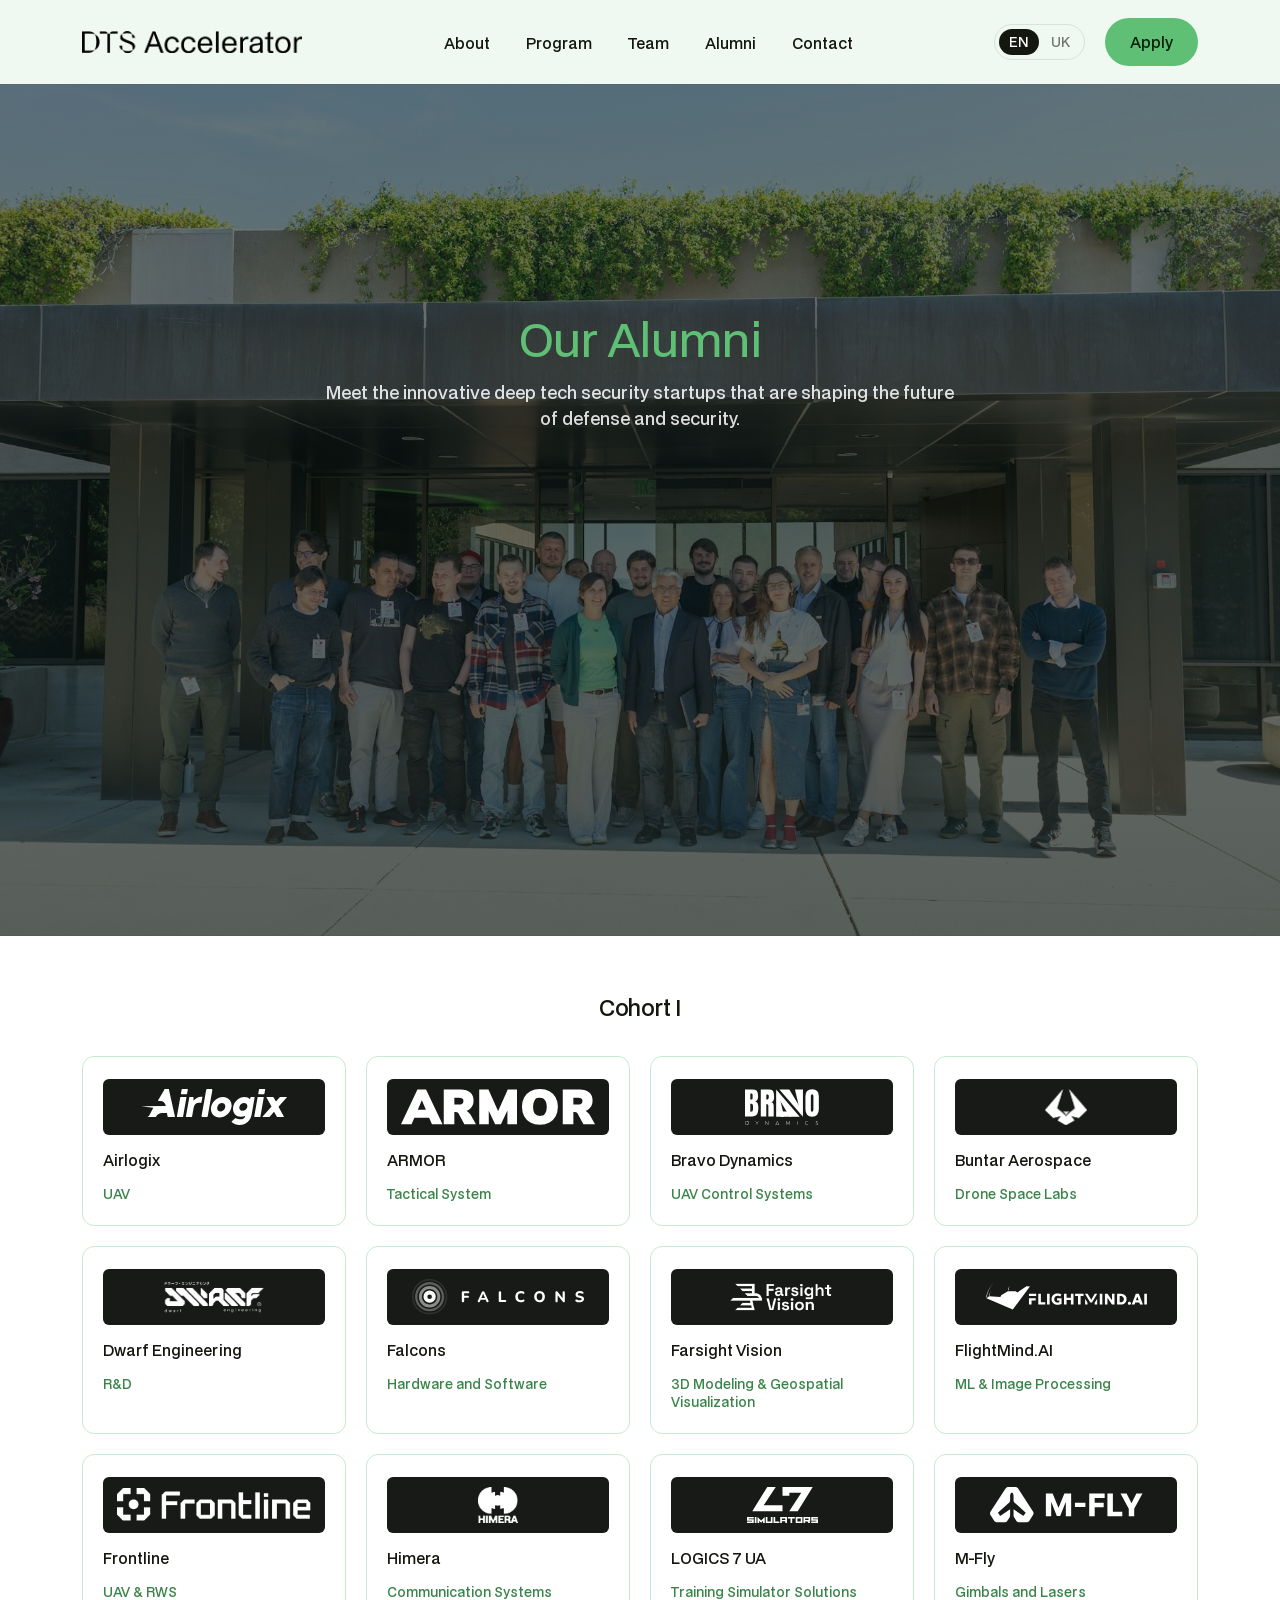
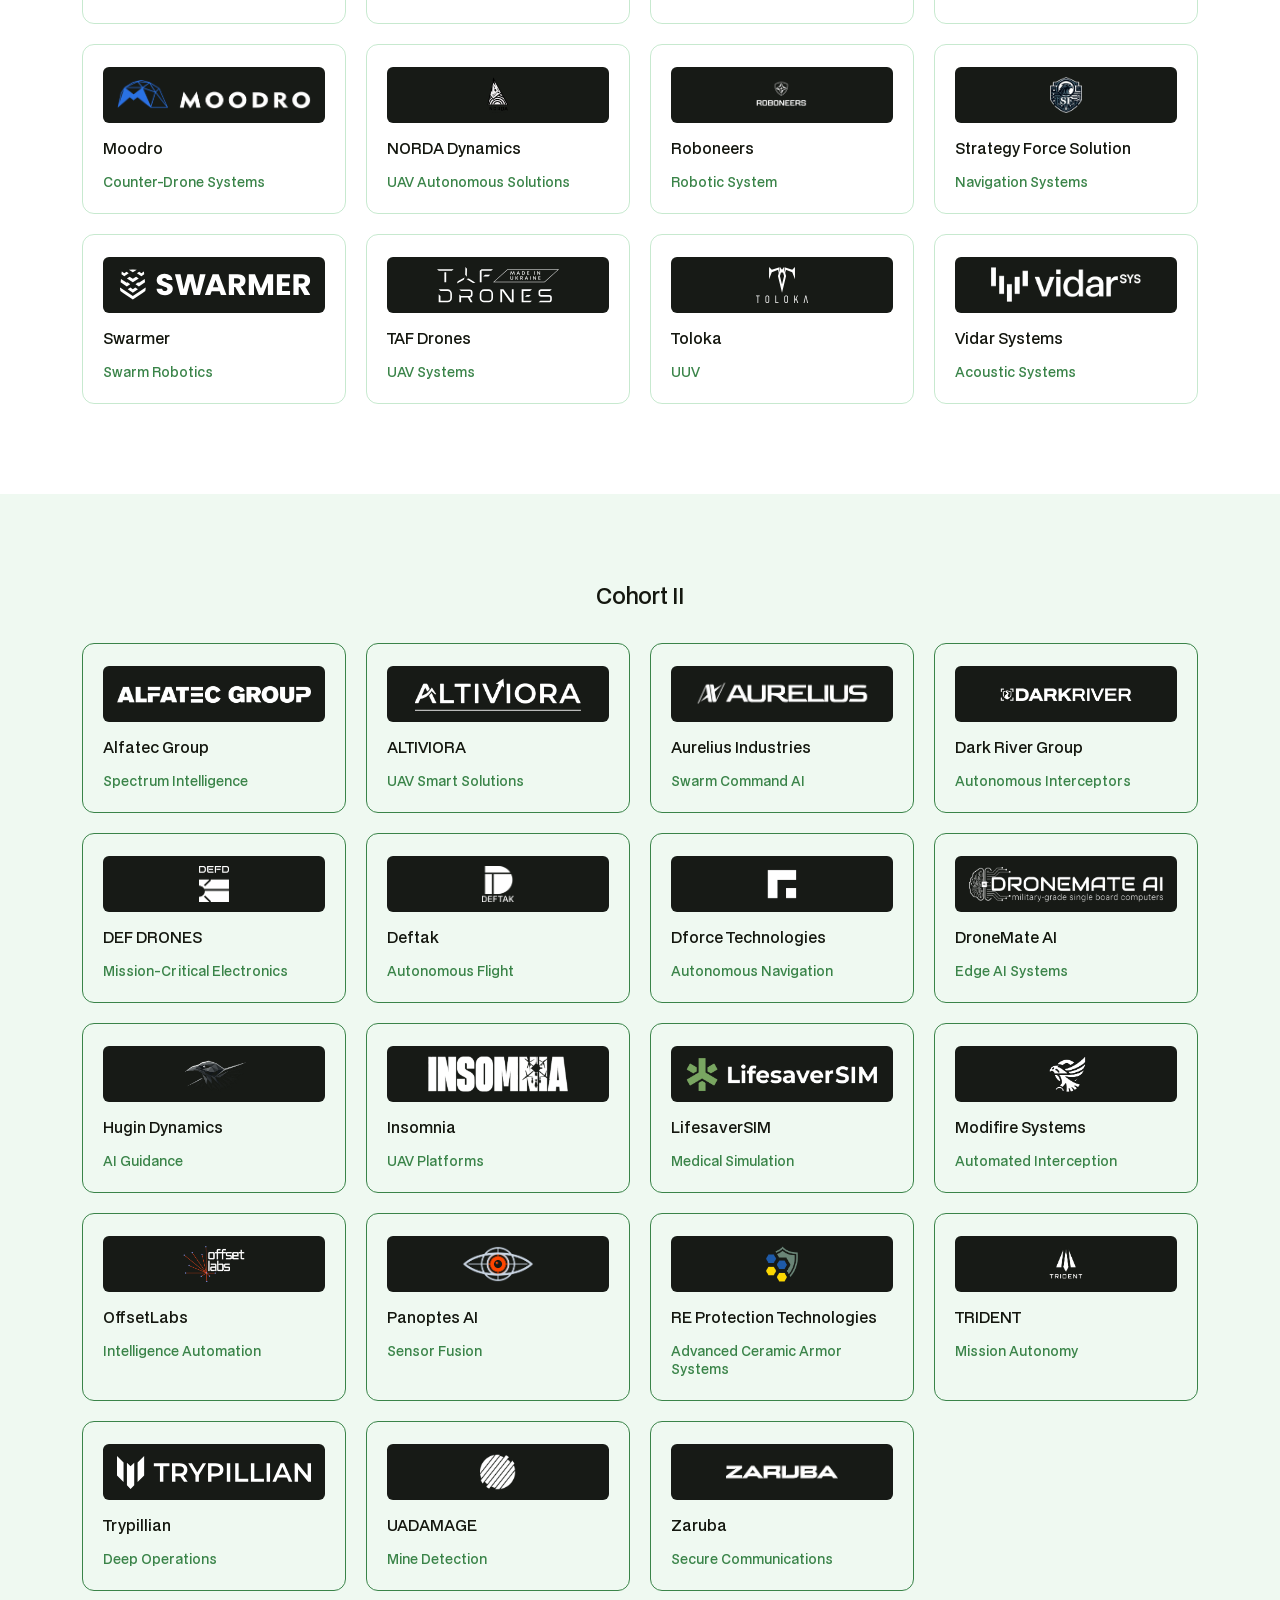
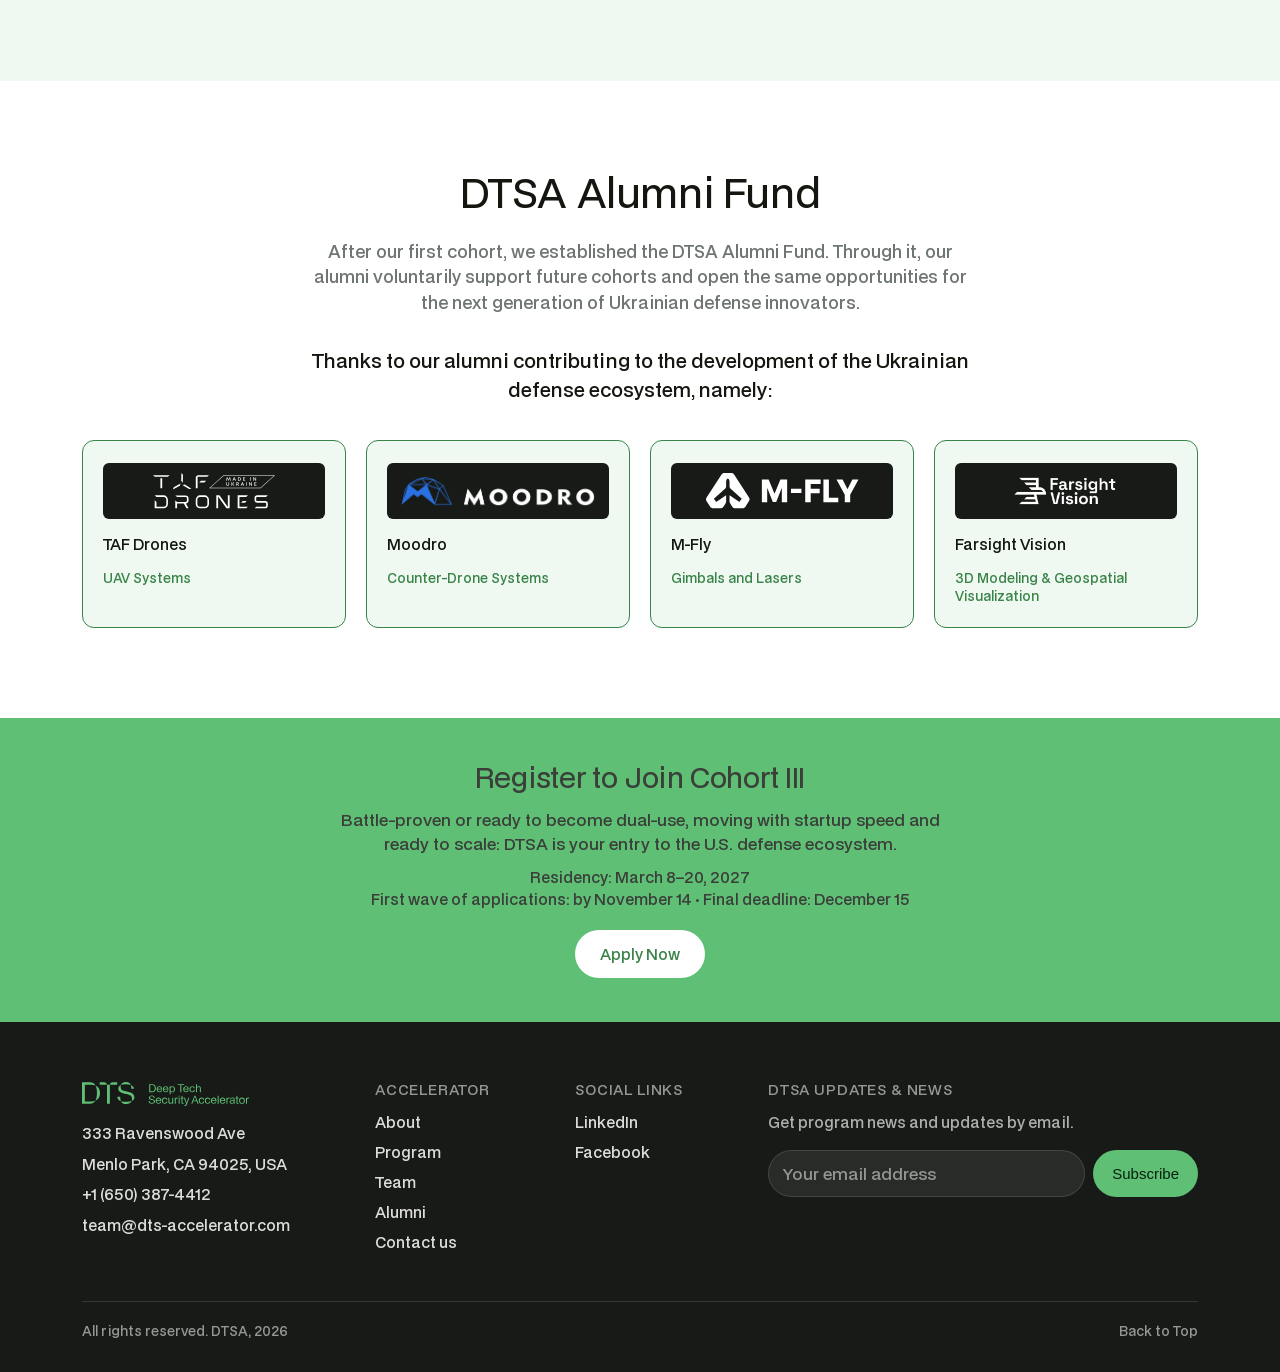
<file: alumni.html>
<!DOCTYPE html>
<html lang="en">
<head>
<meta charset="utf-8">
<meta name="viewport" content="width=device-width, initial-scale=1">
<title>Alumni | Deep Tech Security Accelerator</title>
<link rel="stylesheet" href="./styles.css">
</head>
<body>

<header class="site-header">
  <div class="wrap">
    <a class="logo" href="./"><img src="./images/mLPfdt1UXnucnOv0Lomkl5x9o.png" alt="DTS Accelerator" width="1873" height="187"><img class="logo-hover" src="./images/mLPfdt1UXnucnOv0Lomkl5x9o-green.png" alt="" width="1873" height="187" aria-hidden="true"></a>
    <nav>
      <ul class="main-nav">
        <li><a href="./#about">About</a></li>
        <li><a href="./#program">Program</a></li>
        <li><a href="./#team">Team</a></li>
        <li><a href="./alumni.html">Alumni</a></li>
        <li><a href="./contact-us.html">Contact</a></li>
      </ul>
    </nav>
    <div class="header-actions">
      <div class="lang-switch">
        <a class="active" href="./alumni.html">EN</a>
        <a href="./uk/alumni.html">UK</a>
      </div>
      <a class="btn btn-primary" href="https://forms.gle/uURVsMgo7BywUbKDA" target="_blank" rel="noopener">Apply</a>
    </div>
    <button class="nav-toggle" aria-label="Toggle menu" aria-expanded="false">
      <span></span><span></span><span></span>
    </button>
  </div>
</header>

<section class="page-hero alumni-hero">
  <h1>Our Alumni</h1>
  <p>Meet the innovative deep tech security startups that are shaping the future of defense and security.</p>
</section>

<section class="stats-section" style="padding-top:20px">
  <div class="wrap">
    <h2 class="cohort-label">Cohort I</h2>
    <div class="logo-grid">
      <a class="logo-card" href="https://airlogix.io/en" target="_blank" rel="noopener"><img src="./images/mbFCebnT8adpJXrLrHnhi83C1k.svg" alt="Airlogix" width="110" height="27" loading="lazy"><div class="cname">Airlogix</div><div class="ctag">UAV</div></a>
      <a class="logo-card" href="https://armor.ua" target="_blank" rel="noopener"><img src="./images/qcnNtgWicltYD9mebV7h7Hpvw4.svg" alt="ARMOR" width="566" height="105" loading="lazy"><div class="cname">ARMOR</div><div class="ctag">Tactical System</div></a>
      <a class="logo-card" href="https://www.bravo-dynamics.com/" target="_blank" rel="noopener"><img src="./images/wlbtjC89soFeVZYTgWeNwk3PI7U.svg" alt="Bravo Dynamics" width="102" height="50" loading="lazy"><div class="cname">Bravo Dynamics</div><div class="ctag">UAV Control Systems</div></a>
      <a class="logo-card" href="https://buntar.com/en/" target="_blank" rel="noopener"><img src="./images/pnGdwLgkGxtJUjr89V0LcJiS0BM.png" alt="Buntar Aerospace" width="684" height="582" loading="lazy"><div class="cname">Buntar Aerospace</div><div class="ctag">Drone Space Labs</div></a>
      <a class="logo-card" href="https://micro.page/dwarf-engineering" target="_blank" rel="noopener"><img src="./images/dwarf-engineering-logo.png" alt="Dwarf Engineering" width="1006" height="346" loading="lazy"><div class="cname">Dwarf Engineering</div><div class="ctag">R&amp;D</div></a>
      <a class="logo-card" href="https://www.falcons.com.ua/en" target="_blank" rel="noopener"><img src="./images/qVgROkrvyXArNqV2liTQdtA6oQg.svg" alt="Falcons" width="235" height="49" loading="lazy"><div class="cname">Falcons</div><div class="ctag">Hardware and Software</div></a>
      <a class="logo-card" href="https://www.farsightvision.com/" target="_blank" rel="noopener"><img src="./images/KpTjXZe5U8muNFm1nwFRwSOsc.svg" alt="Farsight Vision" width="1392" height="480" loading="lazy"><div class="cname">Farsight Vision</div><div class="ctag">3D Modeling &amp; Geospatial Visualization</div></a>
      <a class="logo-card" href="http://flightmind.ai/" target="_blank" rel="noopener"><img src="./images/qdZ5ccfuvyNAmCcTK6CjunKlLw.svg" alt="FlightMind.AI" width="1080" height="227" loading="lazy"><div class="cname">FlightMind.AI</div><div class="ctag">ML &amp; Image Processing</div></a>
      <a class="logo-card" href="https://www.frontline-robotics.tech/" target="_blank" rel="noopener"><img src="./images/bLOU040poz93cMZjpRK4N7I9jvA.png" alt="Frontline" width="300" height="52" loading="lazy"><div class="cname">Frontline</div><div class="ctag">UAV &amp; RWS</div></a>
      <a class="logo-card" href="https://himeratech.com/en" target="_blank" rel="noopener"><img src="./images/LxHD5ww2psjtgEUi0T2zJaBEkU8.png" alt="Himera" width="854" height="777" loading="lazy"><div class="cname">Himera</div><div class="ctag">Communication Systems</div></a>
      <a class="logo-card" href="https://logics7.com/en" target="_blank" rel="noopener"><img src="./images/oBpkeJOf6WtEr5J4KdSkzujseQU.svg" alt="LOGICS 7 UA" width="716" height="363" loading="lazy"><div class="cname">LOGICS 7 UA</div><div class="ctag">Training Simulator Solutions</div></a>
      <a class="logo-card" href="https://m-fly.org/" target="_blank" rel="noopener"><img src="./images/Ns39sOWSel4a16L9cELMhfihN0.svg" alt="M-Fly" width="187" height="44" loading="lazy"><div class="cname">M-Fly</div><div class="ctag">Gimbals and Lasers</div></a>
      <a class="logo-card" href="https://moodro.tech/" target="_blank" rel="noopener"><img src="./images/DO7VePeGcVy7MhyC2Dj7xGLae8.webp" alt="Moodro" width="411" height="66" loading="lazy"><div class="cname">Moodro</div><div class="ctag">Counter-Drone Systems</div></a>
      <a class="logo-card" href="https://www.norda.tech/" target="_blank" rel="noopener"><img src="./images/vJGIJ6aITWdIDSAZ69O3ZZba5o.svg" alt="NORDA Dynamics" width="380" height="639" loading="lazy"><div class="cname">NORDA Dynamics</div><div class="ctag">UAV Autonomous Solutions</div></a>
      <a class="logo-card" href="https://roboneers.net/" target="_blank" rel="noopener"><img src="./images/Y7xk79KvZ7WzZACNE6HJRIR6s.webp" alt="Roboneers" width="336" height="155" loading="lazy"><div class="cname">Roboneers</div><div class="ctag">Robotic System</div></a>
      <a class="logo-card" href="https://stratforcesolution.com/ua/" target="_blank" rel="noopener"><img src="./images/kVrV4byNuzf1DsSrfWBM21BZ3E.png" alt="Strategy Force Solution" width="322" height="365" loading="lazy"><div class="cname">Strategy Force Solution</div><div class="ctag">Navigation Systems</div></a>
      <a class="logo-card" href="https://swarmer.com/" target="_blank" rel="noopener"><img src="./images/Y8WPLXtmiWPdQFv2Rke0Z5W1Dg.svg" alt="Swarmer" width="147" height="24" loading="lazy"><div class="cname">Swarmer</div><div class="ctag">Swarm Robotics</div></a>
      <a class="logo-card" href="https://taf-ua.com/en/" target="_blank" rel="noopener"><img src="./images/ch2Oi8CBHy6BtBps7pxkxEXIugw.svg" alt="TAF Drones" width="170" height="50" loading="lazy"><div class="cname">TAF Drones</div><div class="ctag">UAV Systems</div></a>
      <a class="logo-card" href="https://tlkms.com/" target="_blank" rel="noopener"><img src="./images/3gZ5GTZGsqrOdYhWSmngKYLe7JU.svg" alt="Toloka" width="568" height="397" loading="lazy"><div class="cname">Toloka</div><div class="ctag">UUV</div></a>
      <a class="logo-card" href="https://www.linkedin.com/company/vidar-systems/" target="_blank" rel="noopener"><img src="./images/3rx2EviRXYrObEEpqumKZgHdYI.png" alt="Vidar Systems" width="829" height="200" loading="lazy"><div class="cname">Vidar Systems</div><div class="ctag">Acoustic Systems</div></a>
    </div>
  </div>
</section>

<section class="stats-section mint-section" style="padding-top:50px">
  <div class="wrap">
    <h2 class="cohort-label">Cohort II</h2>
    <div class="logo-grid">
      <a class="logo-card" href="https://alfatec-group.com/" target="_blank" rel="noopener"><img src="./images/AoHUJT5BwNDBAxbZzV30By4FZac.png" alt="Alfatec Group" width="1250" height="227" loading="lazy"><div class="cname">Alfatec Group</div><div class="ctag">Spectrum Intelligence</div></a>
      <div class="logo-card"><img src="./images/dXwEDIOm2j0ssvBpbF1C4xwf8.png" alt="ALTIVIORA" width="2172" height="469" loading="lazy"><div class="cname">ALTIVIORA</div><div class="ctag">UAV Smart Solutions</div></div>
      <a class="logo-card" href="https://aurelius.industries/" target="_blank" rel="noopener"><img src="./images/54GVm8KSQGt9Z0z0XUlwQ7LJck.png" alt="Aurelius Industries" width="375" height="75" loading="lazy"><div class="cname">Aurelius Industries</div><div class="ctag">Swarm Command AI</div></a>
      <a class="logo-card" href="https://dark-river.tech/home" target="_blank" rel="noopener"><img src="./images/O1m6aztRW0xb2wdd1MgNFguoIPg.png" alt="Dark River Group" width="1500" height="150" loading="lazy"><div class="cname">Dark River Group</div><div class="ctag">Autonomous Interceptors</div></a>
      <a class="logo-card" href="https://defdrones.com" target="_blank" rel="noopener"><img src="./images/kgyRuyGJkSAGcVMMEOO7hljqh5c.png" alt="DEF DRONES" width="953" height="1175" loading="lazy"><div class="cname">DEF DRONES</div><div class="ctag">Mission-Critical Electronics</div></a>
      <a class="logo-card" href="https://deftak.com/" target="_blank" rel="noopener"><img src="./images/xJTAleVsqoARtdYcEQjA8C8Xw70.png" alt="Deftak" width="562" height="631" loading="lazy"><div class="cname">Deftak</div><div class="ctag">Autonomous Flight</div></a>
      <a class="logo-card" href="https://www.d-force.ai/" target="_blank" rel="noopener"><img src="./images/EwZh6L9suKdnQ1e9ZErhjHeDGo.png" alt="Dforce Technologies" width="1563" height="1875" loading="lazy"><div class="cname">Dforce Technologies</div><div class="ctag">Autonomous Navigation</div></a>
      <a class="logo-card" href="https://dronemateai.com/en/main/" target="_blank" rel="noopener"><img src="./images/Lo6D63Hi3qxACxuIQgpGp571h4E.png" alt="DroneMate AI" width="1139" height="204" loading="lazy"><div class="cname">DroneMate AI</div><div class="ctag">Edge AI Systems</div></a>
      <a class="logo-card" href="https://hugindynamics.com/" target="_blank" rel="noopener"><img src="./images/178O5HHlTWKQfe1LrJjy6W5o.png" alt="Hugin Dynamics" width="1026" height="509" loading="lazy"><div class="cname">Hugin Dynamics</div><div class="ctag">AI Guidance</div></a>
      <div class="logo-card"><img src="./images/8D8D6j1VFBiaTMDFCvxfdxH75o.png" alt="Insomnia" width="451" height="116" loading="lazy"><div class="cname">Insomnia</div><div class="ctag">UAV Platforms</div></div>
      <a class="logo-card" href="https://www.lifesaversim.com/" target="_blank" rel="noopener"><img src="./images/pq2U3GuRP34sBJqox1hr9MIk73k.png" alt="LifesaverSIM" width="1272" height="225" loading="lazy"><div class="cname">LifesaverSIM</div><div class="ctag">Medical Simulation</div></a>
      <a class="logo-card" href="https://www.modifiresystems.com/" target="_blank" rel="noopener"><img src="./images/QhrJo8Bh0nzGW5h8XivgFgXFt0.png" alt="Modifire Systems" width="261" height="239" loading="lazy"><div class="cname">Modifire Systems</div><div class="ctag">Automated Interception</div></a>
      <a class="logo-card" href="https://offsetlabs.ai/" target="_blank" rel="noopener"><img src="./images/qkLCOyuoVYUQ2p0dn7mgkCGpnA.png" alt="OffsetLabs" width="513" height="269" loading="lazy"><div class="cname">OffsetLabs</div><div class="ctag">Intelligence Automation</div></a>
      <a class="logo-card" href="https://panopteseye.com/" target="_blank" rel="noopener"><img src="./images/57kH0IBsSKsOe0z2KxUNod17mg.png" alt="Panoptes AI" width="1290" height="650" loading="lazy"><div class="cname">Panoptes AI</div><div class="ctag">Sensor Fusion</div></a>
      <a class="logo-card" href="https://my-site-onfb4cwz-yuliaklimchyk.wix-vibe-site.com/" target="_blank" rel="noopener"><img src="./images/WxO4EJahWk8MBXXUfXXrXQw1QS8.png" alt="RE Protection Technologies" width="1875" height="1875" loading="lazy"><div class="cname">RE Protection Technologies</div><div class="ctag">Advanced Ceramic Armor Systems</div></a>
      <a class="logo-card" href="https://www.trident-group.ai/" target="_blank" rel="noopener"><img src="./images/Za26MEV42sY6X9ksG4YhbKWdLkk.png" alt="TRIDENT" width="938" height="938" loading="lazy"><div class="cname">TRIDENT</div><div class="ctag">Mission Autonomy</div></a>
      <a class="logo-card" href="https://trypillian.com/" target="_blank" rel="noopener"><img src="./images/ThBcnLUGXRt7UXbpcIg6O83E6g.svg" alt="Trypillian" width="141" height="24" loading="lazy"><div class="cname">Trypillian</div><div class="ctag">Deep Operations</div></a>
      <a class="logo-card" href="https://web.uadamage.com/" target="_blank" rel="noopener"><img src="./images/6D1fzzjlbiPb5GOlX2PDk3hnZTk.png" alt="UADAMAGE" width="200" height="200" loading="lazy"><div class="cname">UADAMAGE</div><div class="ctag">Mine Detection</div></a>
      <a class="logo-card" href="https://zaruba.tech/" target="_blank" rel="noopener"><img src="./images/1IFmbiywC2tbLEt55bdUMpqv8Zs.png" alt="Zaruba" width="250" height="81" loading="lazy"><div class="cname">Zaruba</div><div class="ctag">Secure Communications</div></a>
    </div>
  </div>
</section>

<section class="stats-section fund-section" id="alumni-fund">
  <div class="wrap">
    <h2>DTSA Alumni Fund</h2>
    <p class="section-intro">After our first cohort, we established the DTSA Alumni Fund. Through it, our alumni voluntarily support future cohorts and open the same opportunities for the next generation of Ukrainian defense innovators.</p>
    <p class="fund-thanks">Thanks to our alumni contributing to the development of the Ukrainian defense ecosystem, namely:</p>
    <div class="logo-grid fund-grid">
      <a class="logo-card" href="https://taf-ua.com/en/" target="_blank" rel="noopener"><img src="./images/ch2Oi8CBHy6BtBps7pxkxEXIugw.svg" alt="TAF Drones" width="170" height="50" loading="lazy"><div class="cname">TAF Drones</div><div class="ctag">UAV Systems</div></a>
      <a class="logo-card" href="https://moodro.tech/" target="_blank" rel="noopener"><img src="./images/DO7VePeGcVy7MhyC2Dj7xGLae8.webp" alt="Moodro" width="411" height="66" loading="lazy"><div class="cname">Moodro</div><div class="ctag">Counter-Drone Systems</div></a>
      <a class="logo-card" href="https://m-fly.org/" target="_blank" rel="noopener"><img src="./images/Ns39sOWSel4a16L9cELMhfihN0.svg" alt="M-Fly" width="187" height="44" loading="lazy"><div class="cname">M-Fly</div><div class="ctag">Gimbals and Lasers</div></a>
      <a class="logo-card" href="https://www.farsightvision.com/" target="_blank" rel="noopener"><img src="./images/KpTjXZe5U8muNFm1nwFRwSOsc.svg" alt="Farsight Vision" width="1392" height="480" loading="lazy"><div class="cname">Farsight Vision</div><div class="ctag">3D Modeling &amp; Geospatial Visualization</div></a>
    </div>
  </div>
</section>

<section class="cta-band cta-band-green">
  <div class="wrap">
    <h2>Register to Join Cohort III</h2>
    <p style="max-width:600px;margin:16px auto 0;font-size:16px">Battle-proven or ready to become dual-use, moving with startup speed and ready to scale: DTSA is your entry to the U.S. defense ecosystem.</p>
    <div class="residency">Residency: March 8&ndash;20, 2027<br>First wave of applications: by November 14 &middot; Final deadline: December 15</div>
    <a class="btn btn-primary" href="https://forms.gle/uURVsMgo7BywUbKDA" target="_blank" rel="noopener">Apply Now</a>
  </div>
</section>

<footer class="site-footer">
  <div class="wrap">
    <div class="footer-grid">
      <div class="footer-col">
        <a class="logo" href="./"><img src="./images/EmGJkQvWhCSvJWnmZBPdxjAWmII.svg" alt="DTS Accelerator" style="height:24px;margin-bottom:16px" width="1036" height="149" loading="lazy"><img class="logo-hover" src="./images/footer-logo-white.svg" alt="" style="height:24px;margin-bottom:16px" width="1036" height="149" aria-hidden="true"></a>
        <p>333 Ravenswood Ave</p>
        <p>Menlo Park, CA 94025, USA</p>
        <p>+1 (650) 387-4412</p>
        <a href="mailto:team@dts-accelerator.com">team@dts-accelerator.com</a>
      </div>
      <div class="footer-col">
        <h4>Accelerator</h4>
        <a href="./#about">About</a>
        <a href="./#program">Program</a>
        <a href="./#team">Team</a>
        <a href="./alumni.html">Alumni</a>
        <a href="./contact-us.html">Contact us</a>
      </div>
      <div class="footer-col">
        <h4>Social Links</h4>
        <a href="https://www.linkedin.com/company/deep-tech-security-accelerator/" target="_blank" rel="noopener">LinkedIn</a>
        <a href="https://www.facebook.com/dtsaccelerator" target="_blank" rel="noopener">Facebook</a>
      </div>
    </div>
    <div class="footer-bottom">
      <span>All rights reserved. DTSA, 2026</span>
      <a href="#">Back to Top</a>
    </div>
  </div>
</footer>

<script src="./nav.js" defer></script>

</body>
</html>
</file>
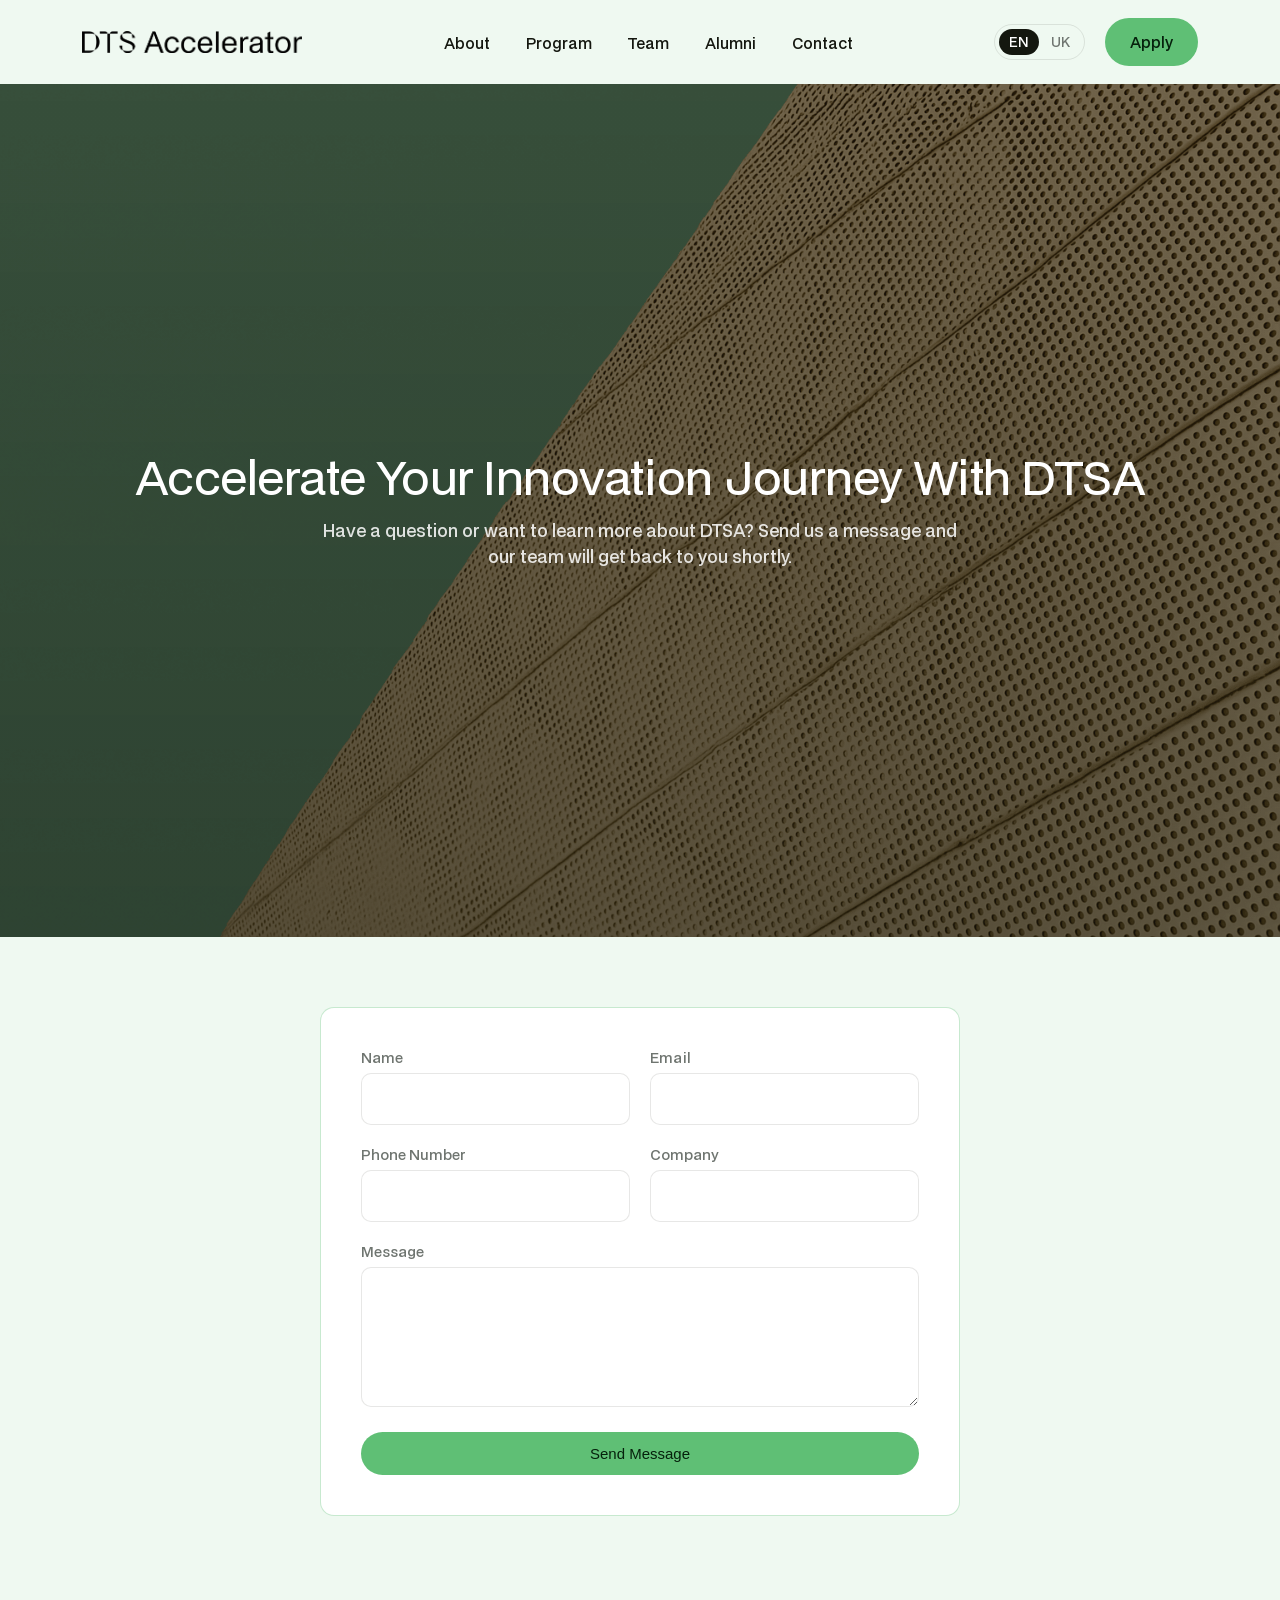
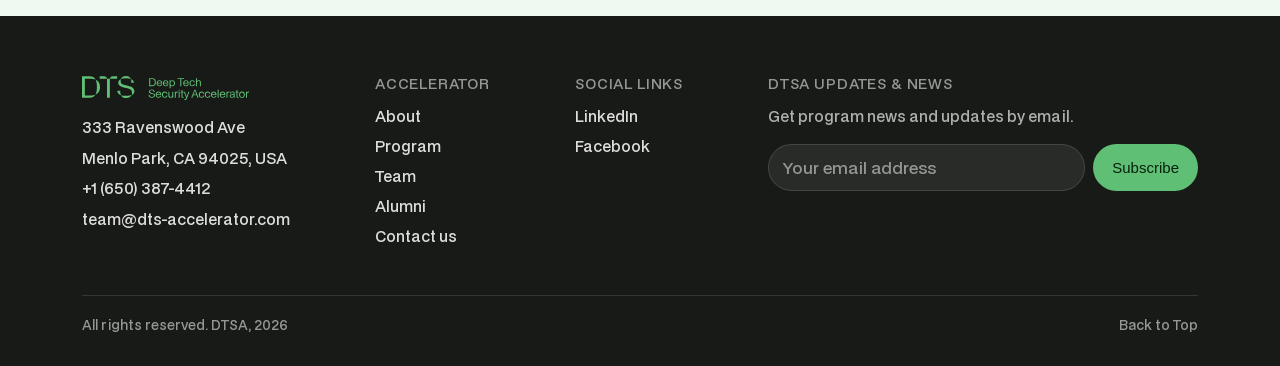
<file: contact-us.html>
<!DOCTYPE html>
<html lang="en">
<head>
<meta charset="utf-8">
<meta name="viewport" content="width=device-width, initial-scale=1">
<title>Contact Us | Deep Tech Security Accelerator</title>
<link rel="stylesheet" href="./styles.css">
</head>
<body>

<header class="site-header">
  <div class="wrap">
    <a class="logo" href="./"><img src="./images/mLPfdt1UXnucnOv0Lomkl5x9o.png" alt="DTS Accelerator" width="1873" height="187"><img class="logo-hover" src="./images/mLPfdt1UXnucnOv0Lomkl5x9o-green.png" alt="" width="1873" height="187" aria-hidden="true"></a>
    <nav>
      <ul class="main-nav">
        <li><a href="./#about">About</a></li>
        <li><a href="./#program">Program</a></li>
        <li><a href="./#team">Team</a></li>
        <li><a href="./alumni.html">Alumni</a></li>
        <li><a href="./contact-us.html">Contact</a></li>
      </ul>
    </nav>
    <div class="header-actions">
      <div class="lang-switch">
        <a class="active" href="./contact-us.html">EN</a>
        <a href="./uk/contact-us.html">UK</a>
      </div>
      <a class="btn btn-primary" href="https://forms.gle/uURVsMgo7BywUbKDA" target="_blank" rel="noopener">Apply</a>
    </div>
    <button class="nav-toggle" aria-label="Toggle menu" aria-expanded="false">
      <span></span><span></span><span></span>
    </button>
  </div>
</header>

<section class="page-hero contact-hero">
  <h1>Accelerate Your Innovation Journey With DTSA</h1>
  <p>Have a question or want to learn more about DTSA? Send us a message and our team will get back to you shortly.</p>
</section>

<section class="contact-section">
  <div class="contact-card">
    <form id="contact-form" action="https://formspree.io/f/mppqdzvg" method="POST">
      <div class="form-row">
        <div class="form-field">
          <label for="name">Name</label>
          <input id="name" name="name" type="text" required>
        </div>
        <div class="form-field">
          <label for="email">Email</label>
          <input id="email" name="email" type="email" required>
        </div>
      </div>
      <div class="form-row">
        <div class="form-field">
          <label for="phone">Phone Number</label>
          <input id="phone" name="phone" type="tel">
        </div>
        <div class="form-field">
          <label for="company">Company</label>
          <input id="company" name="company" type="text">
        </div>
      </div>
      <div class="form-field">
        <label for="message">Message</label>
        <textarea id="message" name="message" required></textarea>
      </div>
      <button class="btn btn-primary" type="submit" style="width:100%">Send Message</button>
    </form>
  </div>
</section>

<footer class="site-footer">
  <div class="wrap">
    <div class="footer-grid">
      <div class="footer-col">
        <a class="logo" href="./"><img src="./images/EmGJkQvWhCSvJWnmZBPdxjAWmII.svg" alt="DTS Accelerator" style="height:24px;margin-bottom:16px" width="1036" height="149" loading="lazy"><img class="logo-hover" src="./images/footer-logo-white.svg" alt="" style="height:24px;margin-bottom:16px" width="1036" height="149" aria-hidden="true"></a>
        <p>333 Ravenswood Ave</p>
        <p>Menlo Park, CA 94025, USA</p>
        <p>+1 (650) 387-4412</p>
        <a href="mailto:team@dts-accelerator.com">team@dts-accelerator.com</a>
      </div>
      <div class="footer-col">
        <h4>Accelerator</h4>
        <a href="./#about">About</a>
        <a href="./#program">Program</a>
        <a href="./#team">Team</a>
        <a href="./alumni.html">Alumni</a>
        <a href="./contact-us.html">Contact us</a>
      </div>
      <div class="footer-col">
        <h4>Social Links</h4>
        <a href="https://www.linkedin.com/company/deep-tech-security-accelerator/" target="_blank" rel="noopener">LinkedIn</a>
        <a href="https://www.facebook.com/dtsaccelerator" target="_blank" rel="noopener">Facebook</a>
      </div>
    </div>
    <div class="footer-bottom">
      <span>All rights reserved. DTSA, 2026</span>
      <a href="#">Back to Top</a>
    </div>
  </div>
</footer>

<script>
document.getElementById('contact-form').addEventListener('submit', async function (e) {
  e.preventDefault();
  var form = e.target;
  var button = form.querySelector('button[type="submit"]');
  var data = new FormData(form);
  data.append('_subject', 'Website enquiry');
  data.append('form', 'Contact us');
  button.disabled = true;
  try {
    var response = await fetch('https://formspree.io/f/mppqdzvg', {
      method: 'POST',
      headers: { Accept: 'application/json' },
      body: data
    });
    if (!response.ok) throw new Error(response.statusText);
    window.location.href = './thank-you.html';
  } catch (error) {
    alert('Something went wrong. Please try again or email us at team@dts-accelerator.com.');
    button.disabled = false;
  }
});
</script>

<script src="./nav.js" defer></script>

</body>
</html>
</file>
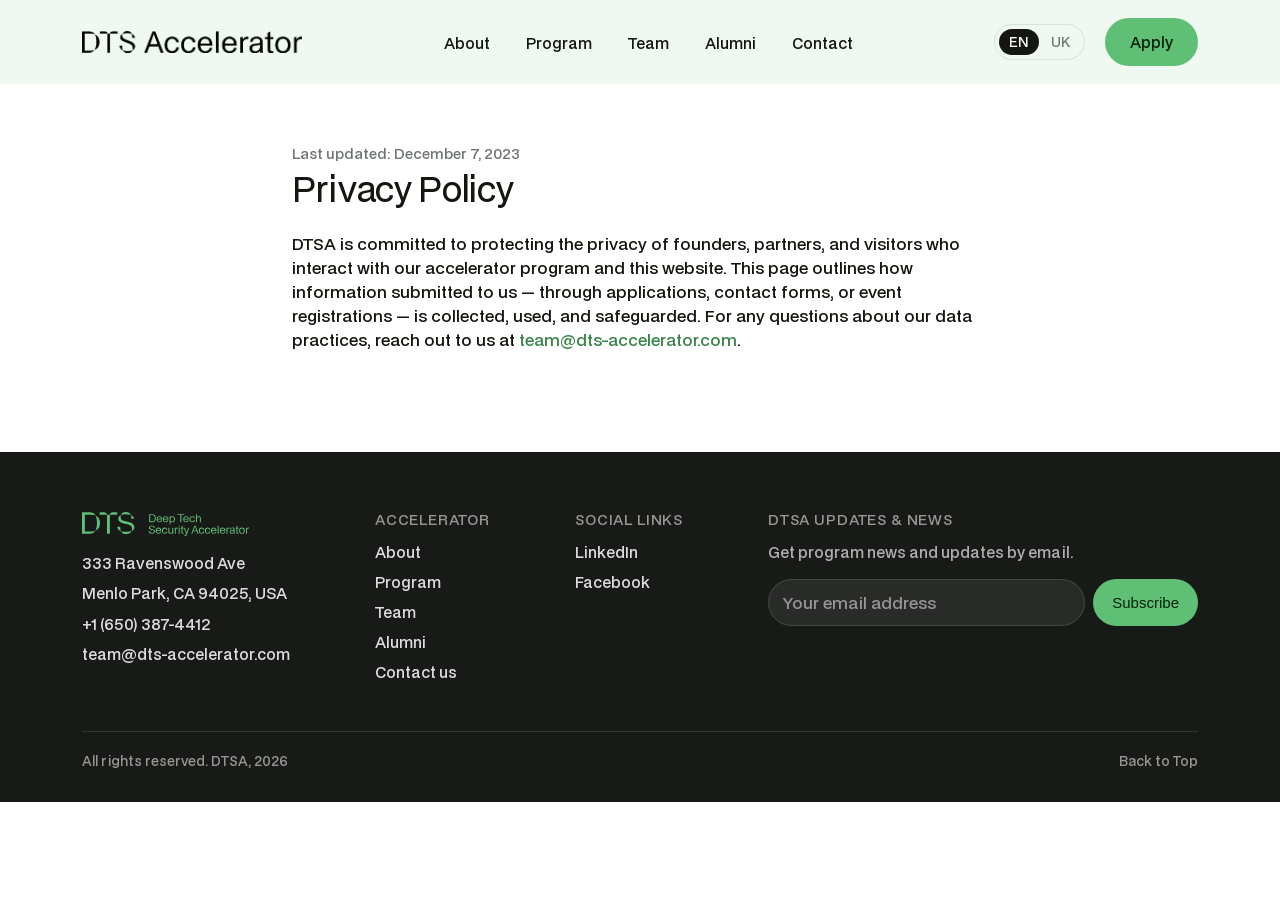
<file: legal.html>
<!DOCTYPE html>
<html lang="en">
<head>
<meta charset="utf-8">
<meta name="viewport" content="width=device-width, initial-scale=1">
<title>Privacy Policy | Deep Tech Security Accelerator</title>
<link rel="stylesheet" href="./styles.css">
</head>
<body>

<header class="site-header">
  <div class="wrap">
    <a class="logo" href="./"><img src="./images/mLPfdt1UXnucnOv0Lomkl5x9o.png" alt="DTS Accelerator" width="1873" height="187"><img class="logo-hover" src="./images/mLPfdt1UXnucnOv0Lomkl5x9o-green.png" alt="" width="1873" height="187" aria-hidden="true"></a>
    <nav>
      <ul class="main-nav">
        <li><a href="./#about">About</a></li>
        <li><a href="./#program">Program</a></li>
        <li><a href="./#team">Team</a></li>
        <li><a href="./alumni.html">Alumni</a></li>
        <li><a href="./contact-us.html">Contact</a></li>
      </ul>
    </nav>
    <div class="header-actions">
      <div class="lang-switch">
        <a class="active" href="./legal.html">EN</a>
        <a href="./uk/legal.html">UK</a>
      </div>
      <a class="btn btn-primary" href="https://forms.gle/uURVsMgo7BywUbKDA" target="_blank" rel="noopener">Apply</a>
    </div>
    <button class="nav-toggle" aria-label="Toggle menu" aria-expanded="false">
      <span></span><span></span><span></span>
    </button>
  </div>
</header>

<section class="legal-section">
  <div class="updated">Last updated: December 7, 2023</div>
  <h1>Privacy Policy</h1>
  <p>DTSA is committed to protecting the privacy of founders, partners, and visitors who interact with our accelerator program and this website. This page outlines how information submitted to us &mdash; through applications, contact forms, or event registrations &mdash; is collected, used, and safeguarded. For any questions about our data practices, reach out to us at <a href="mailto:team@dts-accelerator.com" style="color:var(--green-dark)">team@dts-accelerator.com</a>.</p>
</section>

<footer class="site-footer">
  <div class="wrap">
    <div class="footer-grid">
      <div class="footer-col">
        <a class="logo" href="./"><img src="./images/EmGJkQvWhCSvJWnmZBPdxjAWmII.svg" alt="DTS Accelerator" style="height:24px;margin-bottom:16px" width="1036" height="149" loading="lazy"><img class="logo-hover" src="./images/footer-logo-white.svg" alt="" style="height:24px;margin-bottom:16px" width="1036" height="149" aria-hidden="true"></a>
        <p>333 Ravenswood Ave</p>
        <p>Menlo Park, CA 94025, USA</p>
        <p>+1 (650) 387-4412</p>
        <a href="mailto:team@dts-accelerator.com">team@dts-accelerator.com</a>
      </div>
      <div class="footer-col">
        <h4>Accelerator</h4>
        <a href="./#about">About</a>
        <a href="./#program">Program</a>
        <a href="./#team">Team</a>
        <a href="./alumni.html">Alumni</a>
        <a href="./contact-us.html">Contact us</a>
      </div>
      <div class="footer-col">
        <h4>Social Links</h4>
        <a href="https://www.linkedin.com/company/deep-tech-security-accelerator/" target="_blank" rel="noopener">LinkedIn</a>
        <a href="https://www.facebook.com/dtsaccelerator" target="_blank" rel="noopener">Facebook</a>
      </div>
    </div>
    <div class="footer-bottom">
      <span>All rights reserved. DTSA, 2026</span>
      <a href="#">Back to Top</a>
    </div>
  </div>
</footer>

<script src="./nav.js" defer></script>

</body>
</html>
</file>
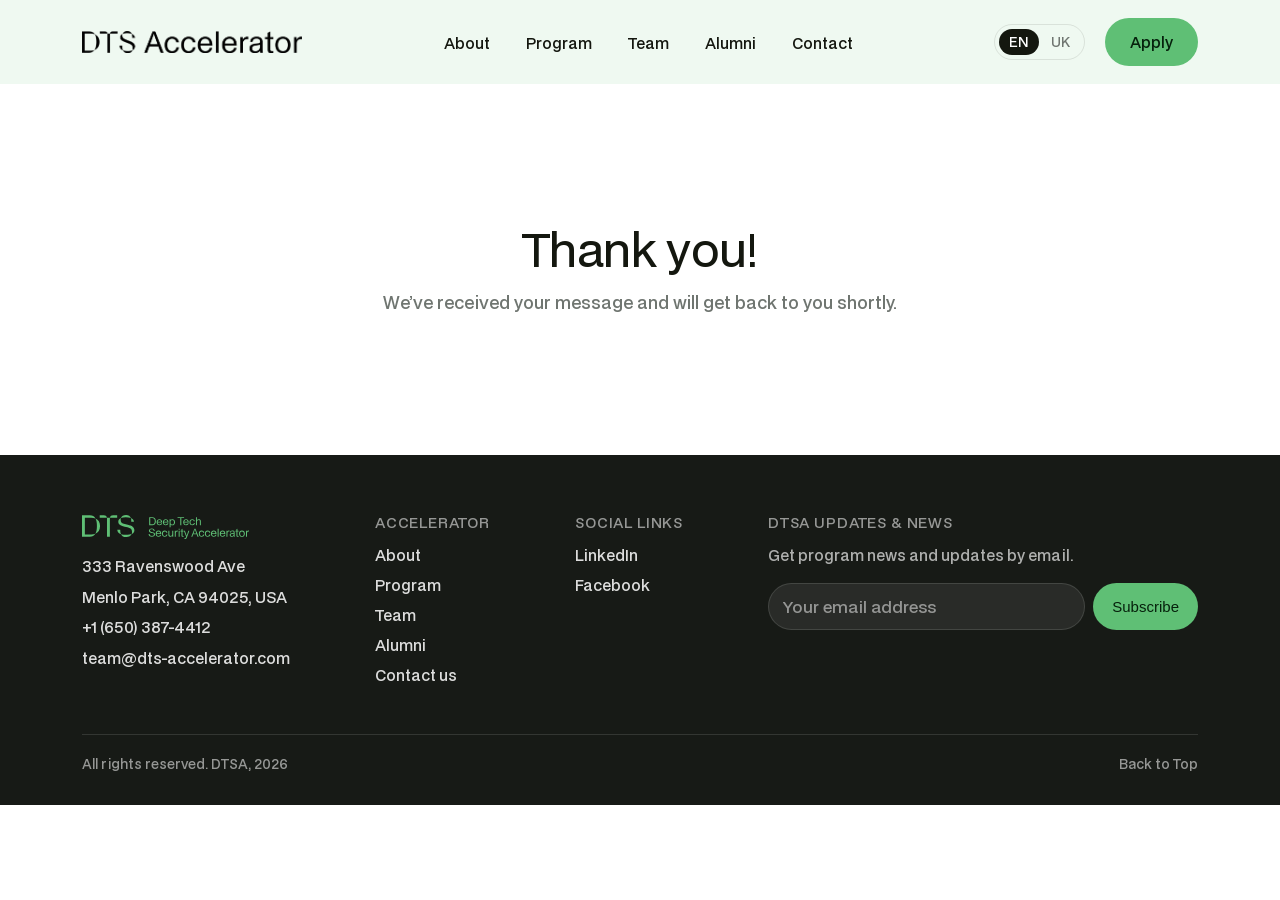
<file: thank-you.html>
<!DOCTYPE html>
<html lang="en">
<head>
<meta charset="utf-8">
<meta name="viewport" content="width=device-width, initial-scale=1">
<title>Thank You | Deep Tech Security Accelerator</title>
<link rel="stylesheet" href="./styles.css">
</head>
<body>

<header class="site-header">
  <div class="wrap">
    <a class="logo" href="./"><img src="./images/mLPfdt1UXnucnOv0Lomkl5x9o.png" alt="DTS Accelerator" width="1873" height="187"><img class="logo-hover" src="./images/mLPfdt1UXnucnOv0Lomkl5x9o-green.png" alt="" width="1873" height="187" aria-hidden="true"></a>
    <nav>
      <ul class="main-nav">
        <li><a href="./#about">About</a></li>
        <li><a href="./#program">Program</a></li>
        <li><a href="./#team">Team</a></li>
        <li><a href="./alumni.html">Alumni</a></li>
        <li><a href="./contact-us.html">Contact</a></li>
      </ul>
    </nav>
    <div class="header-actions">
      <div class="lang-switch">
        <a class="active" href="./thank-you.html">EN</a>
        <a href="./uk/thank-you.html">UK</a>
      </div>
      <a class="btn btn-primary" href="https://forms.gle/uURVsMgo7BywUbKDA" target="_blank" rel="noopener">Apply</a>
    </div>
    <button class="nav-toggle" aria-label="Toggle menu" aria-expanded="false">
      <span></span><span></span><span></span>
    </button>
  </div>
</header>

<section class="thankyou-section">
  <h1>Thank you!</h1>
  <p>We&rsquo;ve received your message and will get back to you shortly.</p>
</section>

<footer class="site-footer">
  <div class="wrap">
    <div class="footer-grid">
      <div class="footer-col">
        <a class="logo" href="./"><img src="./images/EmGJkQvWhCSvJWnmZBPdxjAWmII.svg" alt="DTS Accelerator" style="height:24px;margin-bottom:16px" width="1036" height="149" loading="lazy"><img class="logo-hover" src="./images/footer-logo-white.svg" alt="" style="height:24px;margin-bottom:16px" width="1036" height="149" aria-hidden="true"></a>
        <p>333 Ravenswood Ave</p>
        <p>Menlo Park, CA 94025, USA</p>
        <p>+1 (650) 387-4412</p>
        <a href="mailto:team@dts-accelerator.com">team@dts-accelerator.com</a>
      </div>
      <div class="footer-col">
        <h4>Accelerator</h4>
        <a href="./#about">About</a>
        <a href="./#program">Program</a>
        <a href="./#team">Team</a>
        <a href="./alumni.html">Alumni</a>
        <a href="./contact-us.html">Contact us</a>
      </div>
      <div class="footer-col">
        <h4>Social Links</h4>
        <a href="https://www.linkedin.com/company/deep-tech-security-accelerator/" target="_blank" rel="noopener">LinkedIn</a>
        <a href="https://www.facebook.com/dtsaccelerator" target="_blank" rel="noopener">Facebook</a>
      </div>
    </div>
    <div class="footer-bottom">
      <span>All rights reserved. DTSA, 2026</span>
      <a href="#">Back to Top</a>
    </div>
  </div>
</footer>

<script src="./nav.js" defer></script>

</body>
</html>
</file>
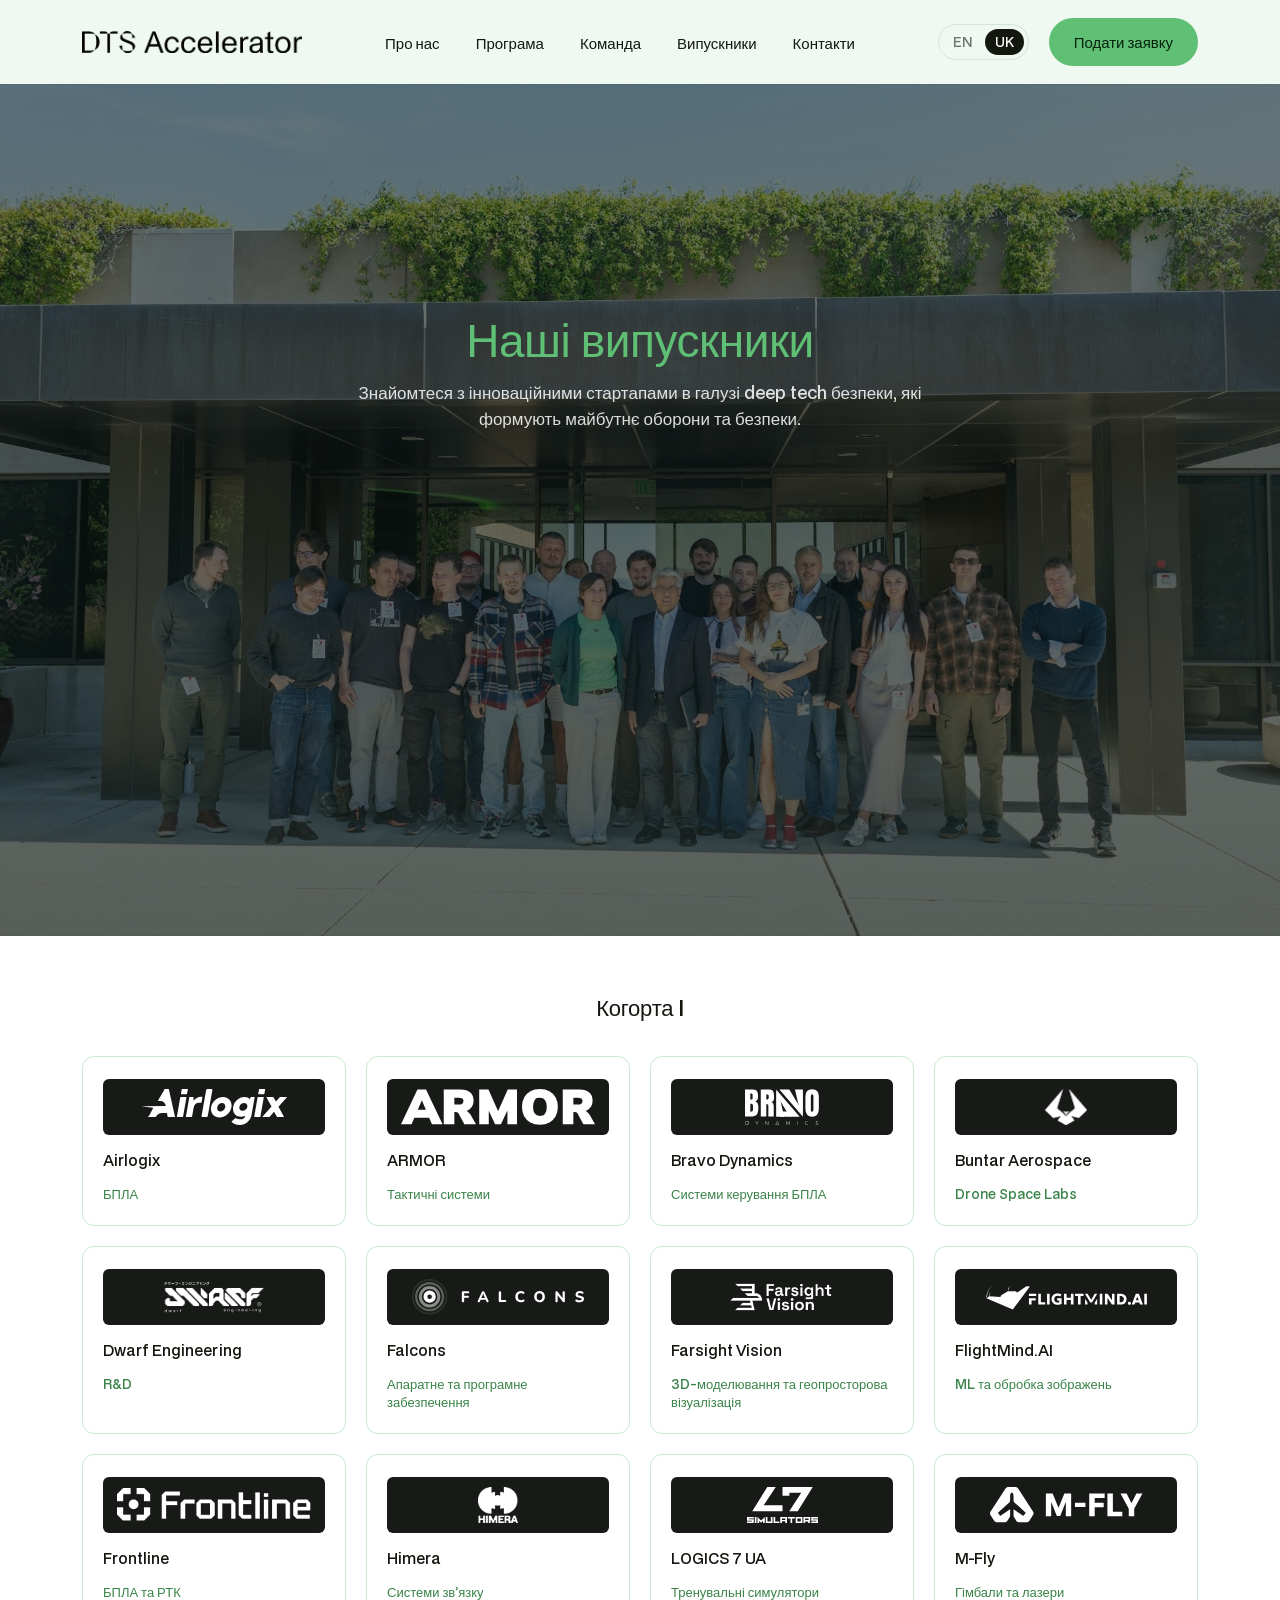
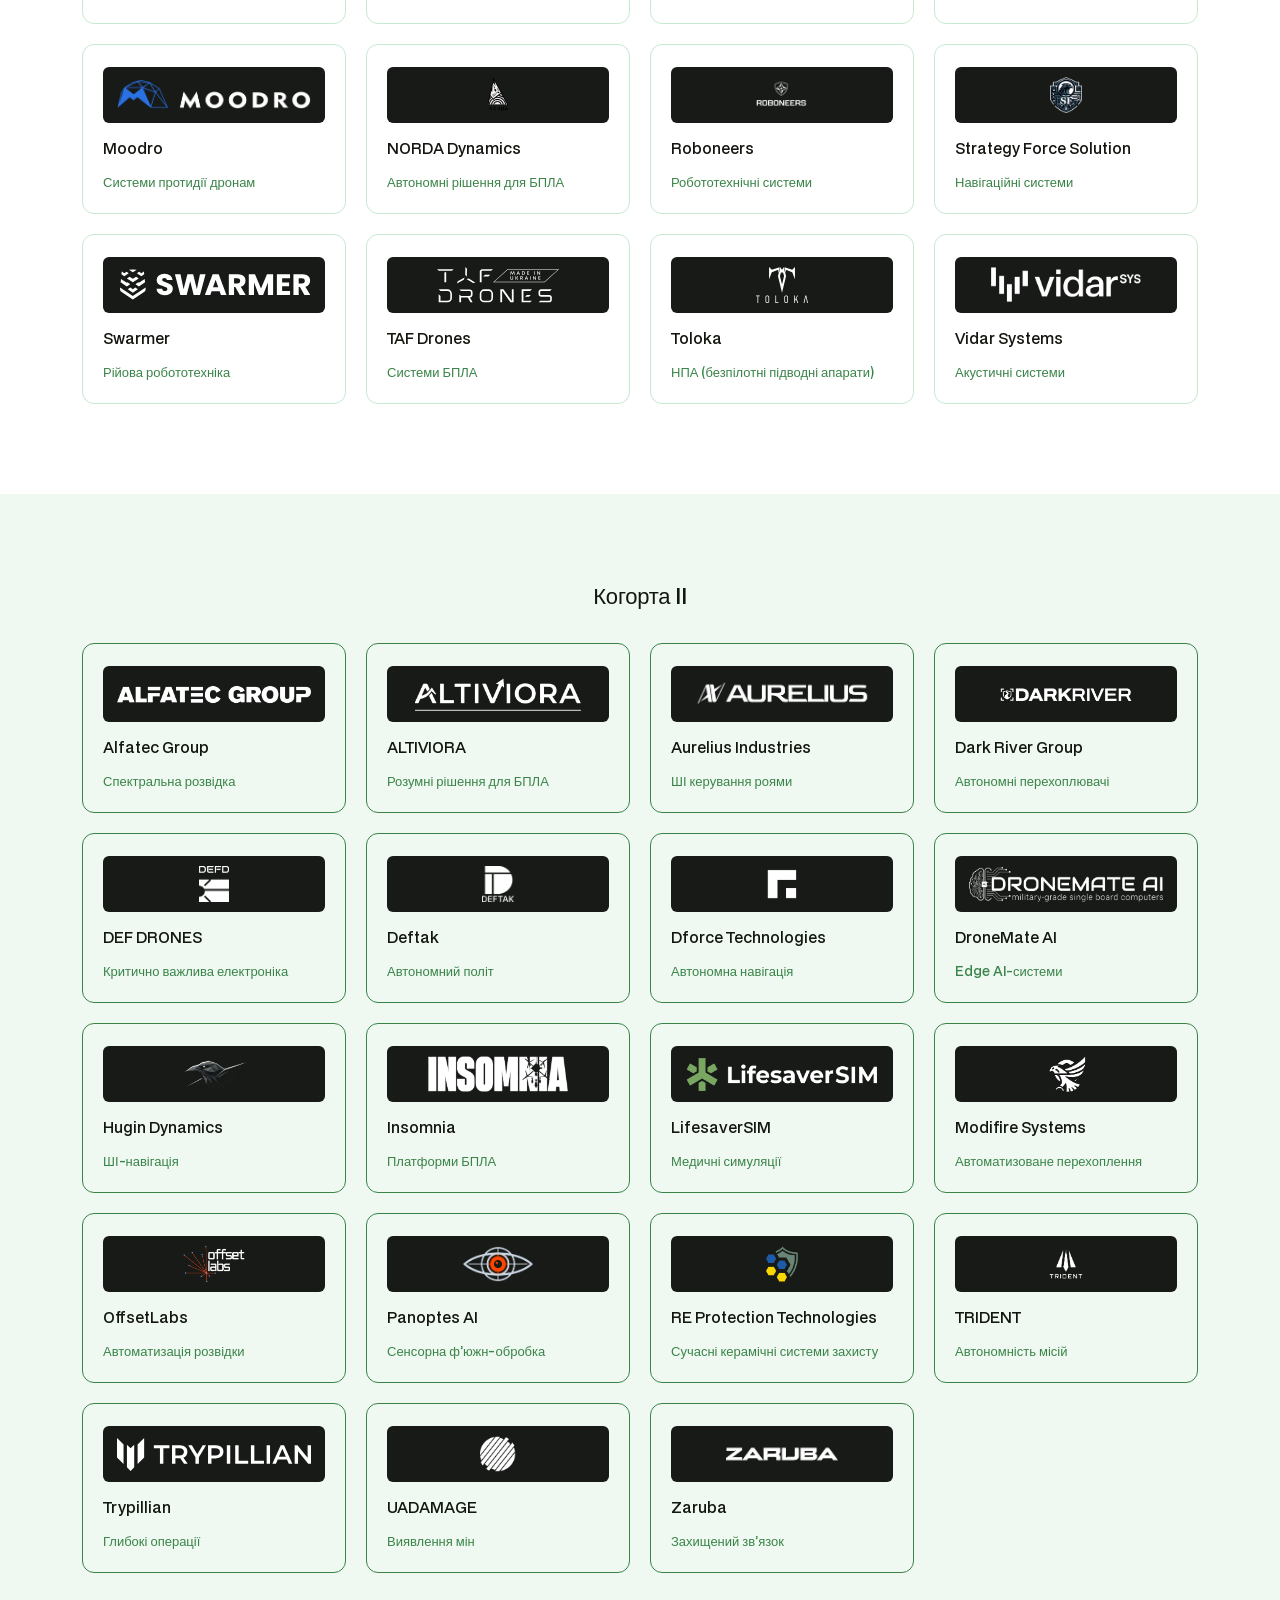
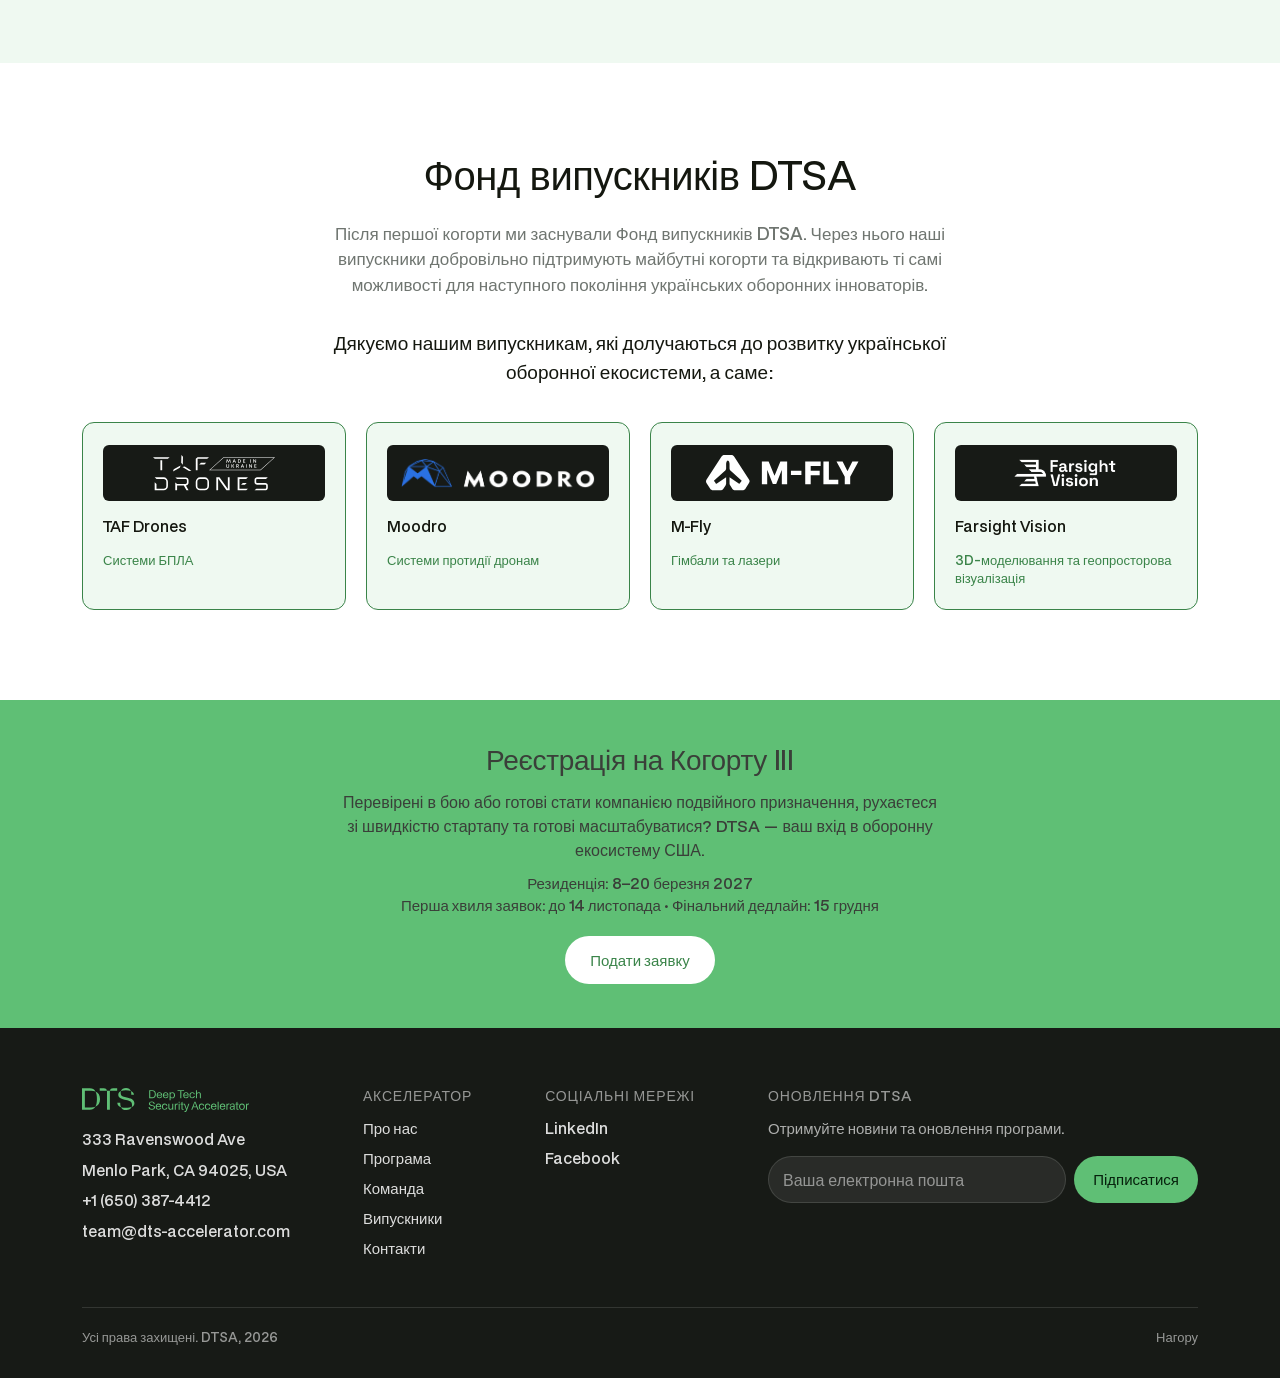
<file: uk/alumni.html>
<!DOCTYPE html>
<html lang="uk">
<head>
<meta charset="utf-8">
<meta name="viewport" content="width=device-width, initial-scale=1">
<title>Випускники | Deep Tech Security Accelerator</title>
<link rel="stylesheet" href="../styles.css">
</head>
<body>

<header class="site-header">
  <div class="wrap">
    <a class="logo" href="./"><img src="../images/mLPfdt1UXnucnOv0Lomkl5x9o.png" alt="DTS Accelerator" width="1873" height="187"><img class="logo-hover" src="../images/mLPfdt1UXnucnOv0Lomkl5x9o-green.png" alt="" width="1873" height="187" aria-hidden="true"></a>
    <nav>
      <ul class="main-nav">
        <li><a href="./#about">Про нас</a></li>
        <li><a href="./#program">Програма</a></li>
        <li><a href="./#team">Команда</a></li>
        <li><a href="./alumni.html">Випускники</a></li>
        <li><a href="./contact-us.html">Контакти</a></li>
      </ul>
    </nav>
    <div class="header-actions">
      <div class="lang-switch">
        <a href="../alumni.html">EN</a>
        <a class="active" href="./alumni.html">UK</a>
      </div>
      <a class="btn btn-primary" href="https://forms.gle/uURVsMgo7BywUbKDA" target="_blank" rel="noopener">Подати заявку</a>
    </div>
    <button class="nav-toggle" aria-label="Toggle menu" aria-expanded="false">
      <span></span><span></span><span></span>
    </button>
  </div>
</header>

<section class="page-hero alumni-hero">
  <h1>Наші випускники</h1>
  <p>Знайомтеся з інноваційними стартапами в галузі deep tech безпеки, які формують майбутнє оборони та безпеки.</p>
</section>

<section class="stats-section" style="padding-top:20px">
  <div class="wrap">
    <h2 class="cohort-label">Когорта I</h2>
    <div class="logo-grid">
      <a class="logo-card" href="https://airlogix.io/en" target="_blank" rel="noopener"><img src="../images/mbFCebnT8adpJXrLrHnhi83C1k.svg" alt="Airlogix" width="110" height="27" loading="lazy"><div class="cname">Airlogix</div><div class="ctag">БПЛА</div></a>
      <a class="logo-card" href="https://armor.ua" target="_blank" rel="noopener"><img src="../images/qcnNtgWicltYD9mebV7h7Hpvw4.svg" alt="ARMOR" width="566" height="105" loading="lazy"><div class="cname">ARMOR</div><div class="ctag">Тактичні системи</div></a>
      <a class="logo-card" href="https://www.bravo-dynamics.com/" target="_blank" rel="noopener"><img src="../images/wlbtjC89soFeVZYTgWeNwk3PI7U.svg" alt="Bravo Dynamics" width="102" height="50" loading="lazy"><div class="cname">Bravo Dynamics</div><div class="ctag">Системи керування БПЛА</div></a>
      <a class="logo-card" href="https://buntar.com/en/" target="_blank" rel="noopener"><img src="../images/pnGdwLgkGxtJUjr89V0LcJiS0BM.png" alt="Buntar Aerospace" width="684" height="582" loading="lazy"><div class="cname">Buntar Aerospace</div><div class="ctag">Drone Space Labs</div></a>
      <a class="logo-card" href="https://micro.page/dwarf-engineering" target="_blank" rel="noopener"><img src="../images/dwarf-engineering-logo.png" alt="Dwarf Engineering" width="1006" height="346" loading="lazy"><div class="cname">Dwarf Engineering</div><div class="ctag">R&amp;D</div></a>
      <a class="logo-card" href="https://www.falcons.com.ua/en" target="_blank" rel="noopener"><img src="../images/qVgROkrvyXArNqV2liTQdtA6oQg.svg" alt="Falcons" width="235" height="49" loading="lazy"><div class="cname">Falcons</div><div class="ctag">Апаратне та програмне забезпечення</div></a>
      <a class="logo-card" href="https://www.farsightvision.com/" target="_blank" rel="noopener"><img src="../images/KpTjXZe5U8muNFm1nwFRwSOsc.svg" alt="Farsight Vision" width="1392" height="480" loading="lazy"><div class="cname">Farsight Vision</div><div class="ctag">3D-моделювання та геопросторова візуалізація</div></a>
      <a class="logo-card" href="http://flightmind.ai/" target="_blank" rel="noopener"><img src="../images/qdZ5ccfuvyNAmCcTK6CjunKlLw.svg" alt="FlightMind.AI" width="1080" height="227" loading="lazy"><div class="cname">FlightMind.AI</div><div class="ctag">ML та обробка зображень</div></a>
      <a class="logo-card" href="https://www.frontline-robotics.tech/" target="_blank" rel="noopener"><img src="../images/bLOU040poz93cMZjpRK4N7I9jvA.png" alt="Frontline" width="300" height="52" loading="lazy"><div class="cname">Frontline</div><div class="ctag">БПЛА та РТК</div></a>
      <a class="logo-card" href="https://himeratech.com/en" target="_blank" rel="noopener"><img src="../images/LxHD5ww2psjtgEUi0T2zJaBEkU8.png" alt="Himera" width="854" height="777" loading="lazy"><div class="cname">Himera</div><div class="ctag">Системи зв&rsquo;язку</div></a>
      <a class="logo-card" href="https://logics7.com/en" target="_blank" rel="noopener"><img src="../images/oBpkeJOf6WtEr5J4KdSkzujseQU.svg" alt="LOGICS 7 UA" width="716" height="363" loading="lazy"><div class="cname">LOGICS 7 UA</div><div class="ctag">Тренувальні симулятори</div></a>
      <a class="logo-card" href="https://m-fly.org/" target="_blank" rel="noopener"><img src="../images/Ns39sOWSel4a16L9cELMhfihN0.svg" alt="M-Fly" width="187" height="44" loading="lazy"><div class="cname">M-Fly</div><div class="ctag">Гімбали та лазери</div></a>
      <a class="logo-card" href="https://moodro.tech/" target="_blank" rel="noopener"><img src="../images/DO7VePeGcVy7MhyC2Dj7xGLae8.webp" alt="Moodro" width="411" height="66" loading="lazy"><div class="cname">Moodro</div><div class="ctag">Системи протидії дронам</div></a>
      <a class="logo-card" href="https://www.norda.tech/" target="_blank" rel="noopener"><img src="../images/vJGIJ6aITWdIDSAZ69O3ZZba5o.svg" alt="NORDA Dynamics" width="380" height="639" loading="lazy"><div class="cname">NORDA Dynamics</div><div class="ctag">Автономні рішення для БПЛА</div></a>
      <a class="logo-card" href="https://roboneers.net/" target="_blank" rel="noopener"><img src="../images/Y7xk79KvZ7WzZACNE6HJRIR6s.webp" alt="Roboneers" width="336" height="155" loading="lazy"><div class="cname">Roboneers</div><div class="ctag">Робототехнічні системи</div></a>
      <a class="logo-card" href="https://stratforcesolution.com/ua/" target="_blank" rel="noopener"><img src="../images/kVrV4byNuzf1DsSrfWBM21BZ3E.png" alt="Strategy Force Solution" width="322" height="365" loading="lazy"><div class="cname">Strategy Force Solution</div><div class="ctag">Навігаційні системи</div></a>
      <a class="logo-card" href="https://swarmer.com/" target="_blank" rel="noopener"><img src="../images/Y8WPLXtmiWPdQFv2Rke0Z5W1Dg.svg" alt="Swarmer" width="147" height="24" loading="lazy"><div class="cname">Swarmer</div><div class="ctag">Рійова робототехніка</div></a>
      <a class="logo-card" href="https://taf-ua.com/en/" target="_blank" rel="noopener"><img src="../images/ch2Oi8CBHy6BtBps7pxkxEXIugw.svg" alt="TAF Drones" width="170" height="50" loading="lazy"><div class="cname">TAF Drones</div><div class="ctag">Системи БПЛА</div></a>
      <a class="logo-card" href="https://tlkms.com/" target="_blank" rel="noopener"><img src="../images/3gZ5GTZGsqrOdYhWSmngKYLe7JU.svg" alt="Toloka" width="568" height="397" loading="lazy"><div class="cname">Toloka</div><div class="ctag">НПА (безпілотні підводні апарати)</div></a>
      <a class="logo-card" href="https://www.linkedin.com/company/vidar-systems/" target="_blank" rel="noopener"><img src="../images/3rx2EviRXYrObEEpqumKZgHdYI.png" alt="Vidar Systems" width="829" height="200" loading="lazy"><div class="cname">Vidar Systems</div><div class="ctag">Акустичні системи</div></a>
    </div>
  </div>
</section>

<section class="stats-section mint-section" style="padding-top:50px">
  <div class="wrap">
    <h2 class="cohort-label">Когорта II</h2>
    <div class="logo-grid">
      <a class="logo-card" href="https://alfatec-group.com/" target="_blank" rel="noopener"><img src="../images/AoHUJT5BwNDBAxbZzV30By4FZac.png" alt="Alfatec Group" width="1250" height="227" loading="lazy"><div class="cname">Alfatec Group</div><div class="ctag">Спектральна розвідка</div></a>
      <div class="logo-card"><img src="../images/dXwEDIOm2j0ssvBpbF1C4xwf8.png" alt="ALTIVIORA" width="2172" height="469" loading="lazy"><div class="cname">ALTIVIORA</div><div class="ctag">Розумні рішення для БПЛА</div></div>
      <a class="logo-card" href="https://aurelius.industries/" target="_blank" rel="noopener"><img src="../images/54GVm8KSQGt9Z0z0XUlwQ7LJck.png" alt="Aurelius Industries" width="375" height="75" loading="lazy"><div class="cname">Aurelius Industries</div><div class="ctag">ШІ керування роями</div></a>
      <a class="logo-card" href="https://dark-river.tech/home" target="_blank" rel="noopener"><img src="../images/O1m6aztRW0xb2wdd1MgNFguoIPg.png" alt="Dark River Group" width="1500" height="150" loading="lazy"><div class="cname">Dark River Group</div><div class="ctag">Автономні перехоплювачі</div></a>
      <a class="logo-card" href="https://defdrones.com" target="_blank" rel="noopener"><img src="../images/kgyRuyGJkSAGcVMMEOO7hljqh5c.png" alt="DEF DRONES" width="953" height="1175" loading="lazy"><div class="cname">DEF DRONES</div><div class="ctag">Критично важлива електроніка</div></a>
      <a class="logo-card" href="https://deftak.com/" target="_blank" rel="noopener"><img src="../images/xJTAleVsqoARtdYcEQjA8C8Xw70.png" alt="Deftak" width="562" height="631" loading="lazy"><div class="cname">Deftak</div><div class="ctag">Автономний політ</div></a>
      <a class="logo-card" href="https://www.d-force.ai/" target="_blank" rel="noopener"><img src="../images/EwZh6L9suKdnQ1e9ZErhjHeDGo.png" alt="Dforce Technologies" width="1563" height="1875" loading="lazy"><div class="cname">Dforce Technologies</div><div class="ctag">Автономна навігація</div></a>
      <a class="logo-card" href="https://dronemateai.com/en/main/" target="_blank" rel="noopener"><img src="../images/Lo6D63Hi3qxACxuIQgpGp571h4E.png" alt="DroneMate AI" width="1139" height="204" loading="lazy"><div class="cname">DroneMate AI</div><div class="ctag">Edge AI-системи</div></a>
      <a class="logo-card" href="https://hugindynamics.com/" target="_blank" rel="noopener"><img src="../images/178O5HHlTWKQfe1LrJjy6W5o.png" alt="Hugin Dynamics" width="1026" height="509" loading="lazy"><div class="cname">Hugin Dynamics</div><div class="ctag">ШІ-навігація</div></a>
      <div class="logo-card"><img src="../images/8D8D6j1VFBiaTMDFCvxfdxH75o.png" alt="Insomnia" width="451" height="116" loading="lazy"><div class="cname">Insomnia</div><div class="ctag">Платформи БПЛА</div></div>
      <a class="logo-card" href="https://www.lifesaversim.com/" target="_blank" rel="noopener"><img src="../images/pq2U3GuRP34sBJqox1hr9MIk73k.png" alt="LifesaverSIM" width="1272" height="225" loading="lazy"><div class="cname">LifesaverSIM</div><div class="ctag">Медичні симуляції</div></a>
      <a class="logo-card" href="https://www.modifiresystems.com/" target="_blank" rel="noopener"><img src="../images/QhrJo8Bh0nzGW5h8XivgFgXFt0.png" alt="Modifire Systems" width="261" height="239" loading="lazy"><div class="cname">Modifire Systems</div><div class="ctag">Автоматизоване перехоплення</div></a>
      <a class="logo-card" href="https://offsetlabs.ai/" target="_blank" rel="noopener"><img src="../images/qkLCOyuoVYUQ2p0dn7mgkCGpnA.png" alt="OffsetLabs" width="513" height="269" loading="lazy"><div class="cname">OffsetLabs</div><div class="ctag">Автоматизація розвідки</div></a>
      <a class="logo-card" href="https://panopteseye.com/" target="_blank" rel="noopener"><img src="../images/57kH0IBsSKsOe0z2KxUNod17mg.png" alt="Panoptes AI" width="1290" height="650" loading="lazy"><div class="cname">Panoptes AI</div><div class="ctag">Сенсорна ф&rsquo;южн-обробка</div></a>
      <a class="logo-card" href="https://my-site-onfb4cwz-yuliaklimchyk.wix-vibe-site.com/" target="_blank" rel="noopener"><img src="../images/WxO4EJahWk8MBXXUfXXrXQw1QS8.png" alt="RE Protection Technologies" width="1875" height="1875" loading="lazy"><div class="cname">RE Protection Technologies</div><div class="ctag">Сучасні керамічні системи захисту</div></a>
      <a class="logo-card" href="https://www.trident-group.ai/" target="_blank" rel="noopener"><img src="../images/Za26MEV42sY6X9ksG4YhbKWdLkk.png" alt="TRIDENT" width="938" height="938" loading="lazy"><div class="cname">TRIDENT</div><div class="ctag">Автономність місій</div></a>
      <a class="logo-card" href="https://trypillian.com/" target="_blank" rel="noopener"><img src="../images/ThBcnLUGXRt7UXbpcIg6O83E6g.svg" alt="Trypillian" width="141" height="24" loading="lazy"><div class="cname">Trypillian</div><div class="ctag">Глибокі операції</div></a>
      <a class="logo-card" href="https://web.uadamage.com/" target="_blank" rel="noopener"><img src="../images/6D1fzzjlbiPb5GOlX2PDk3hnZTk.png" alt="UADAMAGE" width="200" height="200" loading="lazy"><div class="cname">UADAMAGE</div><div class="ctag">Виявлення мін</div></a>
      <a class="logo-card" href="https://zaruba.tech/" target="_blank" rel="noopener"><img src="../images/1IFmbiywC2tbLEt55bdUMpqv8Zs.png" alt="Zaruba" width="250" height="81" loading="lazy"><div class="cname">Zaruba</div><div class="ctag">Захищений зв&rsquo;язок</div></a>
    </div>
  </div>
</section>

<section class="stats-section fund-section" id="alumni-fund">
  <div class="wrap">
    <h2>Фонд випускників DTSA</h2>
    <p class="section-intro">Після першої когорти ми заснували Фонд випускників DTSA. Через нього наші випускники добровільно підтримують майбутні когорти та відкривають ті самі можливості для наступного покоління українських оборонних інноваторів.</p>
    <p class="fund-thanks">Дякуємо нашим випускникам, які долучаються до розвитку української оборонної екосистеми, а саме:</p>
    <div class="logo-grid fund-grid">
      <a class="logo-card" href="https://taf-ua.com/en/" target="_blank" rel="noopener"><img src="../images/ch2Oi8CBHy6BtBps7pxkxEXIugw.svg" alt="TAF Drones" width="170" height="50" loading="lazy"><div class="cname">TAF Drones</div><div class="ctag">Системи БПЛА</div></a>
      <a class="logo-card" href="https://moodro.tech/" target="_blank" rel="noopener"><img src="../images/DO7VePeGcVy7MhyC2Dj7xGLae8.webp" alt="Moodro" width="411" height="66" loading="lazy"><div class="cname">Moodro</div><div class="ctag">Системи протидії дронам</div></a>
      <a class="logo-card" href="https://m-fly.org/" target="_blank" rel="noopener"><img src="../images/Ns39sOWSel4a16L9cELMhfihN0.svg" alt="M-Fly" width="187" height="44" loading="lazy"><div class="cname">M-Fly</div><div class="ctag">Гімбали та лазери</div></a>
      <a class="logo-card" href="https://www.farsightvision.com/" target="_blank" rel="noopener"><img src="../images/KpTjXZe5U8muNFm1nwFRwSOsc.svg" alt="Farsight Vision" width="1392" height="480" loading="lazy"><div class="cname">Farsight Vision</div><div class="ctag">3D-моделювання та геопросторова візуалізація</div></a>
    </div>
  </div>
</section>

<section class="cta-band cta-band-green">
  <div class="wrap">
    <h2>Реєстрація на Когорту III</h2>
    <p style="max-width:600px;margin:16px auto 0;font-size:16px">Перевірені в бою або готові стати компанією подвійного призначення, рухаєтеся зі швидкістю стартапу та готові масштабуватися? DTSA &mdash; ваш вхід в оборонну екосистему США.</p>
    <div class="residency">Резиденція: 8&ndash;20 березня 2027<br>Перша хвиля заявок: до 14 листопада &middot; Фінальний дедлайн: 15 грудня</div>
    <a class="btn btn-primary" href="https://forms.gle/uURVsMgo7BywUbKDA" target="_blank" rel="noopener">Подати заявку</a>
  </div>
</section>

<footer class="site-footer">
  <div class="wrap">
    <div class="footer-grid">
      <div class="footer-col">
        <a class="logo" href="./"><img src="../images/EmGJkQvWhCSvJWnmZBPdxjAWmII.svg" alt="DTS Accelerator" style="height:24px;margin-bottom:16px" width="1036" height="149" loading="lazy"><img class="logo-hover" src="../images/footer-logo-white.svg" alt="" style="height:24px;margin-bottom:16px" width="1036" height="149" aria-hidden="true"></a>
        <p>333 Ravenswood Ave</p>
        <p>Menlo Park, CA 94025, USA</p>
        <p>+1 (650) 387-4412</p>
        <a href="mailto:team@dts-accelerator.com">team@dts-accelerator.com</a>
      </div>
      <div class="footer-col">
        <h4>Акселератор</h4>
        <a href="./#about">Про нас</a>
        <a href="./#program">Програма</a>
        <a href="./#team">Команда</a>
        <a href="./alumni.html">Випускники</a>
        <a href="./contact-us.html">Контакти</a>
      </div>
      <div class="footer-col">
        <h4>Соціальні мережі</h4>
        <a href="https://www.linkedin.com/company/deep-tech-security-accelerator/" target="_blank" rel="noopener">LinkedIn</a>
        <a href="https://www.facebook.com/dtsaccelerator" target="_blank" rel="noopener">Facebook</a>
      </div>
    </div>
    <div class="footer-bottom">
      <span>Усі права захищені. DTSA, 2026</span>
      <a href="#">Нагору</a>
    </div>
  </div>
</footer>

<script src="../nav.js" defer></script>

</body>
</html>
</file>
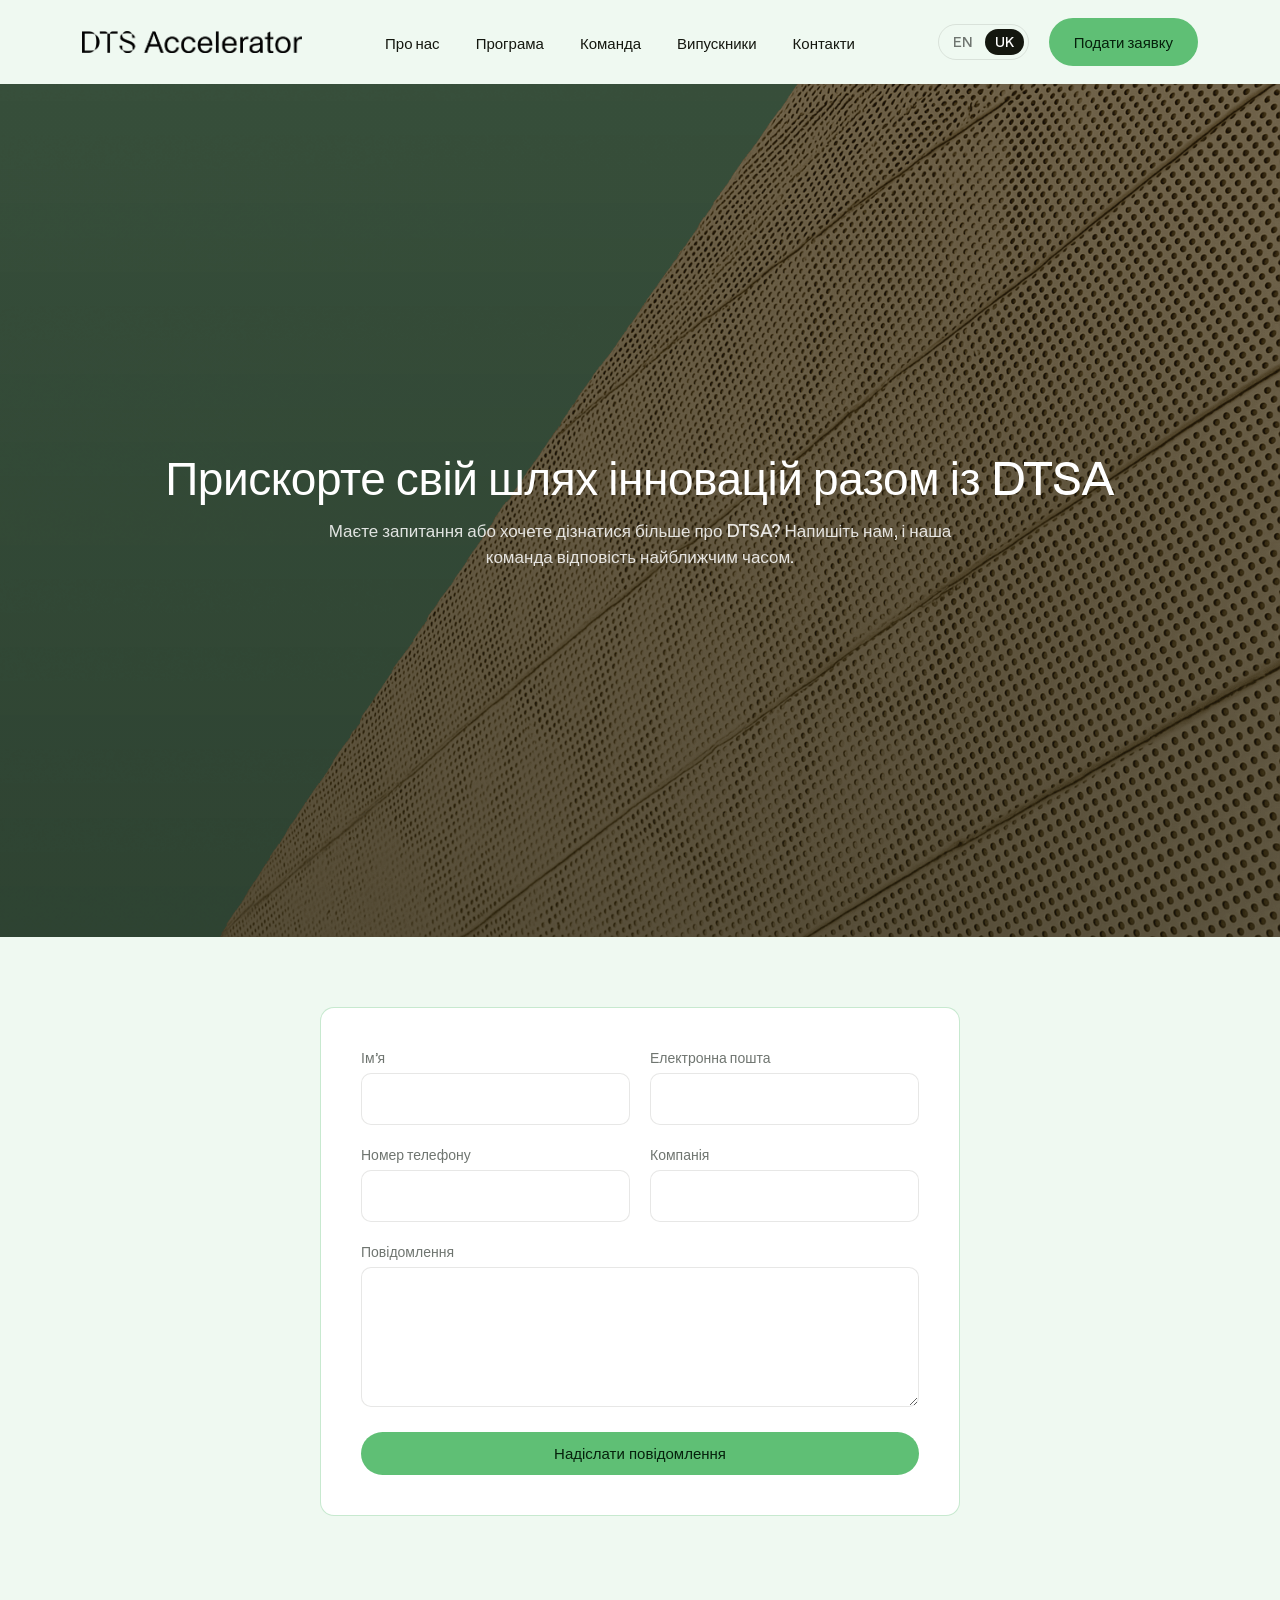
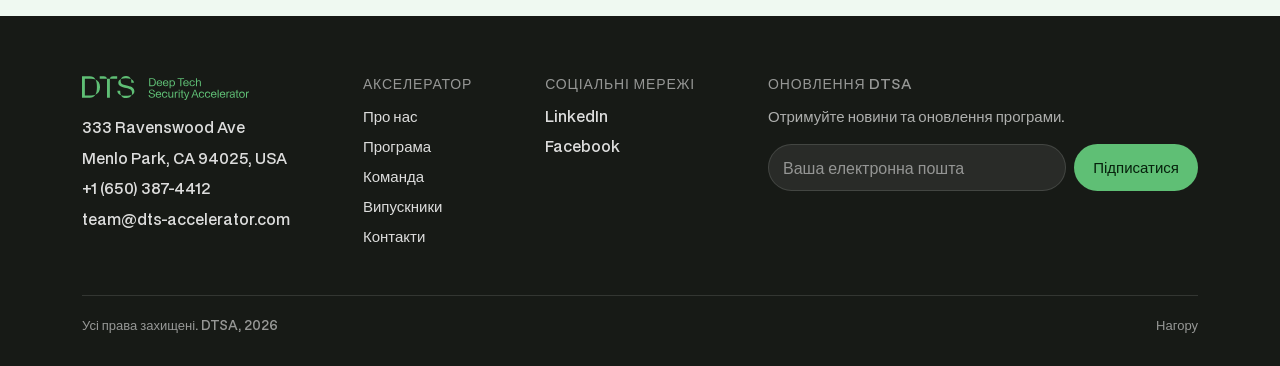
<file: uk/contact-us.html>
<!DOCTYPE html>
<html lang="uk">
<head>
<meta charset="utf-8">
<meta name="viewport" content="width=device-width, initial-scale=1">
<title>Контакти | Deep Tech Security Accelerator</title>
<link rel="stylesheet" href="../styles.css">
</head>
<body>

<header class="site-header">
  <div class="wrap">
    <a class="logo" href="./"><img src="../images/mLPfdt1UXnucnOv0Lomkl5x9o.png" alt="DTS Accelerator" width="1873" height="187"><img class="logo-hover" src="../images/mLPfdt1UXnucnOv0Lomkl5x9o-green.png" alt="" width="1873" height="187" aria-hidden="true"></a>
    <nav>
      <ul class="main-nav">
        <li><a href="./#about">Про нас</a></li>
        <li><a href="./#program">Програма</a></li>
        <li><a href="./#team">Команда</a></li>
        <li><a href="./alumni.html">Випускники</a></li>
        <li><a href="./contact-us.html">Контакти</a></li>
      </ul>
    </nav>
    <div class="header-actions">
      <div class="lang-switch">
        <a href="../contact-us.html">EN</a>
        <a class="active" href="./contact-us.html">UK</a>
      </div>
      <a class="btn btn-primary" href="https://forms.gle/uURVsMgo7BywUbKDA" target="_blank" rel="noopener">Подати заявку</a>
    </div>
    <button class="nav-toggle" aria-label="Toggle menu" aria-expanded="false">
      <span></span><span></span><span></span>
    </button>
  </div>
</header>

<section class="page-hero contact-hero">
  <h1>Прискорте свій шлях інновацій разом із DTSA</h1>
  <p>Маєте запитання або хочете дізнатися більше про DTSA? Напишіть нам, і наша команда відповість найближчим часом.</p>
</section>

<section class="contact-section">
  <div class="contact-card">
    <form id="contact-form" action="https://formspree.io/f/mppqdzvg" method="POST">
      <div class="form-row">
        <div class="form-field">
          <label for="name">Ім&rsquo;я</label>
          <input id="name" name="name" type="text" required>
        </div>
        <div class="form-field">
          <label for="email">Електронна пошта</label>
          <input id="email" name="email" type="email" required>
        </div>
      </div>
      <div class="form-row">
        <div class="form-field">
          <label for="phone">Номер телефону</label>
          <input id="phone" name="phone" type="tel">
        </div>
        <div class="form-field">
          <label for="company">Компанія</label>
          <input id="company" name="company" type="text">
        </div>
      </div>
      <div class="form-field">
        <label for="message">Повідомлення</label>
        <textarea id="message" name="message" required></textarea>
      </div>
      <button class="btn btn-primary" type="submit" style="width:100%">Надіслати повідомлення</button>
    </form>
  </div>
</section>

<footer class="site-footer">
  <div class="wrap">
    <div class="footer-grid">
      <div class="footer-col">
        <a class="logo" href="./"><img src="../images/EmGJkQvWhCSvJWnmZBPdxjAWmII.svg" alt="DTS Accelerator" style="height:24px;margin-bottom:16px" width="1036" height="149" loading="lazy"><img class="logo-hover" src="../images/footer-logo-white.svg" alt="" style="height:24px;margin-bottom:16px" width="1036" height="149" aria-hidden="true"></a>
        <p>333 Ravenswood Ave</p>
        <p>Menlo Park, CA 94025, USA</p>
        <p>+1 (650) 387-4412</p>
        <a href="mailto:team@dts-accelerator.com">team@dts-accelerator.com</a>
      </div>
      <div class="footer-col">
        <h4>Акселератор</h4>
        <a href="./#about">Про нас</a>
        <a href="./#program">Програма</a>
        <a href="./#team">Команда</a>
        <a href="./alumni.html">Випускники</a>
        <a href="./contact-us.html">Контакти</a>
      </div>
      <div class="footer-col">
        <h4>Соціальні мережі</h4>
        <a href="https://www.linkedin.com/company/deep-tech-security-accelerator/" target="_blank" rel="noopener">LinkedIn</a>
        <a href="https://www.facebook.com/dtsaccelerator" target="_blank" rel="noopener">Facebook</a>
      </div>
    </div>
    <div class="footer-bottom">
      <span>Усі права захищені. DTSA, 2026</span>
      <a href="#">Нагору</a>
    </div>
  </div>
</footer>

<script>
document.getElementById('contact-form').addEventListener('submit', async function (e) {
  e.preventDefault();
  var form = e.target;
  var button = form.querySelector('button[type="submit"]');
  var data = new FormData(form);
  data.append('_subject', 'Запит із сайту');
  data.append('form', 'Contact us');
  button.disabled = true;
  try {
    var response = await fetch('https://formspree.io/f/mppqdzvg', {
      method: 'POST',
      headers: { Accept: 'application/json' },
      body: data
    });
    if (!response.ok) throw new Error(response.statusText);
    window.location.href = './thank-you.html';
  } catch (error) {
    alert('Не вдалося надіслати повідомлення. Спробуйте ще раз або напишіть нам на team@dts-accelerator.com.');
    button.disabled = false;
  }
});
</script>

<script src="../nav.js" defer></script>

</body>
</html>
</file>
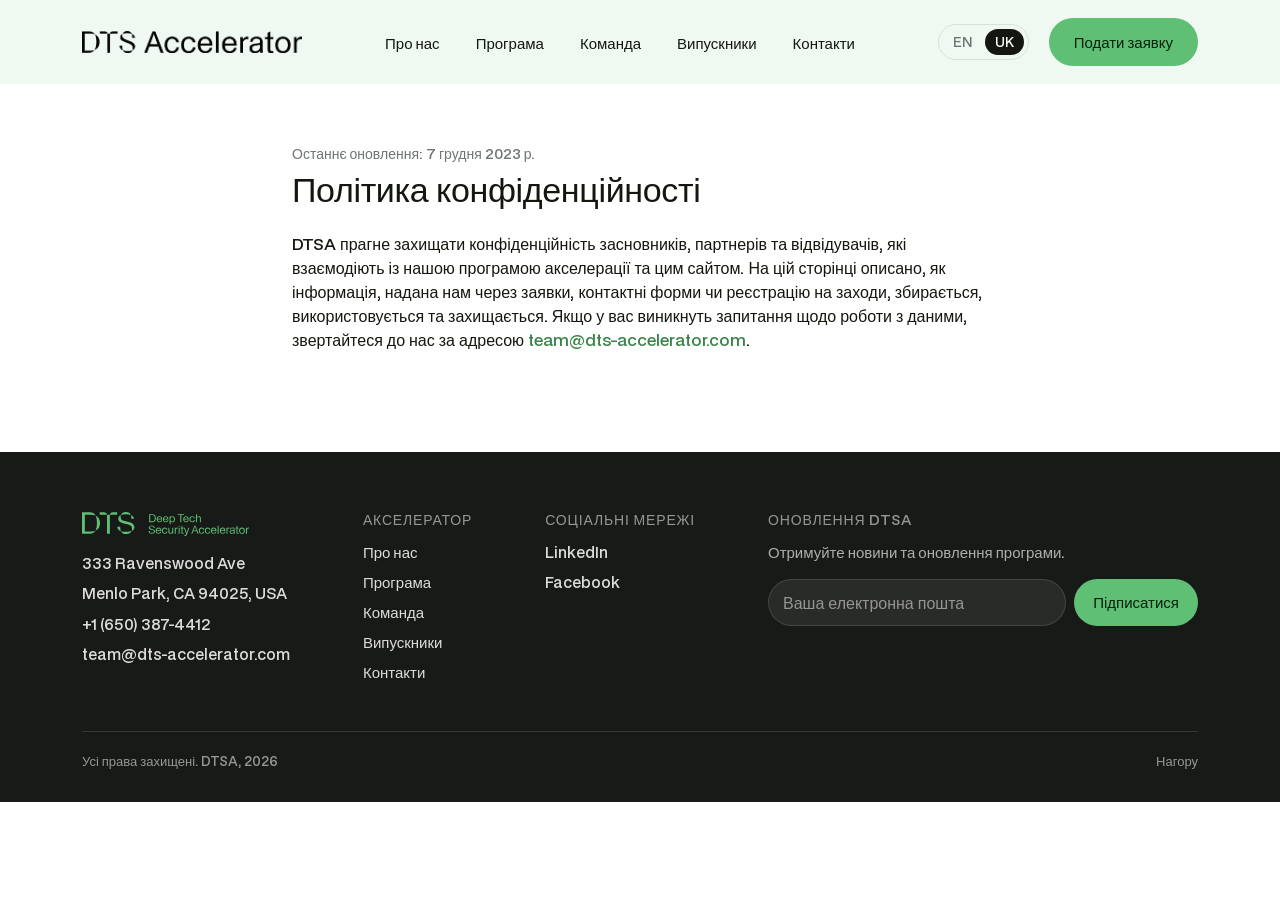
<file: uk/legal.html>
<!DOCTYPE html>
<html lang="uk">
<head>
<meta charset="utf-8">
<meta name="viewport" content="width=device-width, initial-scale=1">
<title>Політика конфіденційності | Deep Tech Security Accelerator</title>
<link rel="stylesheet" href="../styles.css">
</head>
<body>

<header class="site-header">
  <div class="wrap">
    <a class="logo" href="./"><img src="../images/mLPfdt1UXnucnOv0Lomkl5x9o.png" alt="DTS Accelerator" width="1873" height="187"><img class="logo-hover" src="../images/mLPfdt1UXnucnOv0Lomkl5x9o-green.png" alt="" width="1873" height="187" aria-hidden="true"></a>
    <nav>
      <ul class="main-nav">
        <li><a href="./#about">Про нас</a></li>
        <li><a href="./#program">Програма</a></li>
        <li><a href="./#team">Команда</a></li>
        <li><a href="./alumni.html">Випускники</a></li>
        <li><a href="./contact-us.html">Контакти</a></li>
      </ul>
    </nav>
    <div class="header-actions">
      <div class="lang-switch">
        <a href="../legal.html">EN</a>
        <a class="active" href="./legal.html">UK</a>
      </div>
      <a class="btn btn-primary" href="https://forms.gle/uURVsMgo7BywUbKDA" target="_blank" rel="noopener">Подати заявку</a>
    </div>
    <button class="nav-toggle" aria-label="Toggle menu" aria-expanded="false">
      <span></span><span></span><span></span>
    </button>
  </div>
</header>

<section class="legal-section">
  <div class="updated">Останнє оновлення: 7 грудня 2023 р.</div>
  <h1>Політика конфіденційності</h1>
  <p>DTSA прагне захищати конфіденційність засновників, партнерів та відвідувачів, які взаємодіють із нашою програмою акселерації та цим сайтом. На цій сторінці описано, як інформація, надана нам через заявки, контактні форми чи реєстрацію на заходи, збирається, використовується та захищається. Якщо у вас виникнуть запитання щодо роботи з даними, звертайтеся до нас за адресою <a href="mailto:team@dts-accelerator.com" style="color:var(--green-dark)">team@dts-accelerator.com</a>.</p>
</section>

<footer class="site-footer">
  <div class="wrap">
    <div class="footer-grid">
      <div class="footer-col">
        <a class="logo" href="./"><img src="../images/EmGJkQvWhCSvJWnmZBPdxjAWmII.svg" alt="DTS Accelerator" style="height:24px;margin-bottom:16px" width="1036" height="149" loading="lazy"><img class="logo-hover" src="../images/footer-logo-white.svg" alt="" style="height:24px;margin-bottom:16px" width="1036" height="149" aria-hidden="true"></a>
        <p>333 Ravenswood Ave</p>
        <p>Menlo Park, CA 94025, USA</p>
        <p>+1 (650) 387-4412</p>
        <a href="mailto:team@dts-accelerator.com">team@dts-accelerator.com</a>
      </div>
      <div class="footer-col">
        <h4>Акселератор</h4>
        <a href="./#about">Про нас</a>
        <a href="./#program">Програма</a>
        <a href="./#team">Команда</a>
        <a href="./alumni.html">Випускники</a>
        <a href="./contact-us.html">Контакти</a>
      </div>
      <div class="footer-col">
        <h4>Соціальні мережі</h4>
        <a href="https://www.linkedin.com/company/deep-tech-security-accelerator/" target="_blank" rel="noopener">LinkedIn</a>
        <a href="https://www.facebook.com/dtsaccelerator" target="_blank" rel="noopener">Facebook</a>
      </div>
    </div>
    <div class="footer-bottom">
      <span>Усі права захищені. DTSA, 2026</span>
      <a href="#">Нагору</a>
    </div>
  </div>
</footer>

<script src="../nav.js" defer></script>

</body>
</html>
</file>
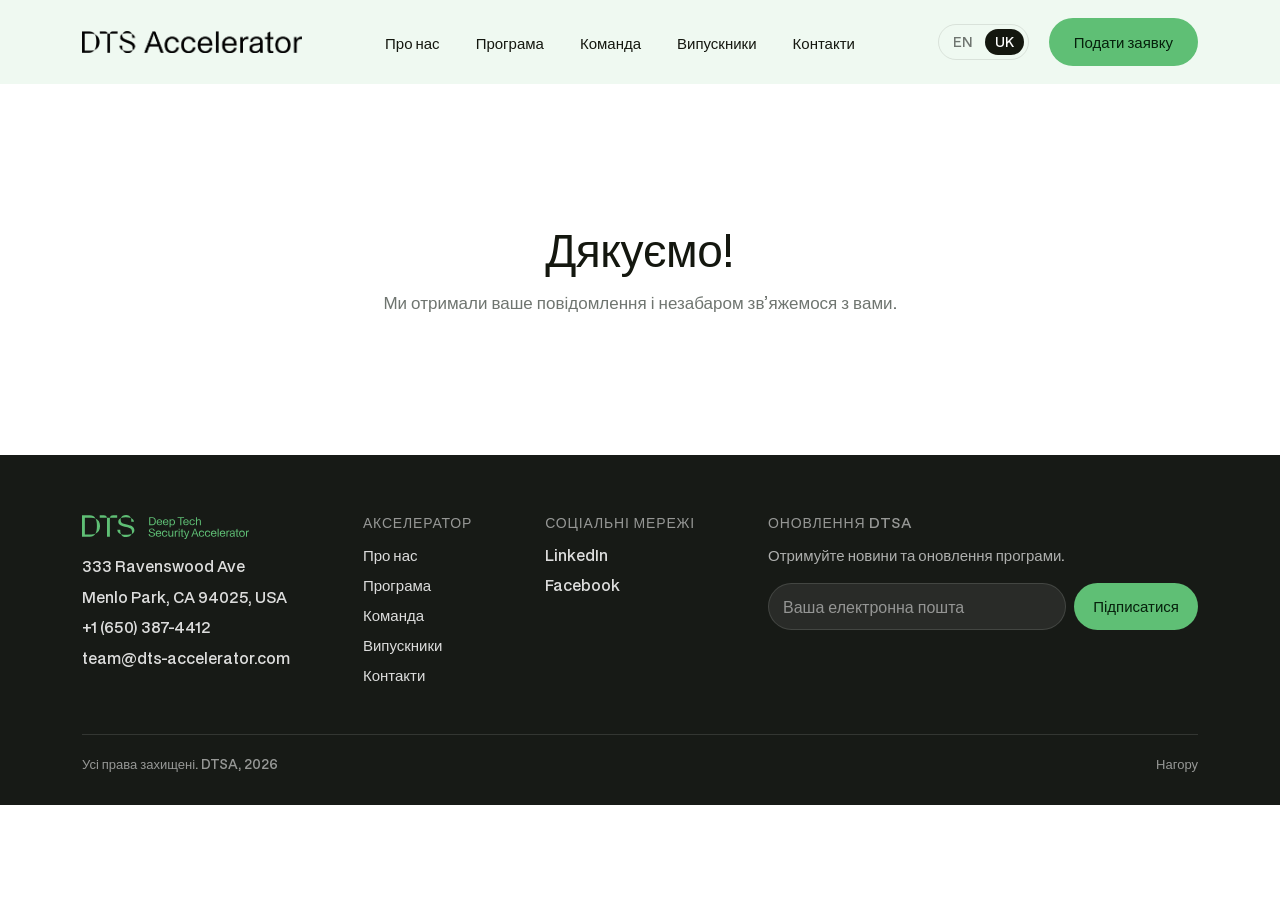
<file: uk/thank-you.html>
<!DOCTYPE html>
<html lang="uk">
<head>
<meta charset="utf-8">
<meta name="viewport" content="width=device-width, initial-scale=1">
<title>Дякуємо | Deep Tech Security Accelerator</title>
<link rel="stylesheet" href="../styles.css">
</head>
<body>

<header class="site-header">
  <div class="wrap">
    <a class="logo" href="./"><img src="../images/mLPfdt1UXnucnOv0Lomkl5x9o.png" alt="DTS Accelerator" width="1873" height="187"><img class="logo-hover" src="../images/mLPfdt1UXnucnOv0Lomkl5x9o-green.png" alt="" width="1873" height="187" aria-hidden="true"></a>
    <nav>
      <ul class="main-nav">
        <li><a href="./#about">Про нас</a></li>
        <li><a href="./#program">Програма</a></li>
        <li><a href="./#team">Команда</a></li>
        <li><a href="./alumni.html">Випускники</a></li>
        <li><a href="./contact-us.html">Контакти</a></li>
      </ul>
    </nav>
    <div class="header-actions">
      <div class="lang-switch">
        <a href="../thank-you.html">EN</a>
        <a class="active" href="./thank-you.html">UK</a>
      </div>
      <a class="btn btn-primary" href="https://forms.gle/uURVsMgo7BywUbKDA" target="_blank" rel="noopener">Подати заявку</a>
    </div>
    <button class="nav-toggle" aria-label="Toggle menu" aria-expanded="false">
      <span></span><span></span><span></span>
    </button>
  </div>
</header>

<section class="thankyou-section">
  <h1>Дякуємо!</h1>
  <p>Ми отримали ваше повідомлення і незабаром зв&rsquo;яжемося з вами.</p>
</section>

<footer class="site-footer">
  <div class="wrap">
    <div class="footer-grid">
      <div class="footer-col">
        <a class="logo" href="./"><img src="../images/EmGJkQvWhCSvJWnmZBPdxjAWmII.svg" alt="DTS Accelerator" style="height:24px;margin-bottom:16px" width="1036" height="149" loading="lazy"><img class="logo-hover" src="../images/footer-logo-white.svg" alt="" style="height:24px;margin-bottom:16px" width="1036" height="149" aria-hidden="true"></a>
        <p>333 Ravenswood Ave</p>
        <p>Menlo Park, CA 94025, USA</p>
        <p>+1 (650) 387-4412</p>
        <a href="mailto:team@dts-accelerator.com">team@dts-accelerator.com</a>
      </div>
      <div class="footer-col">
        <h4>Акселератор</h4>
        <a href="./#about">Про нас</a>
        <a href="./#program">Програма</a>
        <a href="./#team">Команда</a>
        <a href="./alumni.html">Випускники</a>
        <a href="./contact-us.html">Контакти</a>
      </div>
      <div class="footer-col">
        <h4>Соціальні мережі</h4>
        <a href="https://www.linkedin.com/company/deep-tech-security-accelerator/" target="_blank" rel="noopener">LinkedIn</a>
        <a href="https://www.facebook.com/dtsaccelerator" target="_blank" rel="noopener">Facebook</a>
      </div>
    </div>
    <div class="footer-bottom">
      <span>Усі права захищені. DTSA, 2026</span>
      <a href="#">Нагору</a>
    </div>
  </div>
</footer>

<script src="../nav.js" defer></script>

</body>
</html>
</file>
<file: styles.css>
@font-face {
  font-family: "BDO Grotesk";
  src: url("./fonts/BDOGrotesk-Regular.woff2") format("woff2");
  font-weight: 400;
  font-style: normal;
  font-display: swap;
}
@font-face {
  font-family: "BDO Grotesk";
  src: url("./fonts/BDOGrotesk-Medium.woff2") format("woff2");
  font-weight: 500;
  font-style: normal;
  font-display: swap;
}

:root {
  --mint: #eff9f1;
  --green: #5fbf75;
  --green-dark: #3a8449;
  --ink: #14170f;
  --gray: #6f7570;
  --dark: #171a16;
  --dark-card: #21251e;
  --white: #ffffff;
  --border: rgba(20, 23, 15, 0.1);
  --border-dark: rgba(255, 255, 255, 0.12);
}

* { box-sizing: border-box; }

html { scroll-behavior: smooth; }

body {
  margin: 0;
  overflow-x: hidden;
  font-family: "BDO Grotesk", "Helvetica Neue", Arial, sans-serif;
  font-weight: 500;
  color: var(--ink);
  background: var(--white);
  -webkit-font-smoothing: antialiased;
}

h1, h2, h3, h4 {
  font-family: "BDO Grotesk", "Helvetica Neue", Arial, sans-serif;
  font-weight: 400;
  margin: 0;
  letter-spacing: -0.01em;
  line-height: 1.08;
  overflow-wrap: break-word;
}

p { margin: 0; line-height: 1.5; overflow-wrap: break-word; }
a { color: inherit; text-decoration: none; }
img { max-width: 100%; height: auto; display: block; }

.wrap {
  max-width: 1180px;
  margin: 0 auto;
  padding: 0 32px;
}

/* Header */
.site-header {
  background: var(--mint);
  position: sticky;
  top: 0;
  z-index: 100;
}
.site-header .wrap {
  display: flex;
  align-items: center;
  justify-content: space-between;
  height: 84px;
}
.logo { position: relative; display: inline-block; }
.logo img { height: 22px; width: auto; }
.logo .logo-hover { position: absolute; top: 0; left: 0; opacity: 0; transition: opacity 0.2s ease; }
.logo:hover .logo-hover { opacity: 1; }
.main-nav {
  display: flex;
  gap: 36px;
  list-style: none;
  margin: 0;
  padding: 0;
}
.main-nav a {
  font-size: 15px;
  color: var(--ink);
  white-space: nowrap;
}
.main-nav a:hover { color: var(--green-dark); }
.header-actions { display: flex; align-items: center; gap: 20px; }
.lang-switch {
  display: flex;
  align-items: center;
  gap: 2px;
  border: 1px solid var(--border);
  border-radius: 999px;
  padding: 4px;
  font-size: 13px;
}
.lang-switch a {
  padding: 4px 10px;
  border-radius: 999px;
  color: var(--gray);
}
.lang-switch a.active { background: var(--ink); color: var(--white); }
.lang-switch a:not(.active):hover { color: var(--ink); }
.btn {
  display: inline-flex;
  align-items: center;
  justify-content: center;
  gap: 8px;
  padding: 12px 24px;
  border-radius: 999px;
  font-size: 15px;
  font-weight: 500;
  cursor: pointer;
  border: 1px solid transparent;
  white-space: nowrap;
}
.btn-primary { background: var(--green); color: #06210c; }
.btn-primary:hover { background: var(--green-dark); color: var(--white); }
.btn-ghost { background: transparent; border-color: var(--border); color: var(--ink); }
.btn-ghost:hover { border-color: var(--ink); }
.btn-ghost-dark { background: var(--white); border-color: var(--white); color: var(--ink); }
.btn-ghost-dark:hover { background: var(--green-dark); border-color: var(--green-dark); color: var(--white); }

/* Mobile nav toggle */
.nav-toggle {
  display: none;
  flex-direction: column;
  justify-content: center;
  align-items: center;
  gap: 5px;
  width: 40px;
  height: 40px;
  padding: 0;
  border: 0;
  background: transparent;
  cursor: pointer;
  flex-shrink: 0;
}
.nav-toggle span {
  display: block;
  width: 22px;
  height: 2px;
  background: var(--ink);
  border-radius: 2px;
  transition: transform 0.2s ease, opacity 0.2s ease;
}
.nav-open .nav-toggle span:nth-child(1) { transform: translateY(7px) rotate(45deg); }
.nav-open .nav-toggle span:nth-child(2) { opacity: 0; }
.nav-open .nav-toggle span:nth-child(3) { transform: translateY(-7px) rotate(-45deg); }

/* Hero */
.hero {
  background: #000 url("./images/eXOkxzR5BTsSH7umZkcbIN59TA.webp") center center / cover no-repeat;
  color: var(--white);
  text-align: center;
  padding: 110px 32px 90px;
}
.hero .eyebrow {
  color: var(--green);
  font-size: 22px;
  font-weight: 700;
  margin-bottom: 18px;
}
.hero h1 { font-size: 64px; margin-bottom: 6px; }
.hero p.lede {
  max-width: 760px;
  margin: 28px auto 0;
  font-size: 18px;
  color: rgba(255,255,255,0.88);
}
.hero p.lede + p.lede { margin-top: 18px; }
.hero .btn-primary { margin-top: 36px; padding: 16px 32px; font-size: 16px; }
.hero .taglines {
  margin-top: 40px;
  font-size: 14px;
  color: rgba(255,255,255,0.78);
}

/* Stats */
.stats-section { padding: 90px 32px; text-align: center; }
.stats-section h2:not(.section-label):not(.cohort-label) { font-size: 40px; max-width: 820px; margin: 0 auto 56px; }
.stats-grid {
  display: grid;
  grid-template-columns: repeat(3, 1fr);
  gap: 48px 24px;
  max-width: 980px;
  margin: 0 auto;
}
.stat .num { font-size: 48px; font-weight: 500; }
.stat .label { color: var(--gray); font-size: 16px; margin-top: 8px; }

/* Mint section modifier (applies to stats-section/team-section instances) */
.mint-section { background: var(--mint); }

/* Dark section wrapper */
.dark-section { background: var(--dark); color: var(--white); padding: 90px 32px; }
.dark-section h2 { font-size: 40px; margin-bottom: 16px; }
.dark-section .sub { color: rgba(255,255,255,0.7); font-size: 17px; max-width: 640px; }

/* Light section wrapper (dark-section's white-background counterpart) */
.beast-section { background: var(--white); color: var(--ink); padding: 90px 32px; }
.beast-section h2 { font-size: 40px; margin-bottom: 16px; }
.beast-section .sub { color: var(--gray); font-size: 17px; max-width: 640px; }

.video-row {
  display: flex;
  justify-content: space-between;
  align-items: flex-end;
  gap: 24px;
  margin-top: 32px;
  flex-wrap: wrap;
}
.video-embed {
  width: 100%;
  aspect-ratio: 16/9;
  border-radius: 12px;
  margin-top: 40px;
  overflow: hidden;
  background: #000;
}
.video-embed iframe { width: 100%; height: 100%; border: 0; }

.gallery-grid {
  display: grid;
  grid-template-columns: 1fr 1fr;
  gap: 16px;
  margin-top: 48px;
  min-width: 0;
}
.gallery-grid img {
  width: 100%;
  min-width: 0;
  aspect-ratio: 4 / 3;
  object-fit: cover;
  border-radius: 10px;
  display: block;
}
.gallery-row-bottom {
  grid-column: 1 / -1;
  display: grid;
  grid-template-columns: repeat(3, 1fr);
  gap: 16px;
  min-width: 0;
}
.gallery-row-bottom img { aspect-ratio: 1 / 1; }

/* Beast mode section */
.criteria-list { list-style: none; margin: 32px 0 0; padding: 0; display: grid; gap: 18px; }
.criteria-list li { display: flex; gap: 12px; font-size: 16px; color: var(--gray); }
.criteria-list b { color: var(--ink); font-weight: 500; }
.criteria-list .dot { color: var(--green-dark); flex-shrink: 0; }

.fit-columns { display: grid; grid-template-columns: 1fr 1fr; gap: 40px; margin-top: 56px; }
.fit-card { border: 1px solid var(--border); border-radius: 14px; padding: 32px; }
.fit-columns h3 { font-size: 22px; font-weight: 500; margin-bottom: 20px; }
.fit-columns ul { list-style: none; margin: 0; padding: 0; display: grid; gap: 14px; }
.fit-columns li { font-size: 15px; color: var(--gray); padding-left: 22px; position: relative; }
.fit-columns li::before { content: "•"; position: absolute; left: 0; color: var(--green-dark); }

.domain-tags { display: flex; flex-wrap: wrap; gap: 10px; margin-top: 18px; }
.domain-tag {
  padding: 8px 18px;
  border-radius: 999px;
  background: var(--mint);
  border: 1px solid var(--border);
  color: var(--green-dark);
  font-size: 14px;
  font-weight: 500;
}

/* Cards grid (What You Gain / What Makes Different) */
.cards-grid { display: grid; grid-template-columns: repeat(3, 1fr); gap: 28px; margin-top: 48px; }
.card { background: var(--white); border: 1px solid rgba(95, 191, 117, 0.35); border-radius: 14px; padding: 32px; display: flex; flex-direction: column; justify-content: center; }
.card-dark { background: var(--dark-card); border: 1px solid var(--border-dark); border-radius: 14px; padding: 32px; }
.card h3, .card-dark h3 { font-size: 21px; font-weight: 500; margin-bottom: 12px; }
.card p, .card-dark p { color: var(--gray); font-size: 15px; }
.card-dark p { color: rgba(255,255,255,0.7); }
.card .tag { color: var(--green-dark); font-size: 36px; font-weight: 500; margin-bottom: 12px; }

/* Hero secondary action */
.hero-actions { display: flex; flex-direction: column; align-items: center; gap: 16px; margin-top: 40px; }
.hero .hero-actions .btn-hero { margin-top: 0; padding: 20px 44px; font-size: 19px; white-space: normal; text-align: center; }
.hero-dates { font-size: 16px; color: rgba(255,255,255,0.88); }
.hero-dates b { color: var(--green); font-weight: 500; }
.hero-dates p + p { margin-top: 4px; }
@media (max-width: 600px) {
  .hero-dates span { display: block; }
  .hero-dates .sep { display: none; }
  .hero .hero-actions .btn-hero { padding: 18px 28px; font-size: 17px; }
}

/* Photo carousel */
.photo-carousel-section { padding: 64px 32px; }
.photo-carousel { max-width: 720px; margin: 0 auto; }
.photo-carousel-track { position: relative; aspect-ratio: 3 / 2; border-radius: 14px; overflow: hidden; background: var(--mint); }
.photo-carousel-track img { position: absolute; inset: 0; width: 100%; height: 100%; object-fit: cover; opacity: 0; transition: opacity 0.9s ease; }
.photo-carousel-track img.is-active { opacity: 1; }
.photo-carousel-dots { display: flex; justify-content: center; gap: 10px; margin-top: 18px; }
.photo-carousel-dots button { width: 8px; height: 8px; padding: 0; border: 0; border-radius: 50%; background: var(--border); cursor: pointer; transition: background 0.3s ease, transform 0.3s ease; }
.photo-carousel-dots button[aria-current="true"] { background: var(--green-dark); transform: scale(1.25); }
@media (prefers-reduced-motion: reduce) {
  .photo-carousel-track img { transition: none; }
}
@media (max-width: 600px) {
  .photo-carousel-section { padding: 40px 16px; }
}

.section-intro { max-width: 680px; margin: -32px auto 0; font-size: 17px; color: var(--gray); }
.stats-section .section-intro + .stats-grid { margin-top: 56px; }

/* Who it's for tracks */
.tracks-grid { text-align: left; }
.track-card { justify-content: flex-start; }
.track-card .track-label { color: var(--green-dark); font-size: 13px; text-transform: uppercase; letter-spacing: 0.08em; margin-bottom: 14px; }
.track-card p b { color: var(--ink); font-weight: 500; }
.track-card ul { list-style: none; margin: 20px 0 0; padding: 0; display: grid; gap: 10px; }
.track-card li { font-size: 15px; color: var(--ink); padding-left: 22px; position: relative; }
.track-card li::before { content: "\2192"; position: absolute; left: 0; color: var(--green-dark); }
.track-who { margin-top: auto; padding-top: 24px; font-size: 15px; }
.track-who span { display: block; padding-top: 16px; border-top: 1px solid var(--border); color: var(--gray); font-size: 13px; margin-bottom: 4px; }

/* Direct access */
.access-section .sub { max-width: 720px; }
.access-grid { display: grid; grid-template-columns: repeat(2, 1fr); gap: 0 48px; margin-top: 40px; }
.access-item { padding: 28px 0; border-top: 1px solid var(--border-dark); }
.access-item h3 { color: var(--green); font-size: 22px; font-weight: 500; margin-bottom: 10px; }
.access-item p { color: rgba(255,255,255,0.7); font-size: 15px; }
.access-item .access-btn { margin-top: 18px; padding: 10px 20px; font-size: 14px; }

/* Program phases */
.phase-layout { display: grid; grid-template-columns: 340px 1fr; gap: 48px; margin-top: 48px; text-align: left; }
.phase-photo-wrap { border-radius: 14px; overflow: hidden; }
.phase-photo { width: 100%; height: 100%; object-fit: cover; display: block; }
.phase-list { display: flex; flex-direction: column; }
.phase { display: grid; grid-template-columns: 240px 1fr; gap: 32px; padding: 28px 0; border-top: 1px solid var(--border); align-items: center; }
.phase:last-child { border-bottom: 1px solid var(--border); }
.phase .tag { color: var(--green-dark); font-size: 13px; text-transform: uppercase; letter-spacing: 0.08em; margin-bottom: 10px; }
.phase h3 { font-size: 22px; font-weight: 500; margin-bottom: 4px; }
.phase .duration { color: var(--gray); font-size: 14px; }
.phase p { color: var(--gray); font-size: 15px; margin: 0; }

/* Who Should Attend & Program Fees */
.attend-fees-layout { text-align: left; margin-top: 40px; }
.fee-rows { display: flex; flex-direction: column; margin-top: 20px; }
.fee-row { display: grid; grid-template-columns: 240px 1fr; gap: 32px; padding: 24px 0; border-top: 1px solid var(--border); align-items: center; }
.fee-row:last-child { border-bottom: 1px solid var(--border); }
.fee-row h4 { font-size: 18px; font-weight: 500; margin: 0; }
.fee-row p { color: var(--gray); font-size: 15px; margin: 0; }

/* FAQ */
.faq-list { margin-top: 40px; display: grid; gap: 0; text-align: left; }
.faq-item { border-top: 1px solid var(--border); }
.faq-item summary {
  display: flex;
  align-items: center;
  justify-content: space-between;
  gap: 20px;
  padding: 22px 0;
  cursor: pointer;
  list-style: none;
}
.faq-item summary::-webkit-details-marker { display: none; }
.faq-item summary::marker { content: ""; }
.faq-item .q { font-size: 17px; font-weight: 500; }
.faq-item .icon { position: relative; width: 18px; height: 18px; flex-shrink: 0; }
.faq-item .icon::before, .faq-item .icon::after {
  content: "";
  position: absolute;
  top: 50%; left: 50%;
  background: var(--ink);
  border-radius: 2px;
  transform: translate(-50%, -50%);
}
.faq-item .icon::before { width: 14px; height: 2px; }
.faq-item .icon::after { width: 2px; height: 14px; transition: transform 0.2s ease; }
.faq-item[open] .icon::after { transform: translate(-50%, -50%) rotate(90deg); }
.faq-item .a { color: var(--gray); font-size: 15px; padding: 0 0 22px; }
.faq-item .a p + p { margin-top: 16px; }
.faq-item .a ul { margin: 8px 0 0; padding-left: 20px; }
.faq-item .a ul + p { margin-top: 16px; }
.faq-item .a ul li { margin-bottom: 8px; }
.faq-item .a ul li:last-child { margin-bottom: 0; }

/* Team */
.team-section { padding: 90px 32px; text-align: center; }
.team-section h2 { font-size: 40px; }
.team-section .sub { color: var(--gray); font-size: 17px; max-width: 640px; margin: 16px auto 0; }
.section-label { color: var(--green-dark); font-size: 13px; text-transform: uppercase; letter-spacing: 0.08em; margin-bottom: 16px; }
.team-grid { display: grid; grid-template-columns: repeat(3, 1fr); gap: 28px; margin-top: 32px; }
.team-card { position: relative; display: block; color: inherit; text-decoration: none; }
.team-card img { width: 100%; aspect-ratio: 3/4; object-fit: cover; border-radius: 12px; }
.team-card .name { margin-top: 14px; font-size: 18px; font-weight: 500; }
.team-card .role { color: var(--gray); font-size: 14px; margin-top: 2px; }
.team-card:hover .name { color: var(--green-dark); }
.team-card .linkedin-icon {
  position: absolute;
  top: 12px;
  right: 12px;
  width: 32px;
  height: 32px;
  border-radius: 50%;
  background: rgba(20, 23, 15, 0.75);
  display: flex;
  align-items: center;
  justify-content: center;
  opacity: 0;
  transform: translateY(-4px);
  transition: opacity 0.2s ease, transform 0.2s ease;
}
.team-card .linkedin-icon svg { width: 16px; height: 16px; fill: var(--white); }
.team-card:hover .linkedin-icon { opacity: 1; transform: translateY(0); }

/* Alumni logos grid */
.logo-grid {
  display: grid;
  grid-template-columns: repeat(4, 1fr);
  gap: 20px;
  margin-top: 36px;
}
.logo-card {
  border: 1px solid rgba(95, 191, 117, 0.35);
  border-radius: 12px;
  padding: 22px 20px;
  display: flex;
  flex-direction: column;
  gap: 14px;
  align-items: flex-start;
  text-align: left;
  color: inherit;
  text-decoration: none;
  transition: border-color 0.2s ease;
}
a.logo-card:hover { border-color: var(--green-dark); }
.mint-section .logo-card { border-color: var(--green-dark); }
.mint-section a.logo-card:hover { border-color: var(--ink); }
.logo-card img {
  width: 100%;
  height: 56px;
  object-fit: contain;
  background: var(--dark);
  padding: 10px 14px;
  border-radius: 6px;
  box-sizing: border-box;
}
.logo-card .cname { font-size: 15px; font-weight: 500; }
.logo-card .ctag { font-size: 13px; color: var(--green-dark); font-weight: 500; }
.cohort-label { font-size: 22px; font-weight: 500; margin: 56px 0 0; }
.cohort-label:first-of-type { margin-top: 40px; }

/* Partner logos */
.partner-logos { display: flex; align-items: center; justify-content: center; gap: 56px; flex-wrap: wrap; margin-top: 40px; }
.partner-logos img { height: 46px; width: auto; }

/* CTA band */
.cta-band { background: var(--mint); padding: 70px 32px; text-align: center; }
.cta-band h2 { font-size: 34px; }
.cta-band .residency { color: var(--green-dark); font-size: 15px; margin: 14px 0 26px; }

/* CTA band green modifier (Pre-register for Cohort 3) */
.cta-band-green { background: #5fbf75; color: #3a3f39; padding: 44px 32px; }
.cta-band-green h2 { font-size: 28px; }
.cta-band-green .residency { color: #3a3f39; margin: 10px 0 20px; }
.cta-band-green .btn-primary { background: var(--white); color: var(--green-dark); }
.cta-band-green .btn-primary:hover { background: var(--green-dark); color: var(--white); }

/* Footer */
.site-footer { background: var(--dark); color: var(--white); padding: 60px 32px 32px; }
.footer-grid { display: flex; justify-content: space-between; gap: 40px; flex-wrap: wrap; }
.footer-col h4 { font-size: 14px; font-weight: 500; text-transform: uppercase; letter-spacing: 0.06em; color: rgba(255,255,255,0.55); margin-bottom: 14px; }
.footer-col a, .footer-col p { display: block; font-size: 15px; margin-bottom: 8px; color: rgba(255,255,255,0.85); }
.footer-col a:hover { color: var(--green); }
.footer-newsletter { flex: 1 1 340px; max-width: 430px; }
.footer-newsletter p { color: rgba(255,255,255,0.65); }
.newsletter-input-row { display: flex; gap: 8px; margin-top: 16px; }
.newsletter-input-row input {
  min-width: 0;
  flex: 1;
  padding: 11px 14px;
  border: 1px solid var(--border-dark);
  border-radius: 999px;
  color: var(--white);
  background: rgba(255,255,255,0.08);
  font: inherit;
}
.newsletter-input-row input::placeholder { color: rgba(255,255,255,0.5); }
.newsletter-input-row input:focus { outline: 2px solid var(--green); outline-offset: 2px; }
.newsletter-input-row .btn { padding: 11px 18px; }
.newsletter-status { margin-top: 10px; font-size: 14px; }
.newsletter-status:empty { display: none; }
.sr-only {
  position: absolute;
  width: 1px;
  height: 1px;
  padding: 0;
  margin: -1px;
  overflow: hidden;
  clip: rect(0, 0, 0, 0);
  white-space: nowrap;
  border: 0;
}
.footer-bottom {
  border-top: 1px solid var(--border-dark);
  margin-top: 40px;
  padding-top: 20px;
  display: flex;
  justify-content: space-between;
  font-size: 13px;
  color: rgba(255,255,255,0.55);
}

/* Page hero (non-home pages) */
.page-hero { padding: 70px 32px 40px; text-align: center; }
.page-hero .section-label { text-align: center; }
.page-hero h1 { font-size: 46px; }
.page-hero p { color: var(--gray); font-size: 17px; max-width: 640px; margin: 16px auto 0; }

/* Alumni page hero photo */
.alumni-hero {
  background: linear-gradient(rgba(10,20,14,0.55), rgba(10,20,14,0.68)), url("./images/pXbtxjGYFY7zHiKwQMCrr6eKI-hero.jpg") center / cover no-repeat;
  aspect-ratio: 1800 / 1198;
  padding: 18% 32px 32px;
  display: flex;
  flex-direction: column;
  justify-content: flex-start;
}
.alumni-hero h1 { color: var(--green); }
.alumni-hero p { color: rgba(255,255,255,0.85); }

/* Contact page hero photo */
.contact-hero {
  background: linear-gradient(rgba(10,20,14,0.5), rgba(10,20,14,0.6)), url("./images/RTrVWkgZ43S3fDzfMbiRpMdtWhE.png") center / cover no-repeat;
  aspect-ratio: 1536 / 1024;
  padding: 32px;
  display: flex;
  flex-direction: column;
  justify-content: center;
}
.contact-hero h1 { color: var(--white); }
.contact-hero p { color: rgba(255,255,255,0.85); }

/* Contact form */
.contact-section { padding: 70px 32px 100px; background: var(--mint); }
.contact-card {
  max-width: 640px;
  margin: 0 auto;
  background: var(--white);
  border: 1px solid rgba(95, 191, 117, 0.35);
  border-radius: 14px;
  padding: 40px;
}
.form-row { display: grid; grid-template-columns: 1fr 1fr; gap: 20px; }
.form-field { margin-bottom: 20px; }
.form-field label { display: block; font-size: 14px; margin-bottom: 6px; color: var(--gray); }
.form-field input, .form-field textarea {
  width: 100%;
  padding: 14px 16px;
  border-radius: 10px;
  border: 1px solid var(--border);
  font: inherit;
  font-size: 15px;
  color: var(--ink);
}
.form-field textarea { min-height: 140px; resize: vertical; }
.form-field input:focus, .form-field textarea:focus { outline: 2px solid var(--green); }

/* Thank you */
.thankyou-section { padding: 140px 32px; text-align: center; }
.thankyou-section h1 { font-size: 46px; margin-bottom: 16px; }
.thankyou-section p { color: var(--gray); font-size: 17px; }

/* Legal */
.legal-section { padding: 60px 32px 100px; max-width: 760px; margin: 0 auto; }
.legal-section .updated { color: var(--gray); font-size: 14px; margin-bottom: 8px; }
.legal-section h1 { font-size: 34px; margin-bottom: 24px; }
.legal-section p { color: var(--ink); font-size: 16px; }

@media (max-width: 1150px) {
  .main-nav { gap: 22px; }
  .header-actions { gap: 12px; }
}

@media (max-width: 900px) {
  .site-header .wrap { flex-wrap: wrap; height: auto; padding-top: 20px; padding-bottom: 20px; }
  .nav-toggle { display: flex; order: 2; }
  .header-actions {
    display: none;
    order: 4;
    flex-basis: 100%;
    justify-content: space-between;
    align-items: center;
    margin-top: 16px;
    padding-top: 16px;
    border-top: 1px solid var(--border);
  }
  .site-header nav { order: 3; flex-basis: 100%; }
  .main-nav {
    display: none;
    flex-direction: column;
    gap: 0;
    margin-top: 16px;
  }
  .nav-open .main-nav,
  .nav-open .header-actions { display: flex; }
  .main-nav li { border-top: 1px solid var(--border); }
  .main-nav a { display: block; padding: 14px 2px; font-size: 16px; }

  .stats-grid, .cards-grid, .fit-columns, .access-grid { grid-template-columns: 1fr; }
  .section-intro { margin-top: -24px; }
  .team-grid { grid-template-columns: repeat(2, 1fr); }
  .logo-grid { grid-template-columns: repeat(2, 1fr); }
  .gallery-grid, .gallery-row-bottom { grid-template-columns: 1fr; }
  .hero h1 { font-size: 40px; }
  .phase-layout { grid-template-columns: 1fr; }
  .phase-photo-wrap { height: 220px; margin-bottom: 8px; }
  .phase { grid-template-columns: 1fr; gap: 8px; align-items: start; }
  .phase .duration { margin-bottom: 4px; }
  .fee-row { grid-template-columns: 1fr; gap: 4px; align-items: start; }
  .footer-grid { flex-direction: column; gap: 24px; }
  .footer-newsletter { max-width: none; }
  .newsletter-input-row { flex-direction: column; align-items: stretch; }
  .form-row { grid-template-columns: 1fr; }

  .hero { padding: 70px 24px 60px; }
  .stats-section, .dark-section, .beast-section, .team-section { padding: 56px 24px; }
  .stats-section h2:not(.section-label):not(.cohort-label), .dark-section h2, .beast-section h2, .team-section h2 { font-size: 30px; }
  .page-hero { padding: 48px 24px 32px; }
  .page-hero h1 { font-size: 34px; }
  .cta-band { padding: 48px 24px; }
  .cta-band h2 { font-size: 26px; }
  .cta-band-green { padding: 36px 24px; }
  .cta-band-green h2 { font-size: 24px; }
  .video-row { align-items: flex-start; }
}

@media (max-width: 480px) {
  .wrap { padding: 0 20px; }
  .site-header .wrap { padding-left: 20px; padding-right: 20px; }
  .hero h1 { font-size: 32px; }
  .hero .eyebrow { font-size: 18px; }
  .stats-section h2:not(.section-label):not(.cohort-label), .dark-section h2, .beast-section h2, .team-section h2 { font-size: 26px; }
  .page-hero h1 { font-size: 28px; }
  .cta-band h2 { font-size: 22px; }
  .cta-band-green h2 { font-size: 21px; }
  .team-grid, .logo-grid { grid-template-columns: 1fr; }
  .footer-bottom { flex-direction: column; gap: 10px; align-items: flex-start; }
}

/* Cohort curriculum */
.curriculum-section { text-align: center; }
.curriculum-section .sub { margin: 0 auto; }
.curriculum-section .card-dark { text-align: left; }
.curriculum-section .card-dark h3 { color: var(--green); }

/* Alumni Fund */
.fund-section .fund-thanks { max-width: 680px; margin: 32px auto 0; font-size: 19px; color: var(--ink); }
.fund-section .fund-grid .logo-card { border-color: var(--green-dark); background: var(--mint); }
.fund-section .fund-grid a.logo-card:hover { border-color: var(--ink); }
</file>
